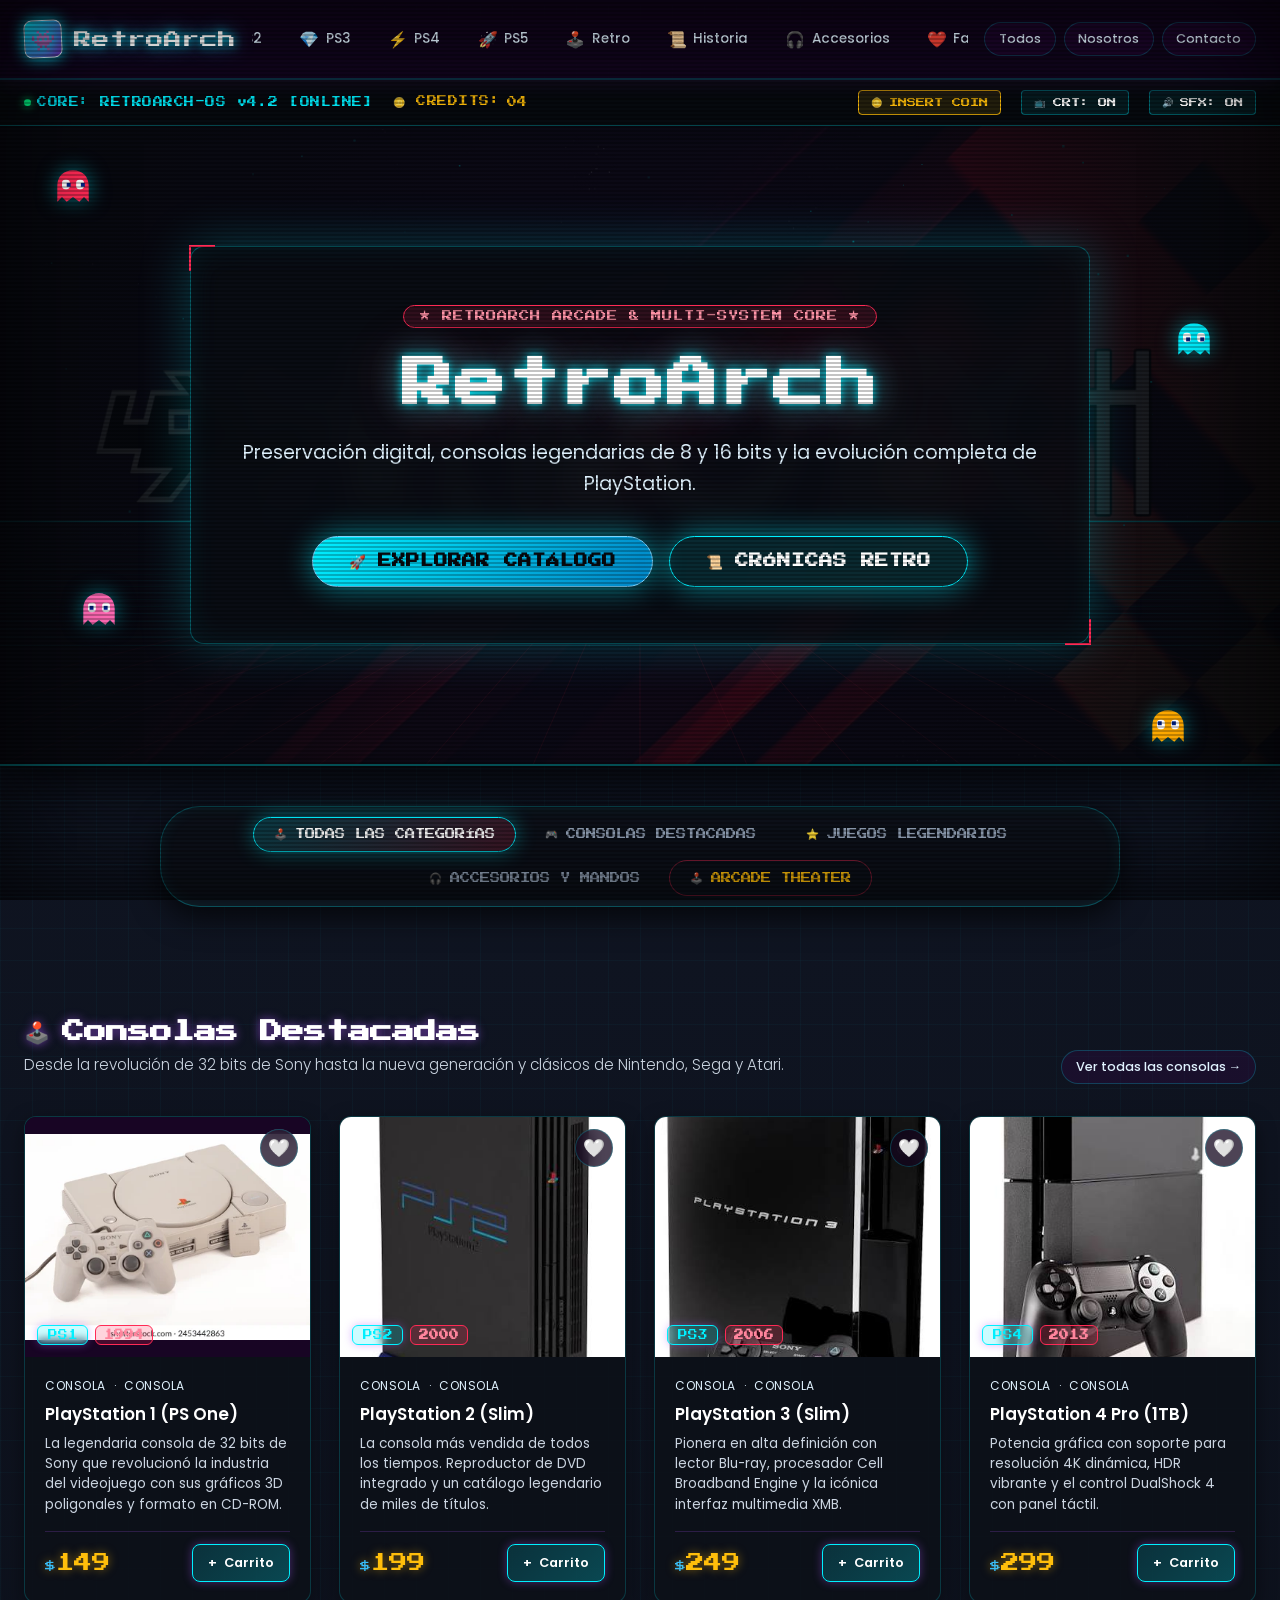
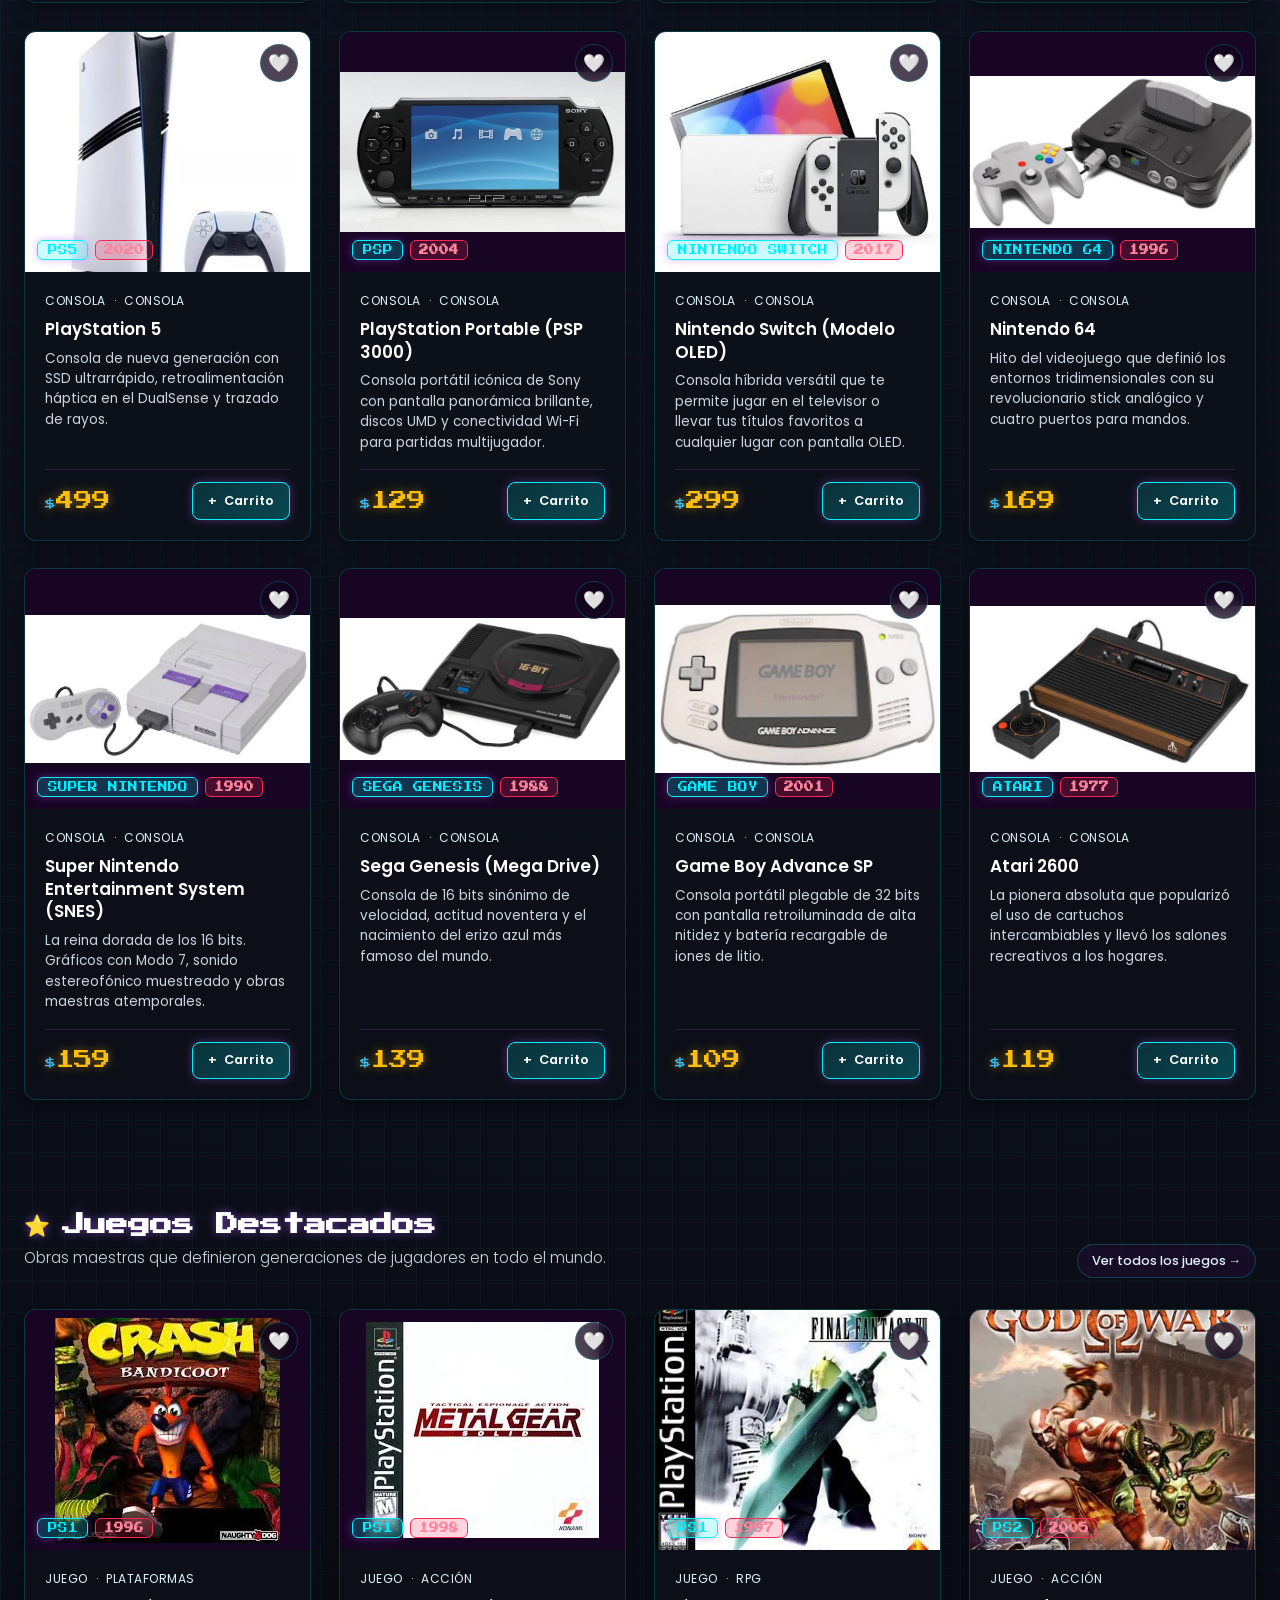
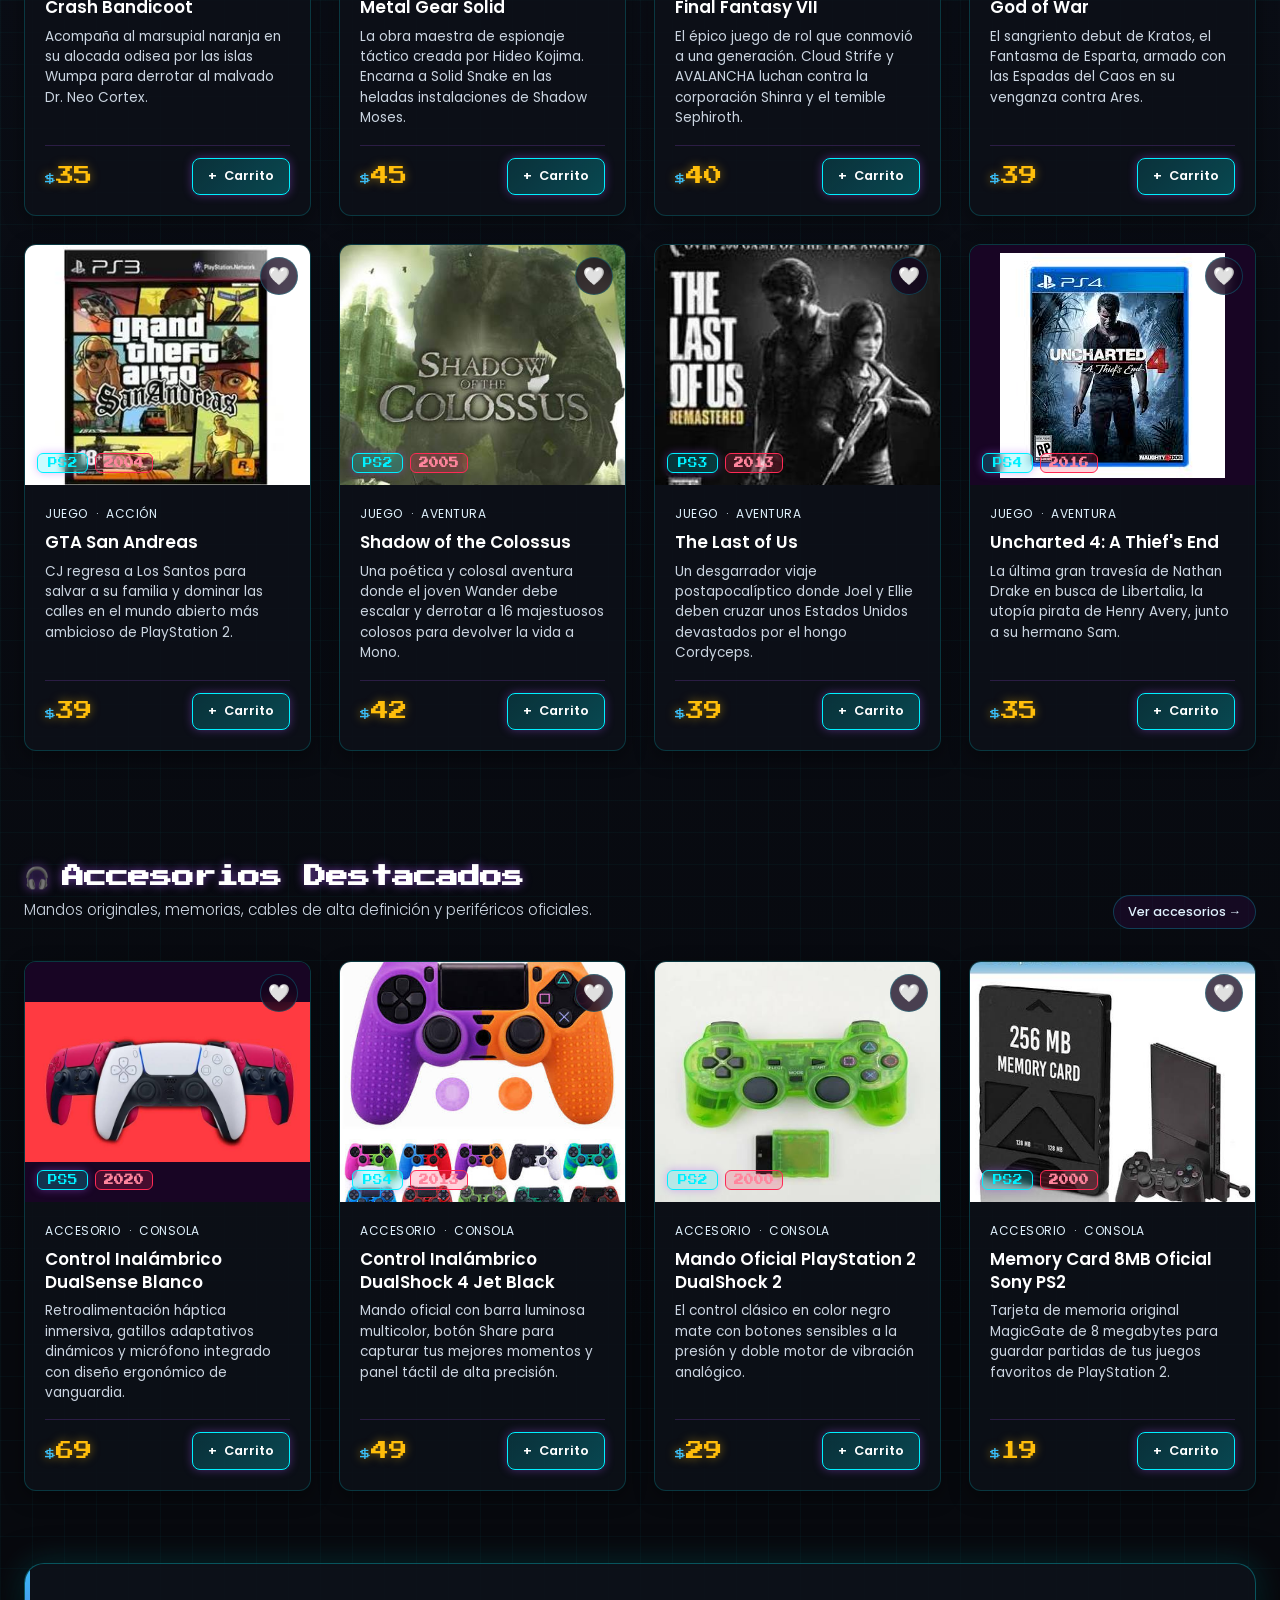
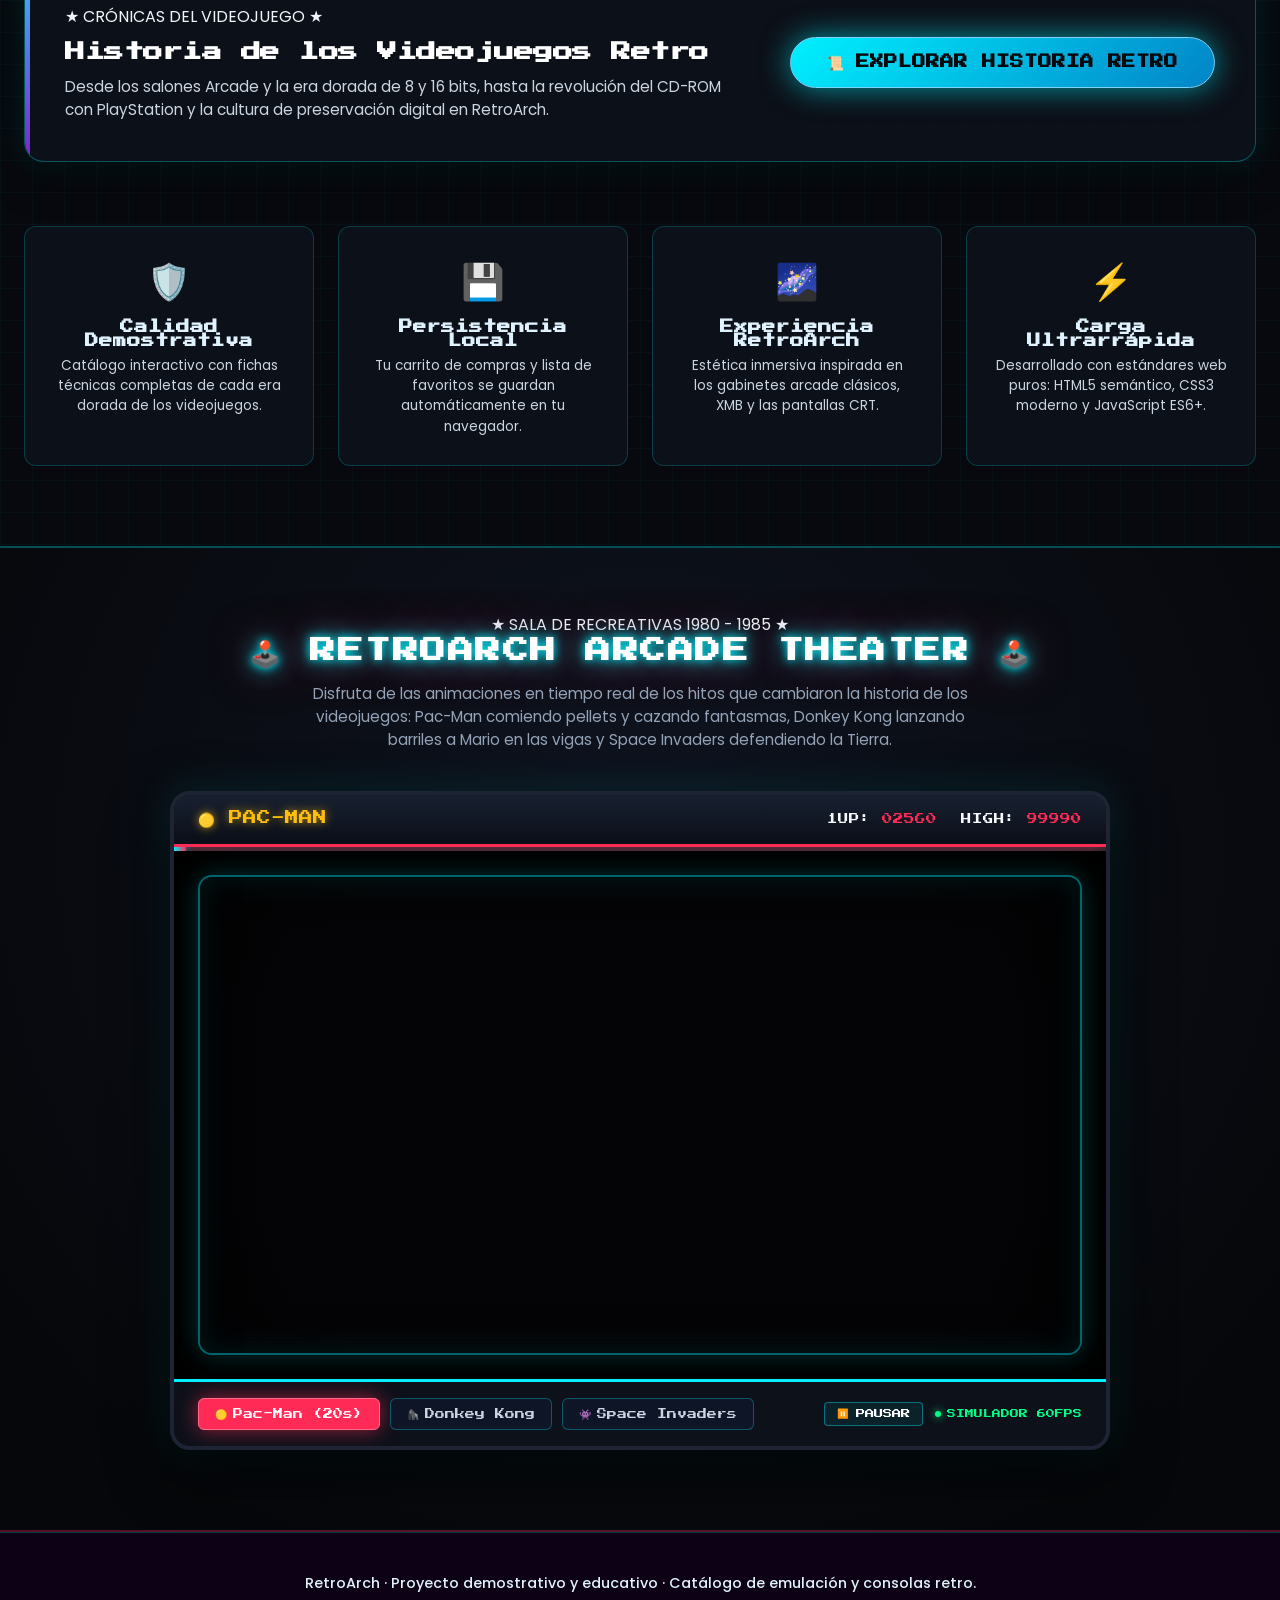
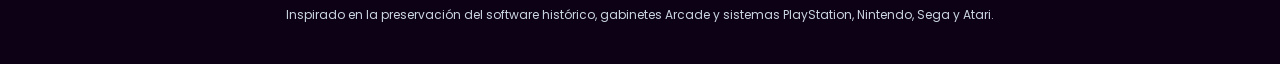
<file: index.html>
<!DOCTYPE html>
<html lang="es">
<head>
  <meta charset="UTF-8">
  <meta name="viewport" content="width=device-width, initial-scale=1.0">
  <title>RetroArch · Tienda Retro y Emulación</title>
  <link rel="stylesheet" href="css/estilos.css">
  <link rel="stylesheet" href="css/retro-cyber.css">
  <link rel="stylesheet" href="css/arcade-theater.css">
</head>
<body>

  <!-- Filtro CRT Scanlines y Viñeteado de TV clásica (Toggleable) -->
  <div class="crt-overlay" id="crt-overlay"></div>
  <div class="crt-vignette"></div>

  <!-- ==========================================
       BARRA DE NAVEGACIÓN SUPERIOR FIJA (XMB PS3)
       ========================================== -->
  <header class="xmb-navbar">
    <div class="nav-inner">
      <!-- Logo RetroArch -->
      <a href="index.html" class="brand-logo">
        <div class="brand-icon">👾</div>
        <span>RetroArch</span>
      </a>

      <!-- Botón Móvil -->
      <button class="mobile-toggle" id="mobile-toggle" aria-label="Abrir Menú">☰</button>

      <!-- Menú Horizontal XMB -->
      <nav class="xmb-menu-wrapper" id="xmb-menu-wrapper">
        <ul class="xmb-nav-list">
          <li><a href="index.html" class="xmb-link active"><span class="link-icon">🏠</span> Inicio</a></li>
          <li><a href="catalogo.html?plataforma=PS1" class="xmb-link"><span class="link-icon">💿</span> PS1</a></li>
          <li><a href="catalogo.html?plataforma=PS2" class="xmb-link"><span class="link-icon">📀</span> PS2</a></li>
          <li><a href="catalogo.html?plataforma=PS3" class="xmb-link"><span class="link-icon">💎</span> PS3</a></li>
          <li><a href="catalogo.html?plataforma=PS4" class="xmb-link"><span class="link-icon">⚡</span> PS4</a></li>
          <li><a href="catalogo.html?plataforma=PS5" class="xmb-link"><span class="link-icon">🚀</span> PS5</a></li>
          <li><a href="catalogo.html?plataforma=Retro" class="xmb-link"><span class="link-icon">🕹️</span> Retro</a></li>
          <li><a href="historia.html" class="xmb-link"><span class="link-icon">📜</span> Historia</a></li>
          <li><a href="catalogo.html?categoria=Accesorio" class="xmb-link"><span class="link-icon">🎧</span> Accesorios</a></li>
          <li>
            <a href="favoritos.html" class="xmb-link">
              <span class="link-icon">❤️</span> Favoritos
              <span id="fav-count" class="badge-count">0</span>
            </a>
          </li>
          <li>
            <a href="carrito.html" class="xmb-link">
              <span class="link-icon">🛒</span> Carrito
              <span id="cart-count" class="badge-count">0</span>
            </a>
          </li>
        </ul>
      </nav>

      <!-- Enlaces Auxiliares a la Derecha -->
      <div class="nav-actions">
        <a href="catalogo.html" class="btn-nav-outline">Todos</a>
        <a href="nosotros.html" class="btn-nav-outline">Nosotros</a>
        <a href="contacto.html" class="btn-nav-outline">Contacto</a>
      </div>
    </div>
  </header>

  <!-- ==========================================
       BARRA HUD RETRO ESTILO REDMAGIC (STATUS, MONEDAS & CRT)
       ========================================== -->
  <div class="retro-hud-bar">
    <div class="hud-group">
      <div class="hud-item">
        <span class="hud-dot"></span>
        <span>CORE: RETROARCH-OS v4.2 [ONLINE]</span>
      </div>
      <div class="hud-item" style="color: var(--arcade-gold);">
        <span>🪙 CREDITS:</span>
        <span id="hud-credits-count">04</span>
      </div>
    </div>
    <div class="hud-group">
      <button class="hud-btn hud-coin-btn" id="hud-btn-coin" title="Insertar Moneda Arcade">
        <span>🪙</span> INSERT COIN
      </button>
      <button class="hud-btn" id="hud-btn-crt" title="Alternar filtro CRT">
        <span>📺</span> CRT: ON
      </button>
      <button class="hud-btn" id="hud-btn-sfx" title="Alternar sonido retro">
        <span>🔊</span> SFX: ON
      </button>
    </div>
  </div>

  <!-- ==========================================
       BANNER PRINCIPAL CINEMÁTICO: VIDEO DE FONDO + CANVAS 3D
       ========================================== -->
  <section class="hero-banner">
    <!-- Video de fondo + Canvas Horizon 3D -->
    <div class="hero-video-container">
      <video class="hero-video-bg" autoplay muted loop playsinline poster="img/banner.jpg">
        <source src="https://assets.mixkit.co/videos/preview/mixkit-retro-video-game-screens-41484-large.mp4" type="video/mp4">
      </video>
      <canvas id="retro-horizon-canvas"></canvas>
      <div class="hero-video-overlay"></div>
    </div>

    <!-- Caja central RedMagic / RetroArch -->
    <div class="hero-banner-card">
      <span class="badge-retro">★ RETROARCH ARCADE & MULTI-SYSTEM CORE ★</span>
      <h1 class="pixel-font">RetroArch</h1>
      <p>Preservación digital, consolas legendarias de 8 y 16 bits y la evolución completa de PlayStation.</p>
      <div style="display: flex; gap: 1rem; justify-content: center; flex-wrap: wrap;">
        <a href="catalogo.html" class="btn-neon">
          <span>🚀</span> Explorar catálogo
        </a>
        <a href="historia.html" class="btn-neon" style="background: rgba(0, 240, 255, 0.12) !important; border: 1px solid var(--arcade-cyan) !important; color: #ffffff !important;">
          <span>📜</span> Crónicas Retro
        </a>
      </div>
    </div>
  </section>

  <!-- ==========================================
       NAVEGADOR DE CATEGORÍAS FLUIDO ESTILO REDMAGIC
       ========================================== -->
  <div class="redmagic-category-nav">
    <button class="category-tab-btn active" data-filter="all">
      <span>🕹️</span> TODAS LAS CATEGORÍAS
    </button>
    <button class="category-tab-btn" data-filter="consolas">
      <span>🎮</span> CONSOLAS DESTACADAS
    </button>
    <button class="category-tab-btn" data-filter="juegos">
      <span>⭐</span> JUEGOS LEGENDARIOS
    </button>
    <button class="category-tab-btn" data-filter="accesorios">
      <span>🎧</span> ACCESORIOS Y MANDOS
    </button>
    <a href="#arcade-theater" class="category-tab-btn" style="border-color: rgba(255, 42, 85, 0.45); color: #ffbe0b;">
      <span>🕹️</span> ARCADE THEATER
    </a>
  </div>

  <!-- ==========================================
       SECCIÓN: CONSOLAS DESTACADAS (12 Consolas)
       ========================================== -->
  <main class="container">
    <section class="section" id="consolas-section">
      <div class="section-header-row">
        <div class="section-header">
          <h2 class="section-title">
            <span class="section-title-icon">🕹️</span> Consolas Destacadas
          </h2>
          <p class="section-subtitle">
            Desde la revolución de 32 bits de Sony hasta la nueva generación y clásicos de Nintendo, Sega y Atari.
          </p>
        </div>
        <a href="catalogo.html?categoria=Consola" class="btn-nav-outline">Ver todas las consolas →</a>
      </div>

      <!-- Tarjetas de PS1, PS2, PS3, PS4, PS5, PSP, Switch, N64, SNES, Genesis, Game Boy y Atari -->
      <div class="product-grid" id="consolas-grid">
        <!-- Renderizado dinámicamente con js/app.js -->
      </div>
    </section>

    <!-- ==========================================
         SECCIÓN: JUEGOS DESTACADOS (8 Títulos)
         ========================================== -->
    <section class="section" id="juegos-section">
      <div class="section-header-row">
        <div class="section-header">
          <h2 class="section-title">
            <span class="section-title-icon">⭐</span> Juegos Destacados
          </h2>
          <p class="section-subtitle">
            Obras maestras que definieron generaciones de jugadores en todo el mundo.
          </p>
        </div>
        <a href="catalogo.html?categoria=Juego" class="btn-nav-outline">Ver todos los juegos →</a>
      </div>

      <div class="product-grid" id="juegos-destacados-grid">
        <!-- Renderizado dinámicamente con js/app.js -->
      </div>
    </section>

    <!-- ==========================================
         SECCIÓN: ACCESORIOS DESTACADOS (4 Productos)
         ========================================== -->
    <section class="section" id="accesorios-section">
      <div class="section-header-row">
        <div class="section-header">
          <h2 class="section-title">
            <span class="section-title-icon">🎧</span> Accesorios Destacados
          </h2>
          <p class="section-subtitle">
            Mandos originales, memorias, cables de alta definición y periféricos oficiales.
          </p>
        </div>
        <a href="catalogo.html?categoria=Accesorio" class="btn-nav-outline">Ver accesorios →</a>
      </div>

      <div class="product-grid" id="accesorios-destacados-grid">
        <!-- Renderizado dinámicamente con js/app.js -->
      </div>
    </section>

    <!-- ==========================================
         SECCIÓN DESTACADA: HISTORIA RETRO
         ========================================== -->
    <section class="section" style="padding-top: 1rem; padding-bottom: 1rem;">
      <div class="history-intro-card" style="margin-bottom: 0;">
        <div style="display: flex; align-items: center; justify-content: space-between; flex-wrap: wrap; gap: 1.5rem;">
          <div>
            <span class="badge-retro">★ CRÓNICAS DEL VIDEOJUEGO ★</span>
            <h2 class="pixel-font" style="font-size: 1.25rem; color: #fff; margin: 0.5rem 0;">
              Historia de los Videojuegos Retro
            </h2>
            <p style="color: var(--text-muted); font-size: 0.95rem; max-width: 680px;">
              Desde los salones Arcade y la era dorada de 8 y 16 bits, hasta la revolución del CD-ROM con PlayStation y la cultura de preservación digital en RetroArch.
            </p>
          </div>
          <a href="historia.html" class="btn-neon">
            <span>📜</span> Explorar Historia Retro
          </a>
        </div>
      </div>
    </section>

    <!-- ==========================================
         SECCIÓN DE VALORES Y CARACTERÍSTICAS
         ========================================== -->
    <section class="section" style="padding-top: 1rem; padding-bottom: 5rem;">
      <div class="features-grid">
        <div class="feature-box">
          <div class="feature-icon">🛡️</div>
          <h3>Calidad Demostrativa</h3>
          <p>Catálogo interactivo con fichas técnicas completas de cada era dorada de los videojuegos.</p>
        </div>
        <div class="feature-box">
          <div class="feature-icon">💾</div>
          <h3>Persistencia Local</h3>
          <p>Tu carrito de compras y lista de favoritos se guardan automáticamente en tu navegador.</p>
        </div>
        <div class="feature-box">
          <div class="feature-icon">🌌</div>
          <h3>Experiencia RetroArch</h3>
          <p>Estética inmersiva inspirada en los gabinetes arcade clásicos, XMB y las pantallas CRT.</p>
        </div>
        <div class="feature-box">
          <div class="feature-icon">⚡</div>
          <h3>Carga Ultrarrápida</h3>
          <p>Desarrollado con estándares web puros: HTML5 semántico, CSS3 moderno y JavaScript ES6+.</p>
        </div>
      </div>
    </section>
  </main>

  <!-- ==========================================
       ZONA ARCADE THEATER: SIMULADOR DE CLÁSICOS EN VIVO
       ========================================== -->
  <section class="arcade-theater-section" id="arcade-theater">
    <div class="container">
      <div class="arcade-marquee-header">
        <span class="badge-retro">★ SALA DE RECREATIVAS 1980 - 1985 ★</span>
        <h2 class="arcade-marquee-title">🕹️ RETROARCH ARCADE THEATER 🕹️</h2>
        <p class="arcade-marquee-sub">
          Disfruta de las animaciones en tiempo real de los hitos que cambiaron la historia de los videojuegos: Pac-Man comiendo pellets y cazando fantasmas, Donkey Kong lanzando barriles a Mario en las vigas y Space Invaders defendiendo la Tierra.
        </p>
      </div>

      <!-- Gabinete Arcade Realista -->
      <div class="arcade-cabinet-wrapper">
        <!-- Marquesina Superior con Marcador -->
        <div class="cabinet-marquee">
          <div class="cabinet-brand" id="cabinet-active-game">
            🟡 PAC-MAN
          </div>
          <div class="cabinet-score-hud">
            <div class="score-hud-item">1UP: <span id="cabinet-1up-score">02540</span></div>
            <div class="score-hud-item">HIGH: <span>99990</span></div>
          </div>
        </div>

        <!-- Barra de Progreso del Ciclo de 20s -->
        <div class="cycle-progress-bar">
          <div class="cycle-progress-fill" id="cycle-progress-fill"></div>
        </div>

        <!-- Pantalla CRT con Scanlines y Cristal Curvado -->
        <div class="cabinet-screen-bezel">
          <div class="arcade-screen-container">
            <canvas id="arcade-theater-canvas"></canvas>
            <div class="arcade-screen-scanlines"></div>
            <div class="arcade-screen-glass"></div>
          </div>
        </div>

        <!-- Panel de Control y Selector de Juegos -->
        <div class="cabinet-control-panel">
          <div class="game-switcher-tabs">
            <button class="game-tab-btn active" data-game-index="0">
              <span>🟡</span> Pac-Man (20s)
            </button>
            <button class="game-tab-btn" data-game-index="1">
              <span>🦍</span> Donkey Kong
            </button>
            <button class="game-tab-btn" data-game-index="2">
              <span>👾</span> Space Invaders
            </button>
          </div>

          <div class="cabinet-meta-controls">
            <button class="hud-btn" id="btn-arcade-pause">
              <span>⏸️</span> PAUSAR
            </button>
            <div class="arcade-status-pill">
              <span class="arcade-status-dot"></span>
              <span>SIMULADOR 60FPS</span>
            </div>
          </div>
        </div>
      </div>
    </div>
  </section>

  <!-- ==========================================
       PIE DE PÁGINA (FOOTER)
       ========================================== -->
  <footer class="site-footer">
    <div class="container">
      <p class="footer-disclaimer">
        RetroArch · Proyecto demostrativo y educativo · Catálogo de emulación y consolas retro.
      </p>
      <p class="footer-sub">
        Inspirado en la preservación del software histórico, gabinetes Arcade y sistemas PlayStation, Nintendo, Sega y Atari.
      </p>
    </div>
  </footer>

  <!-- Contenedor para notificaciones Toast -->
  <div class="toast-container"></div>

  <!-- Scripts -->
  <script src="js/productos.js"></script>
  <script src="js/app.js"></script>
  <script src="js/retro-engine.js"></script>
  <script src="js/arcade-theater.js"></script>
</body>
</html>
</file>
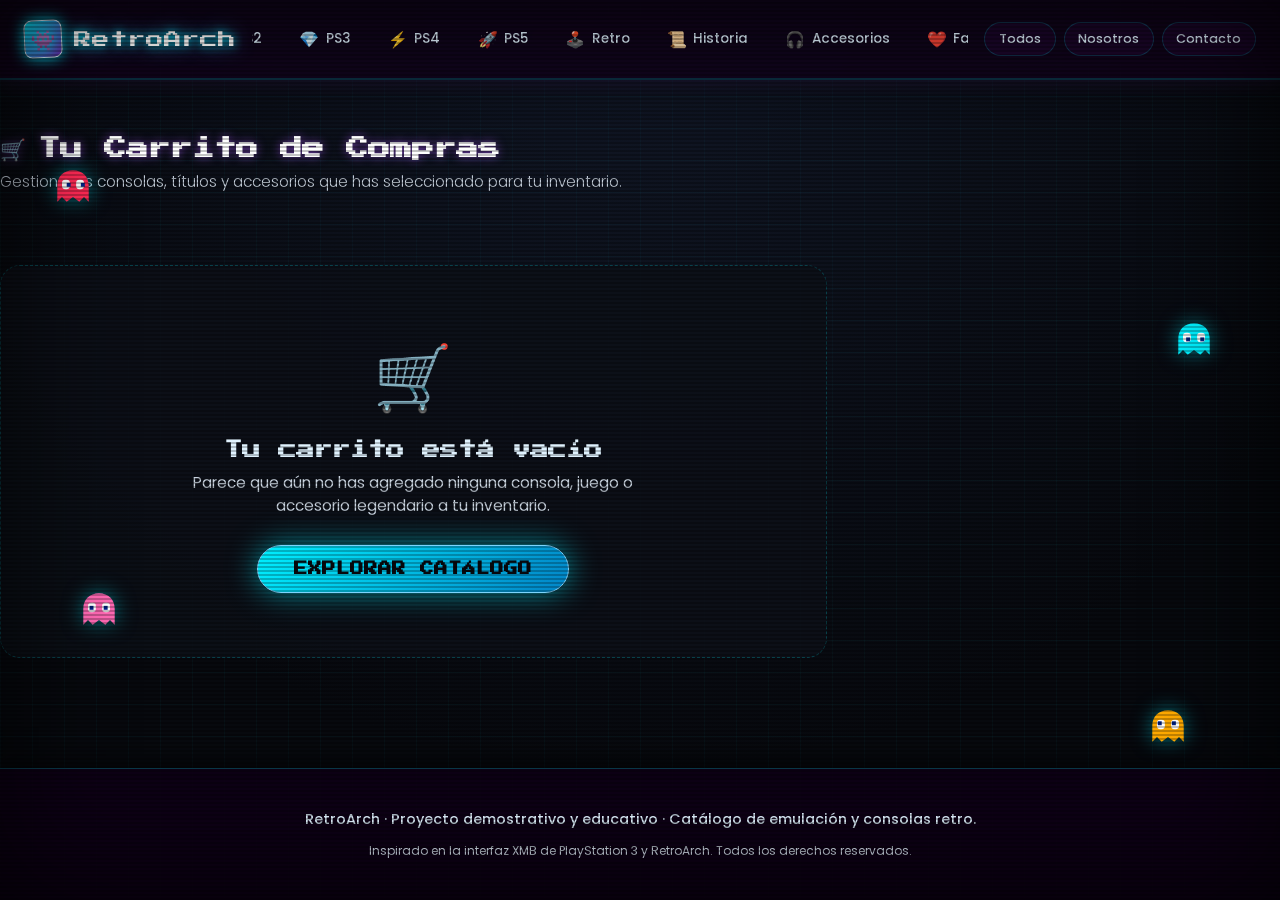
<file: carrito.html>
<!DOCTYPE html>
<html lang="es">
<head>
  <meta charset="UTF-8">
  <meta name="viewport" content="width=device-width, initial-scale=1.0">
  <title>Carrito de Compras · RetroArch</title>
  <link rel="stylesheet" href="css/estilos.css">
  <link rel="stylesheet" href="css/retro-cyber.css">
</head>
<body>

  <!-- Filtro CRT Scanlines y Viñeteado -->
  <div class="crt-overlay" id="crt-overlay"></div>
  <div class="crt-vignette"></div>

  <!-- ==========================================
       BARRA DE NAVEGACIÓN SUPERIOR FIJA (XMB PS3)
       ========================================== -->
  <header class="xmb-navbar">
    <div class="nav-inner">
      <a href="index.html" class="brand-logo">
        <div class="brand-icon">👾</div>
        <span>RetroArch</span>
      </a>

      <button class="mobile-toggle" id="mobile-toggle" aria-label="Abrir Menú">☰</button>

      <nav class="xmb-menu-wrapper" id="xmb-menu-wrapper">
        <ul class="xmb-nav-list">
          <li><a href="index.html" class="xmb-link"><span class="link-icon">🏠</span> Inicio</a></li>
          <li><a href="catalogo.html?plataforma=PS1" class="xmb-link"><span class="link-icon">💿</span> PS1</a></li>
          <li><a href="catalogo.html?plataforma=PS2" class="xmb-link"><span class="link-icon">📀</span> PS2</a></li>
          <li><a href="catalogo.html?plataforma=PS3" class="xmb-link"><span class="link-icon">💎</span> PS3</a></li>
          <li><a href="catalogo.html?plataforma=PS4" class="xmb-link"><span class="link-icon">⚡</span> PS4</a></li>
          <li><a href="catalogo.html?plataforma=PS5" class="xmb-link"><span class="link-icon">🚀</span> PS5</a></li>
          <li><a href="catalogo.html?plataforma=Retro" class="xmb-link"><span class="link-icon">🕹️</span> Retro</a></li>
          <li><a href="historia.html" class="xmb-link"><span class="link-icon">📜</span> Historia</a></li>
          <li><a href="catalogo.html?categoria=Accesorio" class="xmb-link"><span class="link-icon">🎧</span> Accesorios</a></li>
          <li>
            <a href="favoritos.html" class="xmb-link">
              <span class="link-icon">❤️</span> Favoritos
              <span id="fav-count" class="badge-count">0</span>
            </a>
          </li>
          <li>
            <a href="carrito.html" class="xmb-link active">
              <span class="link-icon">🛒</span> Carrito
              <span id="cart-count" class="badge-count">0</span>
            </a>
          </li>
        </ul>
      </nav>

      <div class="nav-actions">
        <a href="catalogo.html" class="btn-nav-outline">Todos</a>
        <a href="nosotros.html" class="btn-nav-outline">Nosotros</a>
        <a href="contacto.html" class="btn-nav-outline">Contacto</a>
      </div>
    </div>
  </header>

  <!-- ==========================================
       VISTA DEL CARRITO DE COMPRAS
       ========================================== -->
  <main class="container section">
    <div class="section-header">
      <h1 class="section-title">
        <span class="section-title-icon">🛒</span> Tu Carrito de Compras
      </h1>
      <p class="section-subtitle">
        Gestiona las consolas, títulos y accesorios que has seleccionado para tu inventario.
      </p>
    </div>

    <div class="cart-layout">
      <!-- Lista de Ítems del Carrito -->
      <div id="cart-items-container" class="cart-items-container">
        <!-- Renderizado dinámicamente por js/carrito.js -->
      </div>

      <!-- Resumen del Pedido -->
      <aside id="cart-summary-box" class="cart-summary-card">
        <h2 class="summary-title">Resumen de la Orden</h2>

        <div class="summary-row">
          <span>Subtotal estimado:</span>
          <strong id="summary-subtotal">$0 USD</strong>
        </div>

        <div class="summary-row">
          <span>Envío demostrativo:</span>
          <strong id="summary-shipping" style="color: #86efac;">GRATIS</strong>
        </div>

        <div class="summary-row">
          <span>Impuestos incluidos:</span>
          <span>$0.00</span>
        </div>

        <div class="summary-row total-row">
          <span>Total:</span>
          <span id="summary-total" class="total-amount">$0 USD</span>
        </div>

        <div class="cart-actions">
          <button id="btn-checkout" class="btn-neon" type="button" style="width: 100%;">
            💳 Finalizar Pedido
          </button>
          <button id="btn-empty-cart" class="btn-neon-secondary btn-reset-filters" type="button" style="width: 100%; margin-top: 0;">
            🗑️ Vaciar Carrito
          </button>
          <a href="catalogo.html" class="btn-nav-outline" style="text-align: center; display: block; margin-top: 0.5rem;">
            ← Seguir Comprando
          </a>
        </div>
      </aside>
    </div>
  </main>

  <!-- ==========================================
       MODAL DE CONFIRMACIÓN DE COMPRA SIMULADA
       ========================================== -->
  <div class="modal-overlay" id="checkout-modal">
    <div class="modal-card">
      <div class="modal-icon">🎉</div>
      <h2 class="modal-title">¡PEDIDO SIMULADO CON ÉXITO!</h2>
      <p class="modal-desc">
        Has completado la compra ficticia de <strong id="checkout-modal-items-count">0</strong> artículos por un monto de <strong id="checkout-modal-total">$0 USD</strong>.
        <br><br>
        <em>Esta es una tienda web demostrativa para un proyecto estudiantil. No se ha realizado ningún cobro real ni envío físico.</em>
      </p>
      <button class="btn-neon" id="btn-close-modal" type="button">
        Entendido / Volver al Inicio
      </button>
    </div>
  </div>

  <!-- ==========================================
       PIE DE PÁGINA (FOOTER)
       ========================================== -->
  <footer class="site-footer">
    <div class="container">
      <p class="footer-disclaimer">
        RetroArch · Proyecto demostrativo y educativo · Catálogo de emulación y consolas retro.
      </p>
      <p class="footer-sub">
        Inspirado en la interfaz XMB de PlayStation 3 y RetroArch. Todos los derechos reservados.
      </p>
    </div>
  </footer>

  <div class="toast-container"></div>

  <!-- Scripts -->
  <script src="js/productos.js"></script>
  <script src="js/app.js"></script>
  <script src="js/carrito.js"></script>
  <script src="js/retro-engine.js"></script>
</body>
</html>
</file>
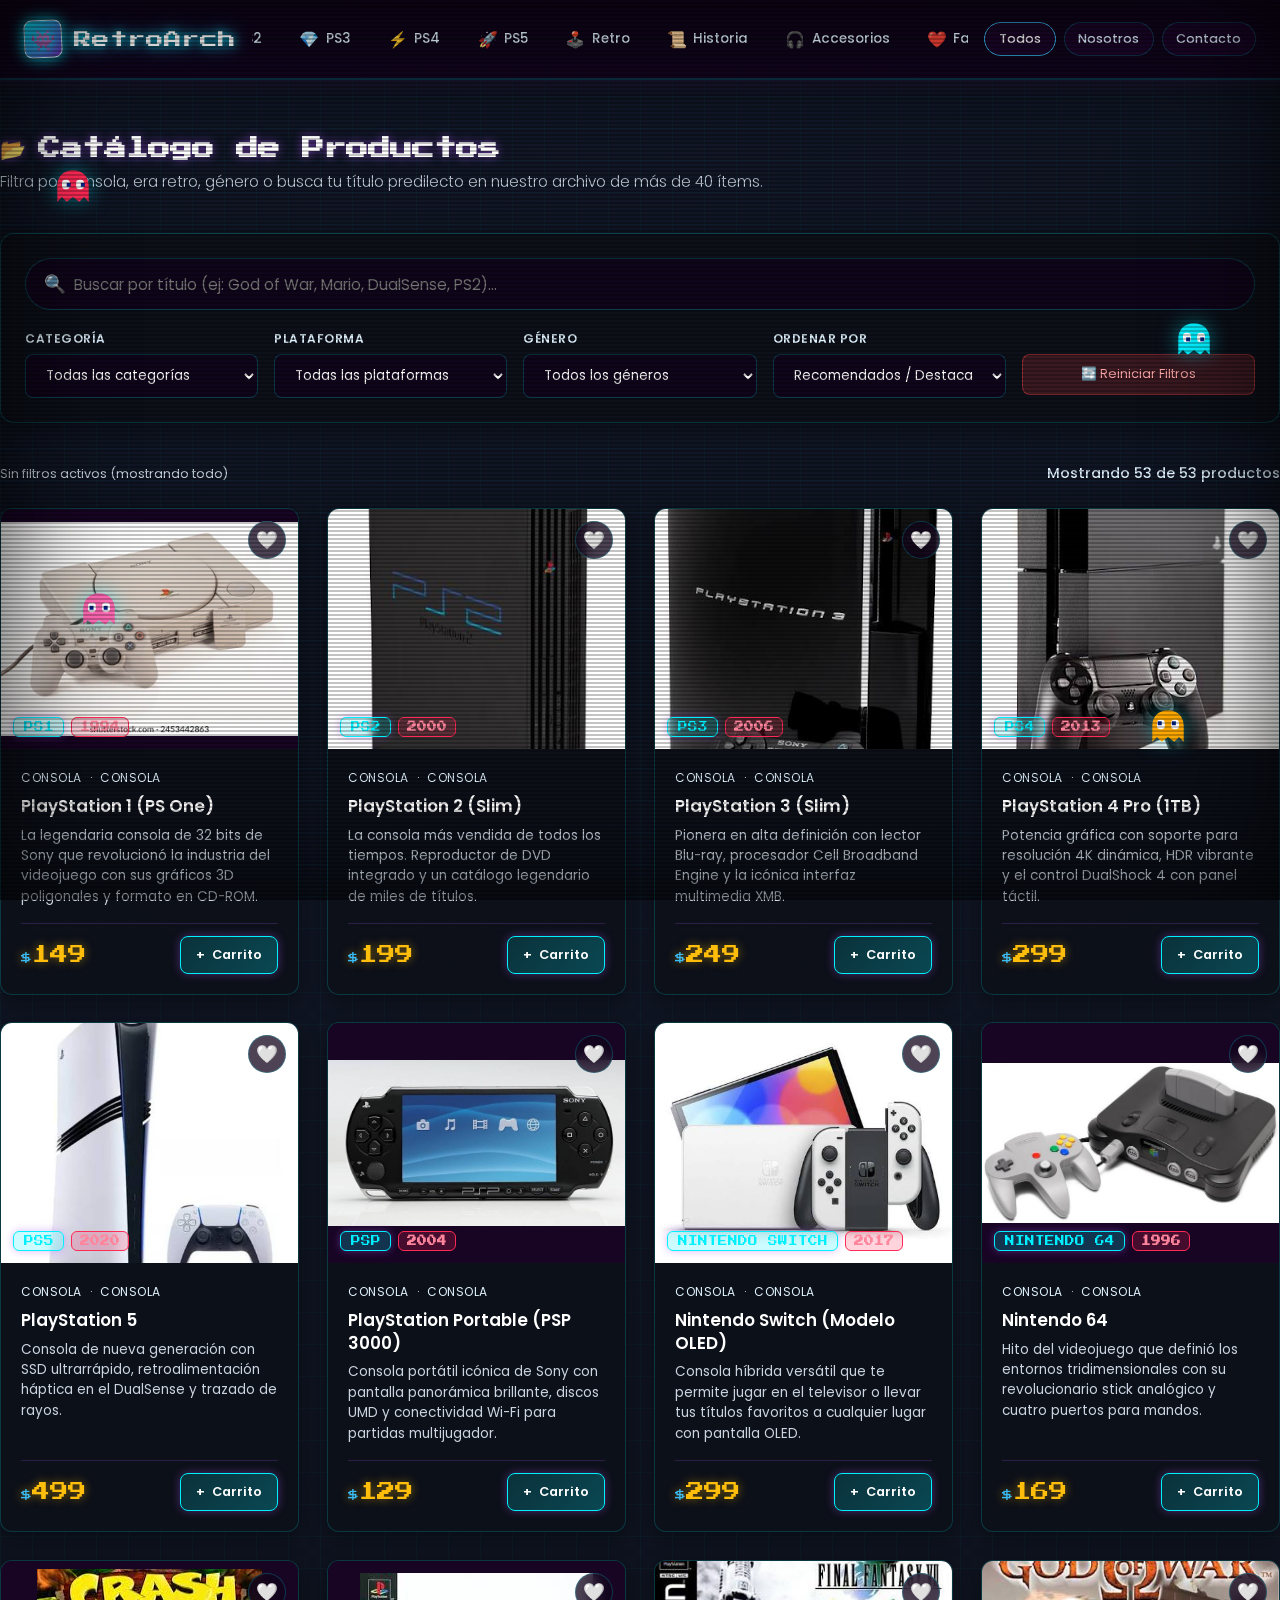
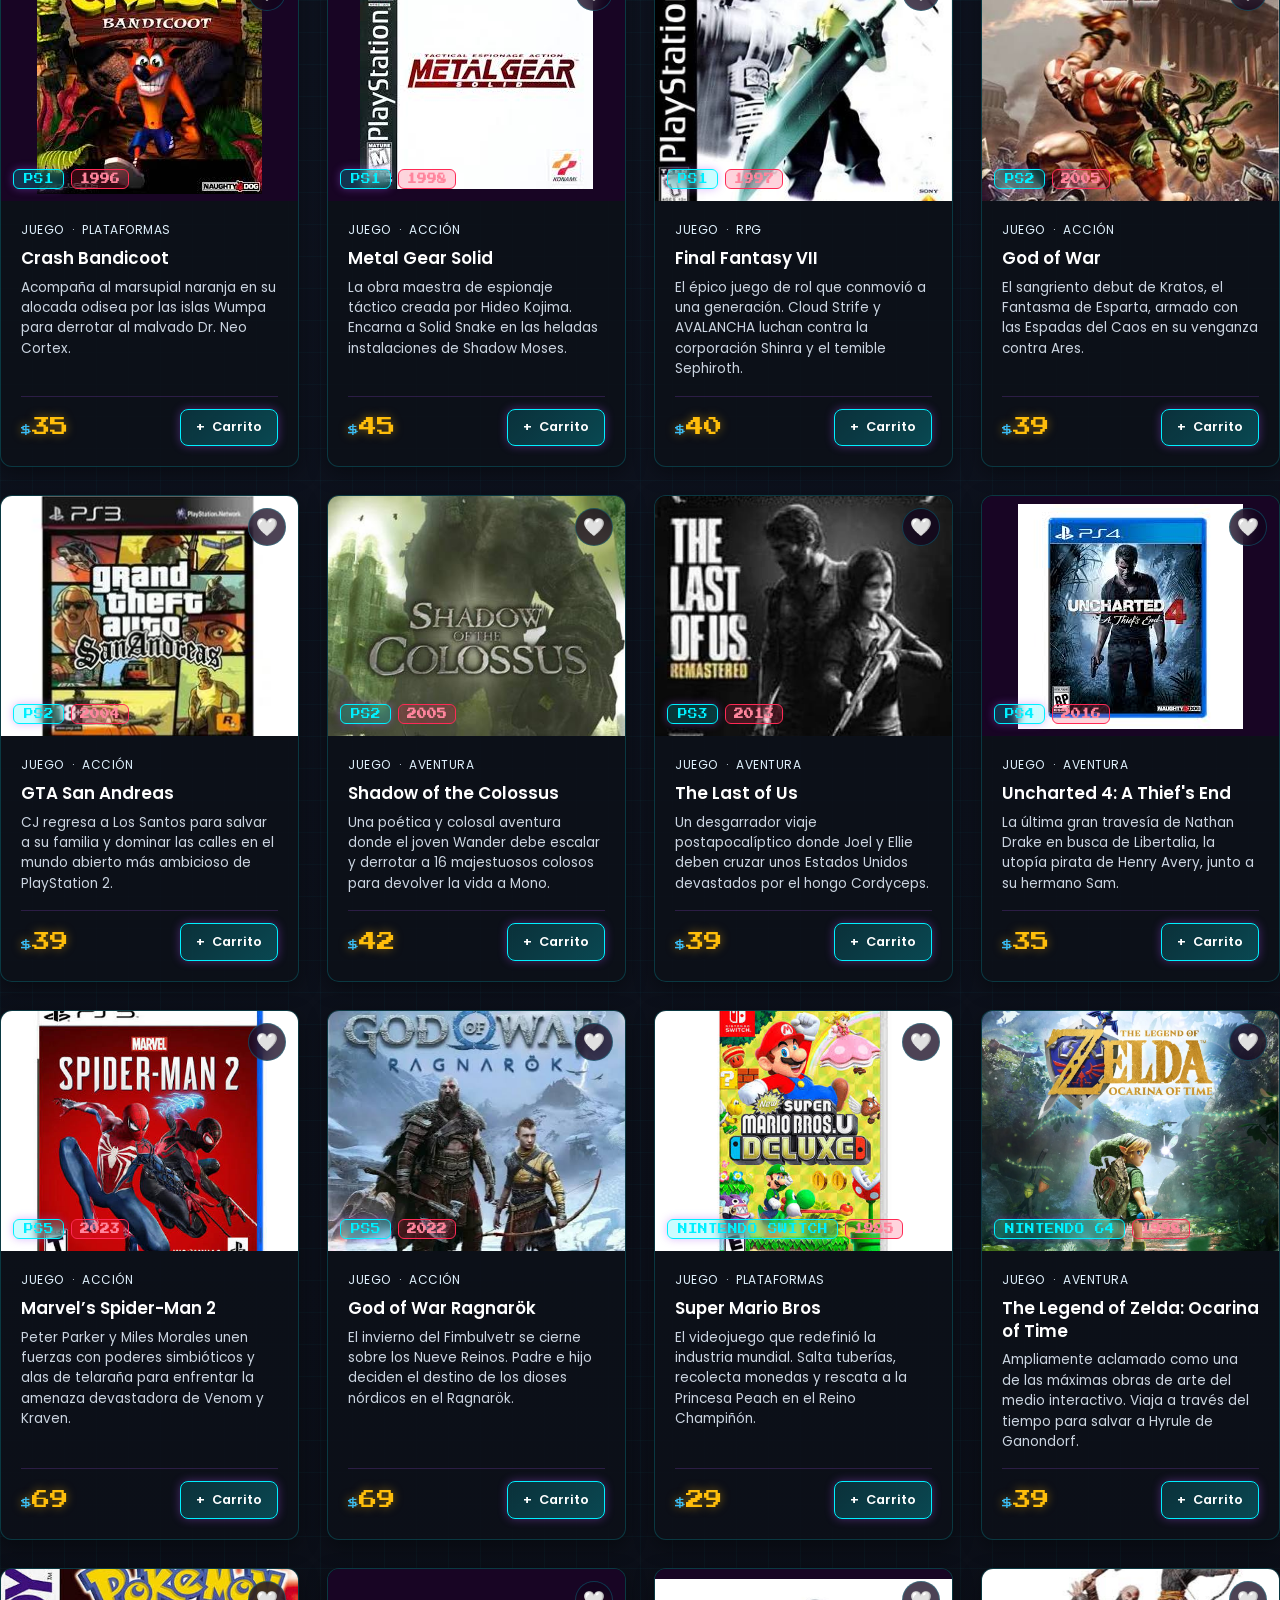
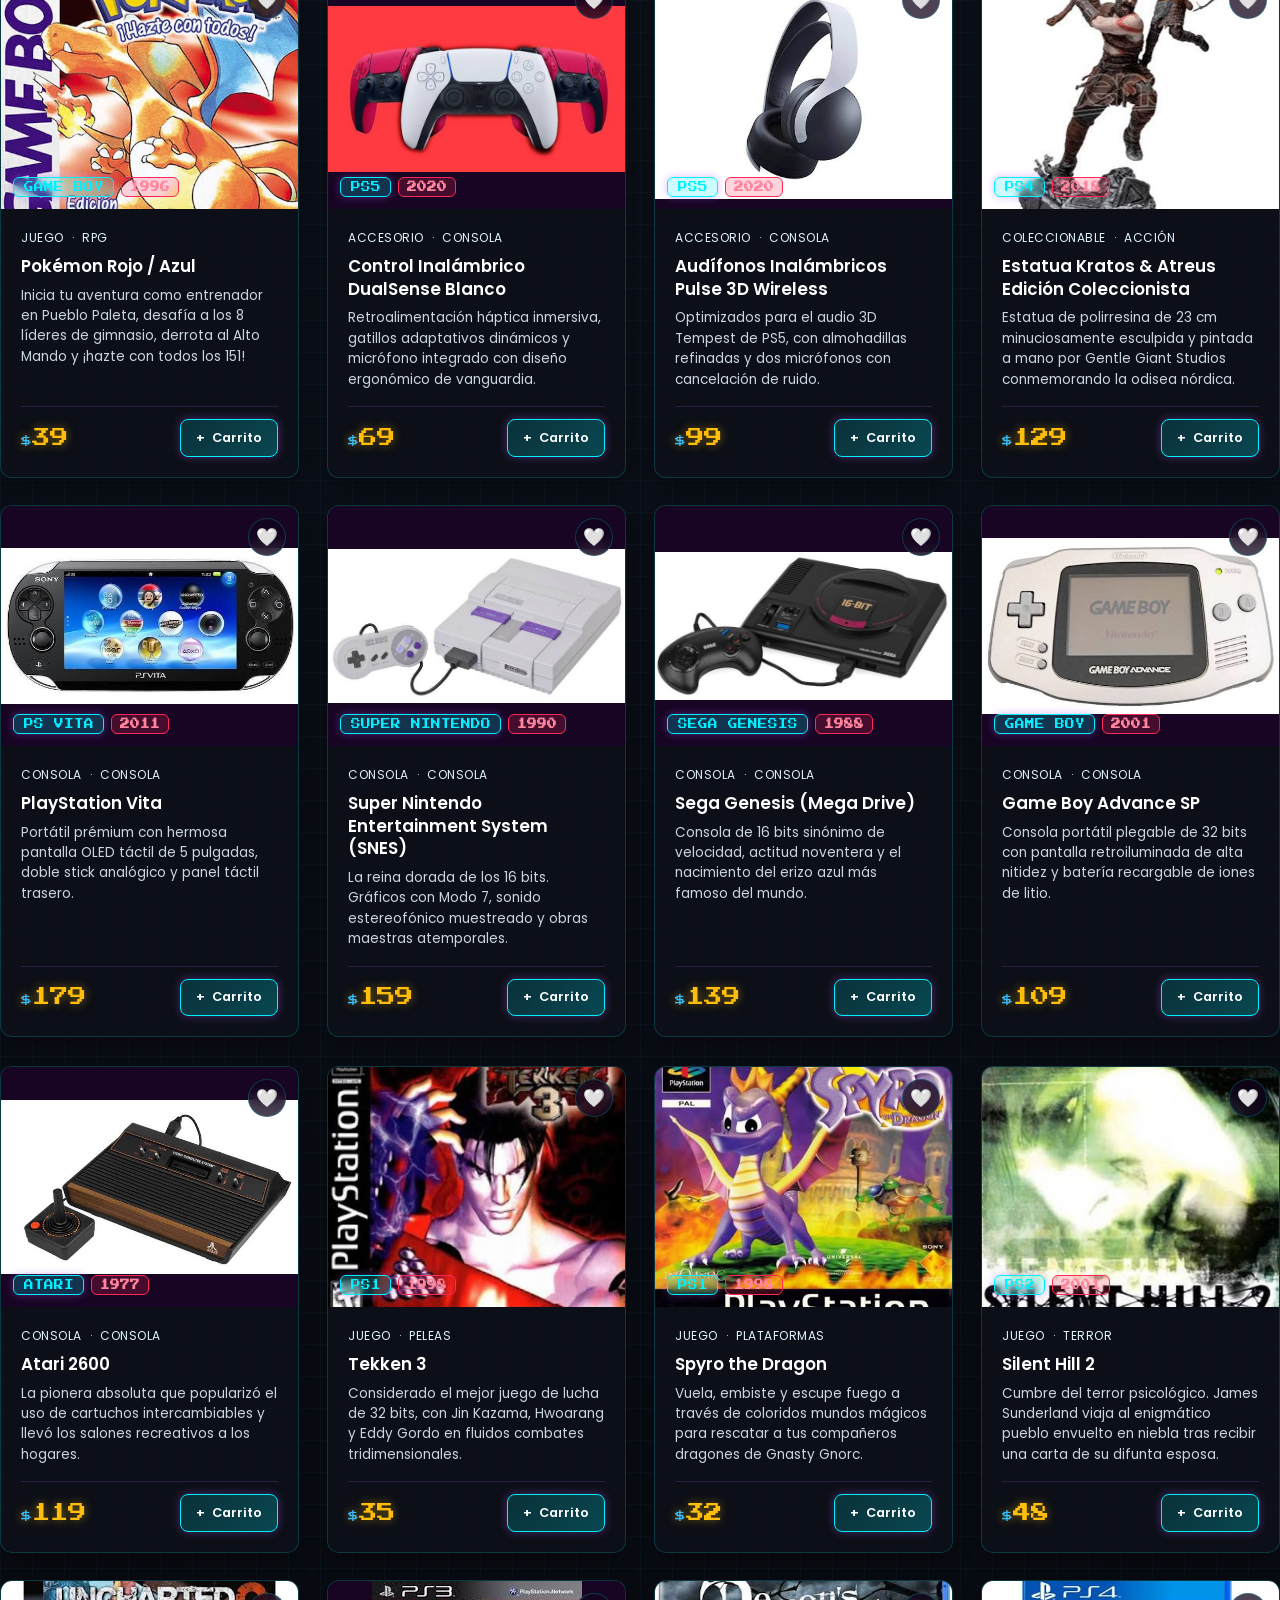
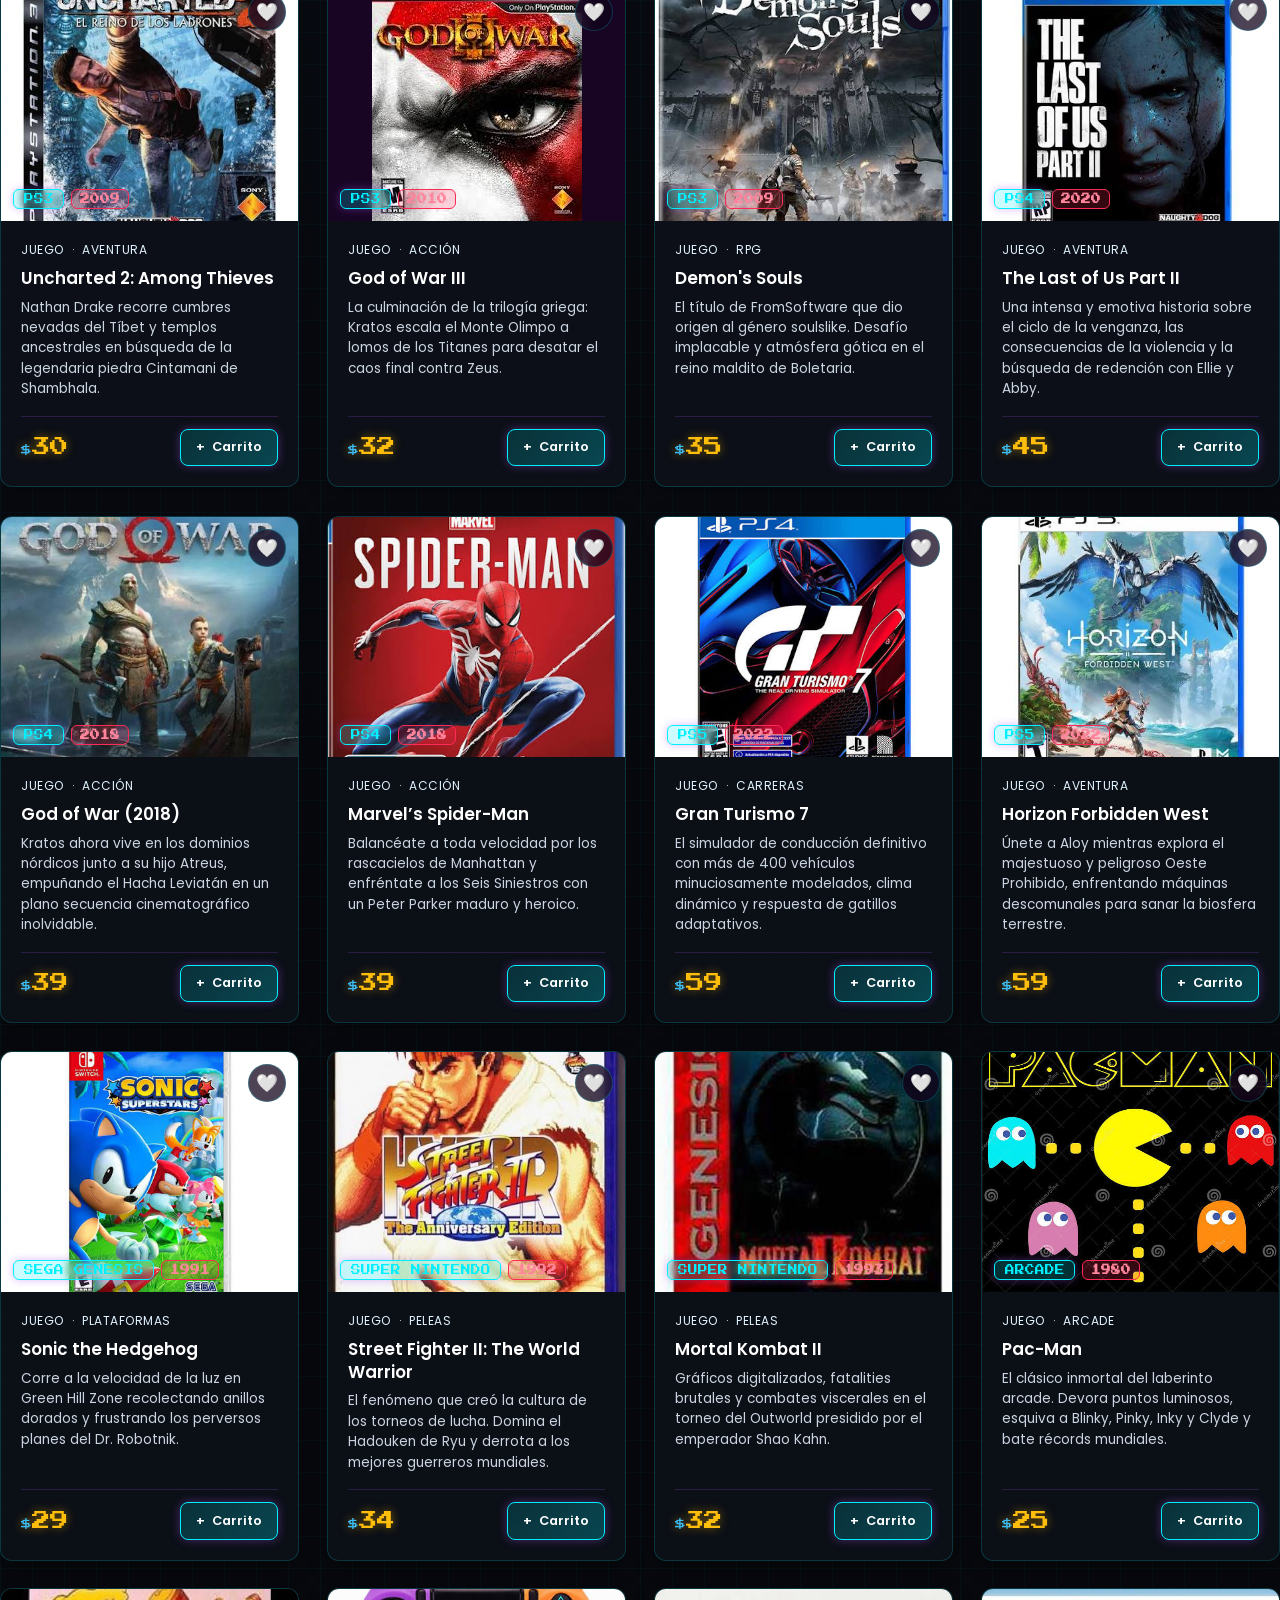
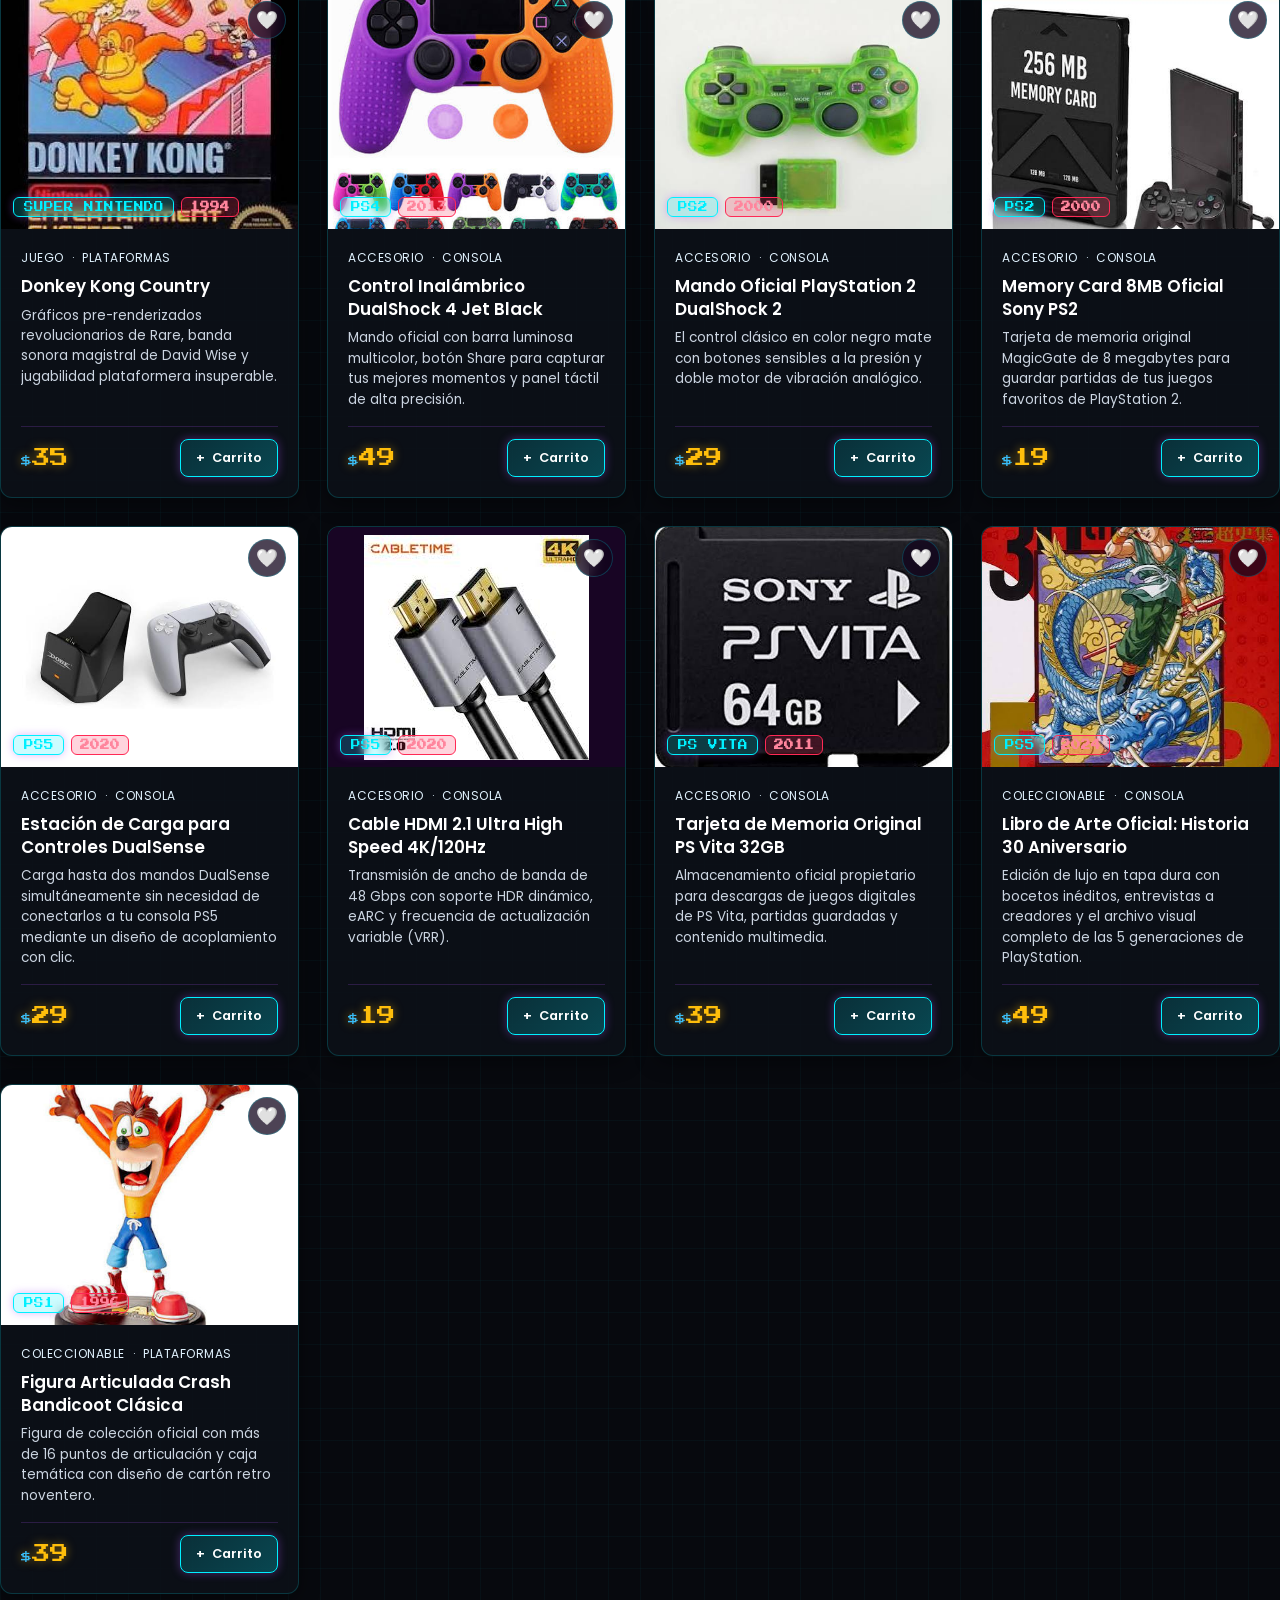
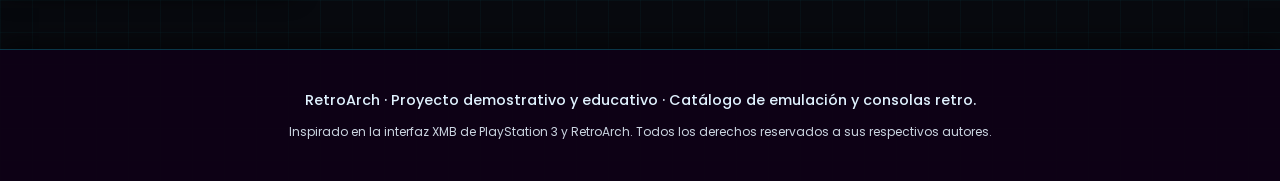
<file: catalogo.html>
<!DOCTYPE html>
<html lang="es">
<head>
  <meta charset="UTF-8">
  <meta name="viewport" content="width=device-width, initial-scale=1.0">
  <title>Catálogo Completo · RetroArch</title>
  <link rel="stylesheet" href="css/estilos.css">
  <link rel="stylesheet" href="css/retro-cyber.css">
</head>
<body>

  <!-- Filtro CRT Scanlines y Viñeteado -->
  <div class="crt-overlay" id="crt-overlay"></div>
  <div class="crt-vignette"></div>

  <!-- ==========================================
       BARRA DE NAVEGACIÓN SUPERIOR FIJA (XMB PS3)
       ========================================== -->
  <header class="xmb-navbar">
    <div class="nav-inner">
      <a href="index.html" class="brand-logo">
        <div class="brand-icon">👾</div>
        <span>RetroArch</span>
      </a>

      <button class="mobile-toggle" id="mobile-toggle" aria-label="Abrir Menú">☰</button>

      <nav class="xmb-menu-wrapper" id="xmb-menu-wrapper">
        <ul class="xmb-nav-list">
          <li><a href="index.html" class="xmb-link"><span class="link-icon">🏠</span> Inicio</a></li>
          <li><a href="catalogo.html?plataforma=PS1" class="xmb-link"><span class="link-icon">💿</span> PS1</a></li>
          <li><a href="catalogo.html?plataforma=PS2" class="xmb-link"><span class="link-icon">📀</span> PS2</a></li>
          <li><a href="catalogo.html?plataforma=PS3" class="xmb-link"><span class="link-icon">💎</span> PS3</a></li>
          <li><a href="catalogo.html?plataforma=PS4" class="xmb-link"><span class="link-icon">⚡</span> PS4</a></li>
          <li><a href="catalogo.html?plataforma=PS5" class="xmb-link"><span class="link-icon">🚀</span> PS5</a></li>
          <li><a href="catalogo.html?plataforma=Retro" class="xmb-link"><span class="link-icon">🕹️</span> Retro</a></li>
          <li><a href="historia.html" class="xmb-link"><span class="link-icon">📜</span> Historia</a></li>
          <li><a href="catalogo.html?categoria=Accesorio" class="xmb-link"><span class="link-icon">🎧</span> Accesorios</a></li>
          <li>
            <a href="favoritos.html" class="xmb-link">
              <span class="link-icon">❤️</span> Favoritos
              <span id="fav-count" class="badge-count">0</span>
            </a>
          </li>
          <li>
            <a href="carrito.html" class="xmb-link">
              <span class="link-icon">🛒</span> Carrito
              <span id="cart-count" class="badge-count">0</span>
            </a>
          </li>
        </ul>
      </nav>

      <div class="nav-actions">
        <a href="catalogo.html" class="btn-nav-outline" style="border-color: var(--neon-glow); color: #fff;">Todos</a>
        <a href="nosotros.html" class="btn-nav-outline">Nosotros</a>
        <a href="contacto.html" class="btn-nav-outline">Contacto</a>
      </div>
    </div>
  </header>

  <!-- ==========================================
       CONTENIDO PRINCIPAL DEL CATÁLOGO
       ========================================== -->
  <main class="container section">
    <div class="section-header">
      <h1 class="section-title">
        <span class="section-title-icon">📂</span> Catálogo de Productos
      </h1>
      <p class="section-subtitle">
        Filtra por consola, era retro, género o busca tu título predilecto en nuestro archivo de más de 40 ítems.
      </p>
    </div>

    <!-- Barra de Herramientas y Filtros -->
    <div class="catalog-toolbar">
      <!-- Buscador en Tiempo Real -->
      <div class="search-box-wrapper">
        <span class="search-icon">🔍</span>
        <input 
          type="text" 
          id="search-input" 
          class="search-input" 
          placeholder="Buscar por título (ej: God of War, Mario, DualSense, PS2)..."
          autocomplete="off"
        >
      </div>

      <!-- Filtros desplegables -->
      <div class="filters-grid">
        <!-- Filtro Categoría -->
        <div class="filter-group">
          <label class="filter-label" for="filter-category">Categoría</label>
          <select id="filter-category" class="filter-select">
            <option value="Todas">Todas las categorías</option>
            <option value="Consola">Consolas</option>
            <option value="Juego">Juegos</option>
            <option value="Accesorio">Accesorios</option>
            <option value="Coleccionable">Coleccionables</option>
          </select>
        </div>

        <!-- Filtro Plataforma -->
        <div class="filter-group">
          <label class="filter-label" for="filter-platform">Plataforma</label>
          <select id="filter-platform" class="filter-select">
            <option value="Todas">Todas las plataformas</option>
            <option value="PS1">PlayStation 1 (PS1)</option>
            <option value="PS2">PlayStation 2 (PS2)</option>
            <option value="PS3">PlayStation 3 (PS3)</option>
            <option value="PS4">PlayStation 4 (PS4)</option>
            <option value="PS5">PlayStation 5 (PS5)</option>
            <option value="PSP">PlayStation Portable (PSP)</option>
            <option value="PS Vita">PlayStation Vita</option>
            <option value="Nintendo Switch">Nintendo Switch</option>
            <option value="Nintendo 64">Nintendo 64</option>
            <option value="Super Nintendo">Super Nintendo (SNES)</option>
            <option value="Sega Genesis">Sega Genesis</option>
            <option value="Game Boy">Game Boy</option>
            <option value="Atari">Atari</option>
            <option value="Arcade">Arcade</option>
          </select>
        </div>

        <!-- Filtro Género -->
        <div class="filter-group">
          <label class="filter-label" for="filter-genre">Género</label>
          <select id="filter-genre" class="filter-select">
            <option value="Todos">Todos los géneros</option>
            <option value="Acción">Acción</option>
            <option value="Aventura">Aventura</option>
            <option value="RPG">RPG</option>
            <option value="Peleas">Peleas</option>
            <option value="Plataformas">Plataformas</option>
            <option value="Carreras">Carreras</option>
            <option value="Terror">Terror</option>
            <option value="Arcade">Arcade</option>
            <option value="Consola">Hardware / Consola</option>
          </select>
        </div>

        <!-- Ordenación -->
        <div class="filter-group">
          <label class="filter-label" for="filter-sort">Ordenar por</label>
          <select id="filter-sort" class="filter-select">
            <option value="defecto">Recomendados / Destacados</option>
            <option value="precio-menor">Precio: Menor a Mayor</option>
            <option value="precio-mayor">Precio: Mayor a Menor</option>
            <option value="nombre-az">Nombre: A - Z</option>
            <option value="anio-desc">Año: Más recientes primero</option>
          </select>
        </div>

        <!-- Botón Reiniciar Filtros -->
        <button id="btn-reset-filters" class="btn-reset-filters" type="button">
          🔄 Reiniciar Filtros
        </button>
      </div>
    </div>

    <!-- Barra de Estado de Filtros -->
    <div class="catalog-status-bar">
      <div id="active-filters-tags"></div>
      <div id="catalog-count" style="font-weight: 500;">Cargando catálogo...</div>
    </div>

    <!-- Rejilla Dinámica de Productos -->
    <div class="product-grid" id="catalog-products-grid">
      <!-- Renderizado por js/catalogo.js -->
    </div>
  </main>

  <!-- ==========================================
       PIE DE PÁGINA (FOOTER)
       ========================================== -->
  <footer class="site-footer">
    <div class="container">
      <p class="footer-disclaimer">
        RetroArch · Proyecto demostrativo y educativo · Catálogo de emulación y consolas retro.
      </p>
      <p class="footer-sub">
        Inspirado en la interfaz XMB de PlayStation 3 y RetroArch. Todos los derechos reservados a sus respectivos autores.
      </p>
    </div>
  </footer>

  <div class="toast-container"></div>

  <!-- Scripts -->
  <script src="js/productos.js"></script>
  <script src="js/app.js"></script>
  <script src="js/catalogo.js"></script>
  <script src="js/retro-engine.js"></script>
</body>
</html>
</file>
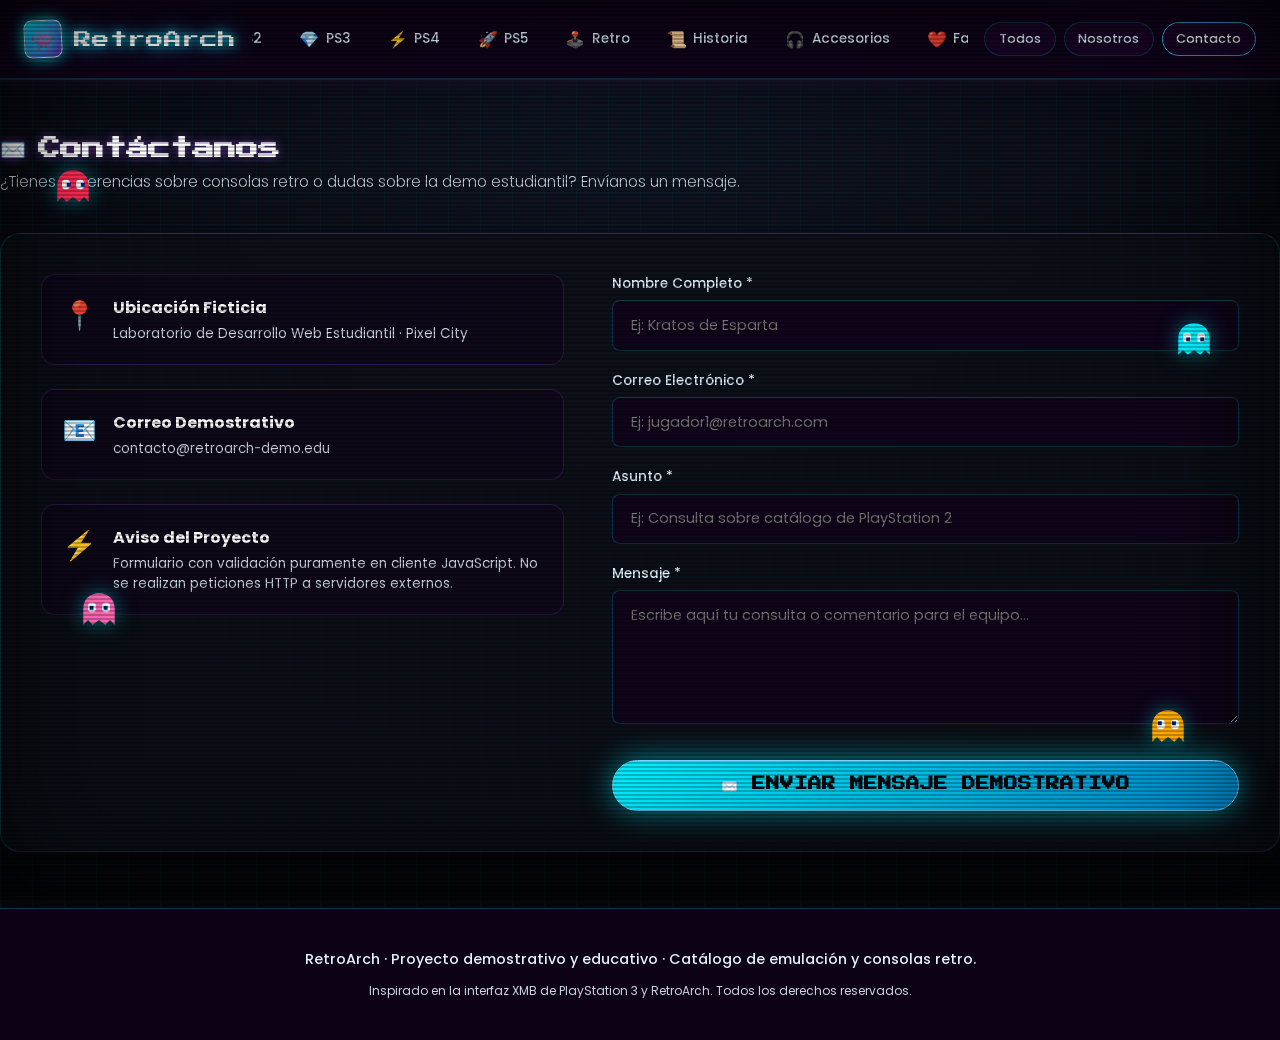
<file: contacto.html>
<!DOCTYPE html>
<html lang="es">
<head>
  <meta charset="UTF-8">
  <meta name="viewport" content="width=device-width, initial-scale=1.0">
  <title>Contacto · RetroArch</title>
  <link rel="stylesheet" href="css/estilos.css">
  <link rel="stylesheet" href="css/retro-cyber.css">
</head>
<body>

  <!-- Filtro CRT Scanlines y Viñeteado -->
  <div class="crt-overlay" id="crt-overlay"></div>
  <div class="crt-vignette"></div>

  <!-- ==========================================
       BARRA DE NAVEGACIÓN SUPERIOR FIJA (XMB PS3)
       ========================================== -->
  <header class="xmb-navbar">
    <div class="nav-inner">
      <a href="index.html" class="brand-logo">
        <div class="brand-icon">👾</div>
        <span>RetroArch</span>
      </a>

      <button class="mobile-toggle" id="mobile-toggle" aria-label="Abrir Menú">☰</button>

      <nav class="xmb-menu-wrapper" id="xmb-menu-wrapper">
        <ul class="xmb-nav-list">
          <li><a href="index.html" class="xmb-link"><span class="link-icon">🏠</span> Inicio</a></li>
          <li><a href="catalogo.html?plataforma=PS1" class="xmb-link"><span class="link-icon">💿</span> PS1</a></li>
          <li><a href="catalogo.html?plataforma=PS2" class="xmb-link"><span class="link-icon">📀</span> PS2</a></li>
          <li><a href="catalogo.html?plataforma=PS3" class="xmb-link"><span class="link-icon">💎</span> PS3</a></li>
          <li><a href="catalogo.html?plataforma=PS4" class="xmb-link"><span class="link-icon">⚡</span> PS4</a></li>
          <li><a href="catalogo.html?plataforma=PS5" class="xmb-link"><span class="link-icon">🚀</span> PS5</a></li>
          <li><a href="catalogo.html?plataforma=Retro" class="xmb-link"><span class="link-icon">🕹️</span> Retro</a></li>
          <li><a href="historia.html" class="xmb-link"><span class="link-icon">📜</span> Historia</a></li>
          <li><a href="catalogo.html?categoria=Accesorio" class="xmb-link"><span class="link-icon">🎧</span> Accesorios</a></li>
          <li>
            <a href="favoritos.html" class="xmb-link">
              <span class="link-icon">❤️</span> Favoritos
              <span id="fav-count" class="badge-count">0</span>
            </a>
          </li>
          <li>
            <a href="carrito.html" class="xmb-link">
              <span class="link-icon">🛒</span> Carrito
              <span id="cart-count" class="badge-count">0</span>
            </a>
          </li>
        </ul>
      </nav>

      <div class="nav-actions">
        <a href="catalogo.html" class="btn-nav-outline">Todos</a>
        <a href="nosotros.html" class="btn-nav-outline">Nosotros</a>
        <a href="contacto.html" class="btn-nav-outline" style="border-color: var(--neon-glow); color: #fff;">Contacto</a>
      </div>
    </div>
  </header>

  <!-- ==========================================
       VISTA DE CONTACTO
       ========================================== -->
  <main class="container section">
    <div class="section-header">
      <h1 class="section-title">
        <span class="section-title-icon">✉️</span> Contáctanos
      </h1>
      <p class="section-subtitle">
        ¿Tienes sugerencias sobre consolas retro o dudas sobre la demo estudiantil? Envíanos un mensaje.
      </p>
    </div>

    <div class="contact-layout">
      <!-- Panel de Información Lateral -->
      <div class="contact-info-panel">
        <div class="contact-card-item">
          <div class="contact-icon">📍</div>
          <div>
            <h3 style="color: #fff; font-size: 1rem; margin-bottom: 0.25rem;">Ubicación Ficticia</h3>
            <p style="color: var(--text-muted); font-size: 0.85rem;">Laboratorio de Desarrollo Web Estudiantil · Pixel City</p>
          </div>
        </div>

        <div class="contact-card-item">
          <div class="contact-icon">📧</div>
          <div>
            <h3 style="color: #fff; font-size: 1rem; margin-bottom: 0.25rem;">Correo Demostrativo</h3>
            <p style="color: var(--text-muted); font-size: 0.85rem;">contacto@retroarch-demo.edu</p>
          </div>
        </div>

        <div class="contact-card-item">
          <div class="contact-icon">⚡</div>
          <div>
            <h3 style="color: #fff; font-size: 1rem; margin-bottom: 0.25rem;">Aviso del Proyecto</h3>
            <p style="color: var(--text-muted); font-size: 0.85rem;">Formulario con validación puramente en cliente JavaScript. No se realizan peticiones HTTP a servidores externos.</p>
          </div>
        </div>
      </div>

      <!-- Formulario de Contacto -->
      <form id="contact-form" novalidate>
        <!-- Nombre -->
        <div class="form-group">
          <label class="form-label" for="nombre">Nombre Completo *</label>
          <input 
            type="text" 
            id="nombre" 
            class="form-control" 
            placeholder="Ej: Kratos de Esparta"
            required
          >
          <span class="error-message" id="error-nombre"></span>
        </div>

        <!-- Correo Electrónico -->
        <div class="form-group">
          <label class="form-label" for="email">Correo Electrónico *</label>
          <input 
            type="email" 
            id="email" 
            class="form-control" 
            placeholder="Ej: jugador1@retroarch.com"
            required
          >
          <span class="error-message" id="error-email"></span>
        </div>

        <!-- Asunto -->
        <div class="form-group">
          <label class="form-label" for="asunto">Asunto *</label>
          <input 
            type="text" 
            id="asunto" 
            class="form-control" 
            placeholder="Ej: Consulta sobre catálogo de PlayStation 2"
            required
          >
          <span class="error-message" id="error-asunto"></span>
        </div>

        <!-- Mensaje -->
        <div class="form-group">
          <label class="form-label" for="mensaje">Mensaje *</label>
          <textarea 
            id="mensaje" 
            rows="5" 
            class="form-control" 
            placeholder="Escribe aquí tu consulta o comentario para el equipo..."
            required
          ></textarea>
          <span class="error-message" id="error-mensaje"></span>
        </div>

        <button type="submit" class="btn-neon" style="width: 100%; margin-top: 1rem;">
          ✉️ Enviar Mensaje Demostrativo
        </button>
      </form>
    </div>
  </main>

  <!-- ==========================================
       MODAL DE CONFIRMACIÓN DE ENVÍO
       ========================================== -->
  <div class="modal-overlay" id="contact-success-modal">
    <div class="modal-card">
      <div class="modal-icon">📬</div>
      <h2 class="modal-title">¡MENSAJE ENVIADO!</h2>
      <p class="modal-desc">
        Gracias, <strong id="contact-modal-sender">Jugador</strong>. Hemos recibido tu mensaje en la simulación de contacto.
        <br><br>
        <em>(Nota académica: Esta es una demostración en frontend puro; ningún dato personal ha sido transmitido por internet).</em>
      </p>
      <button class="btn-neon" id="btn-close-contact-modal" type="button">
        Aceptar
      </button>
    </div>
  </div>

  <!-- ==========================================
       PIE DE PÁGINA (FOOTER)
       ========================================== -->
  <footer class="site-footer">
    <div class="container">
      <p class="footer-disclaimer">
        RetroArch · Proyecto demostrativo y educativo · Catálogo de emulación y consolas retro.
      </p>
      <p class="footer-sub">
        Inspirado en la interfaz XMB de PlayStation 3 y RetroArch. Todos los derechos reservados.
      </p>
    </div>
  </footer>

  <div class="toast-container"></div>

  <!-- Scripts -->
  <script src="js/productos.js"></script>
  <script src="js/app.js"></script>
  <script src="js/contacto.js"></script>
  <script src="js/retro-engine.js"></script>
</body>
</html>
</file>
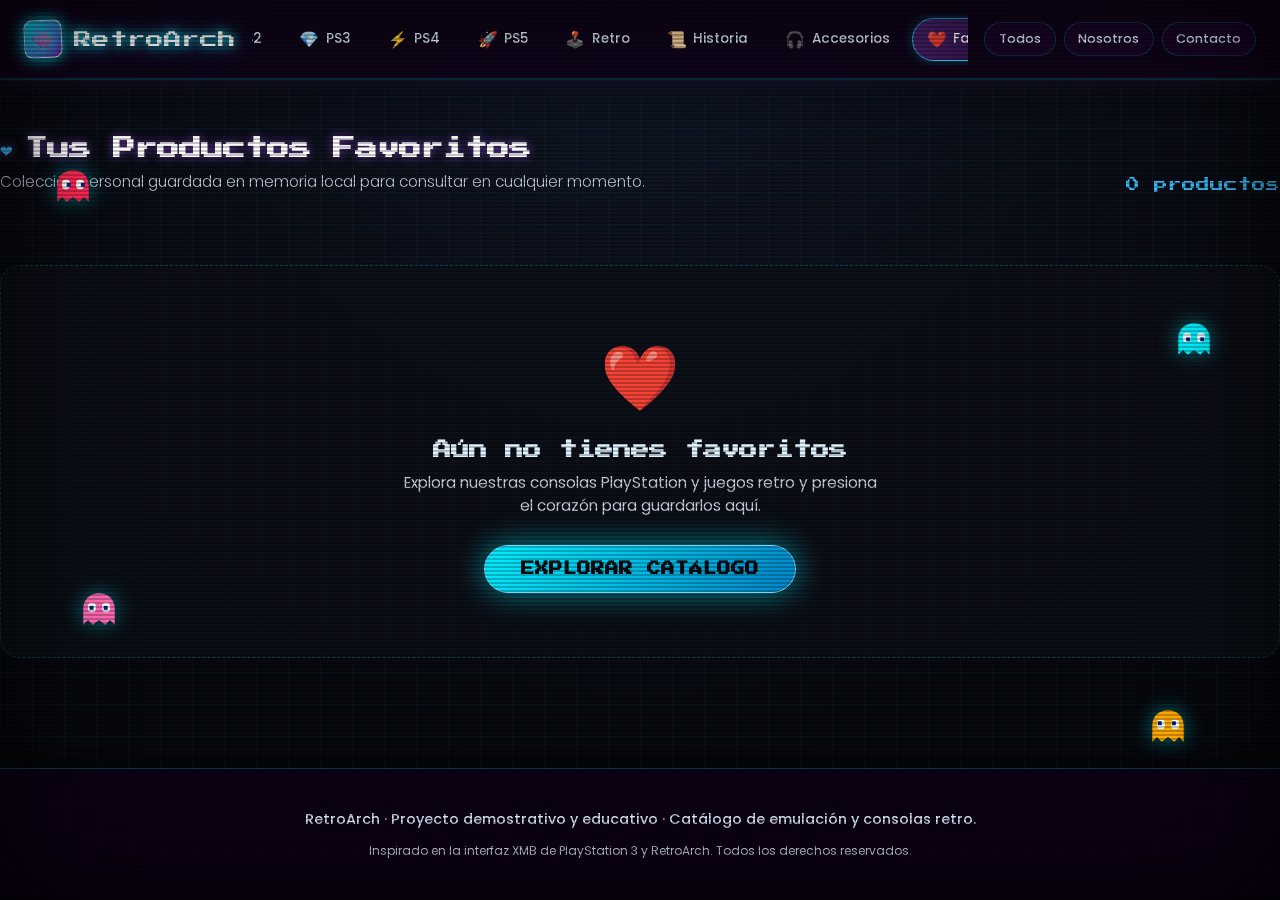
<file: favoritos.html>
<!DOCTYPE html>
<html lang="es">
<head>
  <meta charset="UTF-8">
  <meta name="viewport" content="width=device-width, initial-scale=1.0">
  <title>Mis Favoritos · RetroArch</title>
  <link rel="stylesheet" href="css/estilos.css">
  <link rel="stylesheet" href="css/retro-cyber.css">
</head>
<body>

  <!-- Filtro CRT Scanlines y Viñeteado -->
  <div class="crt-overlay" id="crt-overlay"></div>
  <div class="crt-vignette"></div>

  <!-- ==========================================
       BARRA DE NAVEGACIÓN SUPERIOR FIJA (XMB PS3)
       ========================================== -->
  <header class="xmb-navbar">
    <div class="nav-inner">
      <a href="index.html" class="brand-logo">
        <div class="brand-icon">👾</div>
        <span>RetroArch</span>
      </a>

      <button class="mobile-toggle" id="mobile-toggle" aria-label="Abrir Menú">☰</button>

      <nav class="xmb-menu-wrapper" id="xmb-menu-wrapper">
        <ul class="xmb-nav-list">
          <li><a href="index.html" class="xmb-link"><span class="link-icon">🏠</span> Inicio</a></li>
          <li><a href="catalogo.html?plataforma=PS1" class="xmb-link"><span class="link-icon">💿</span> PS1</a></li>
          <li><a href="catalogo.html?plataforma=PS2" class="xmb-link"><span class="link-icon">📀</span> PS2</a></li>
          <li><a href="catalogo.html?plataforma=PS3" class="xmb-link"><span class="link-icon">💎</span> PS3</a></li>
          <li><a href="catalogo.html?plataforma=PS4" class="xmb-link"><span class="link-icon">⚡</span> PS4</a></li>
          <li><a href="catalogo.html?plataforma=PS5" class="xmb-link"><span class="link-icon">🚀</span> PS5</a></li>
          <li><a href="catalogo.html?plataforma=Retro" class="xmb-link"><span class="link-icon">🕹️</span> Retro</a></li>
          <li><a href="historia.html" class="xmb-link"><span class="link-icon">📜</span> Historia</a></li>
          <li><a href="catalogo.html?categoria=Accesorio" class="xmb-link"><span class="link-icon">🎧</span> Accesorios</a></li>
          <li>
            <a href="favoritos.html" class="xmb-link active">
              <span class="link-icon">❤️</span> Favoritos
              <span id="fav-count" class="badge-count">0</span>
            </a>
          </li>
          <li>
            <a href="carrito.html" class="xmb-link">
              <span class="link-icon">🛒</span> Carrito
              <span id="cart-count" class="badge-count">0</span>
            </a>
          </li>
        </ul>
      </nav>

      <div class="nav-actions">
        <a href="catalogo.html" class="btn-nav-outline">Todos</a>
        <a href="nosotros.html" class="btn-nav-outline">Nosotros</a>
        <a href="contacto.html" class="btn-nav-outline">Contacto</a>
      </div>
    </div>
  </header>

  <!-- ==========================================
       VISTA DE FAVORITOS
       ========================================== -->
  <main class="container section">
    <div class="section-header-row">
      <div class="section-header">
        <h1 class="section-title">
          <span class="section-title-icon">❤️</span> Tus Productos Favoritos
        </h1>
        <p class="section-subtitle">
          Colección personal guardada en memoria local para consultar en cualquier momento.
        </p>
      </div>
      <div id="favoritos-count" style="font-family: var(--font-retro); font-size: 0.85rem; color: var(--neon-glow);">
        0 productos
      </div>
    </div>

    <!-- Rejilla de Favoritos renderizada por js/favoritos.js -->
    <div class="product-grid" id="favoritos-grid">
      <!-- Renderizado dinámicamente -->
    </div>
  </main>

  <!-- ==========================================
       PIE DE PÁGINA (FOOTER)
       ========================================== -->
  <footer class="site-footer">
    <div class="container">
      <p class="footer-disclaimer">
        RetroArch · Proyecto demostrativo y educativo · Catálogo de emulación y consolas retro.
      </p>
      <p class="footer-sub">
        Inspirado en la interfaz XMB de PlayStation 3 y RetroArch. Todos los derechos reservados.
      </p>
    </div>
  </footer>

  <div class="toast-container"></div>

  <!-- Scripts -->
  <script src="js/productos.js"></script>
  <script src="js/app.js"></script>
  <script src="js/favoritos.js"></script>
  <script src="js/retro-engine.js"></script>
</body>
</html>
</file>
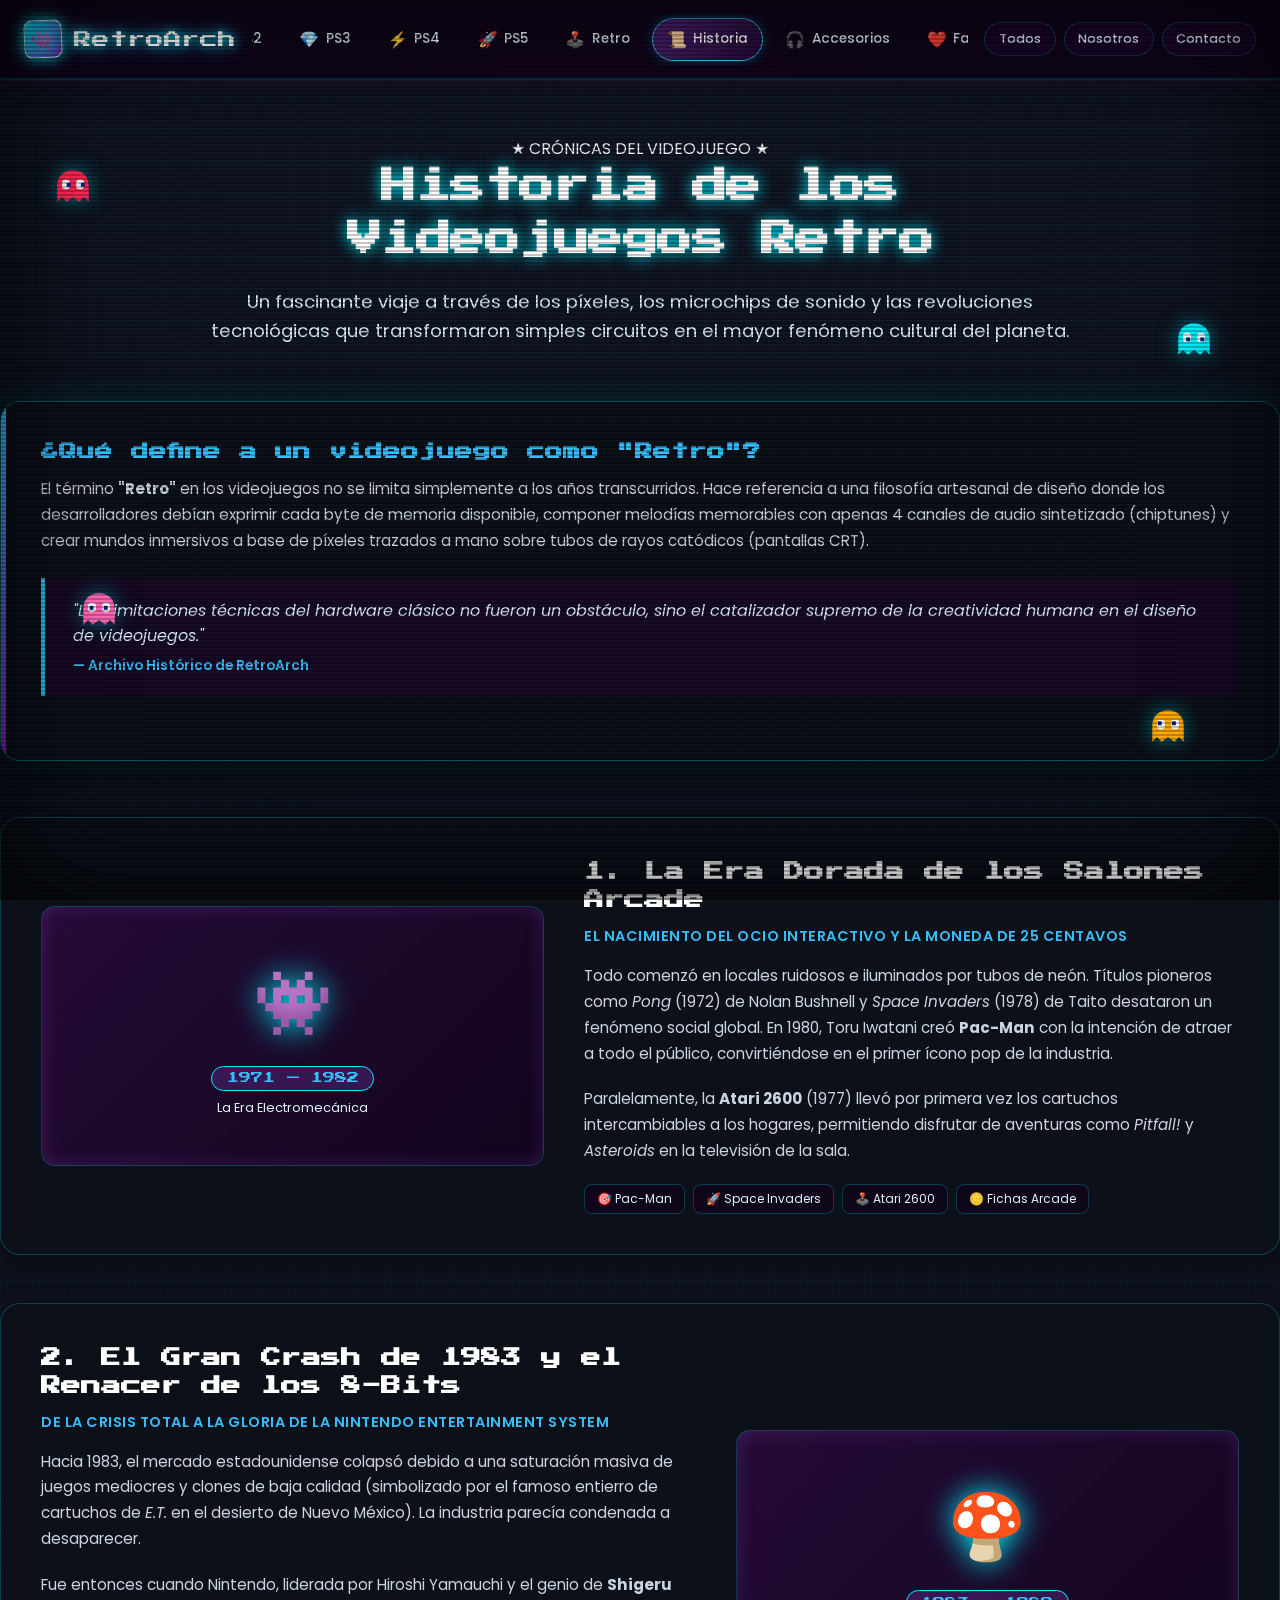
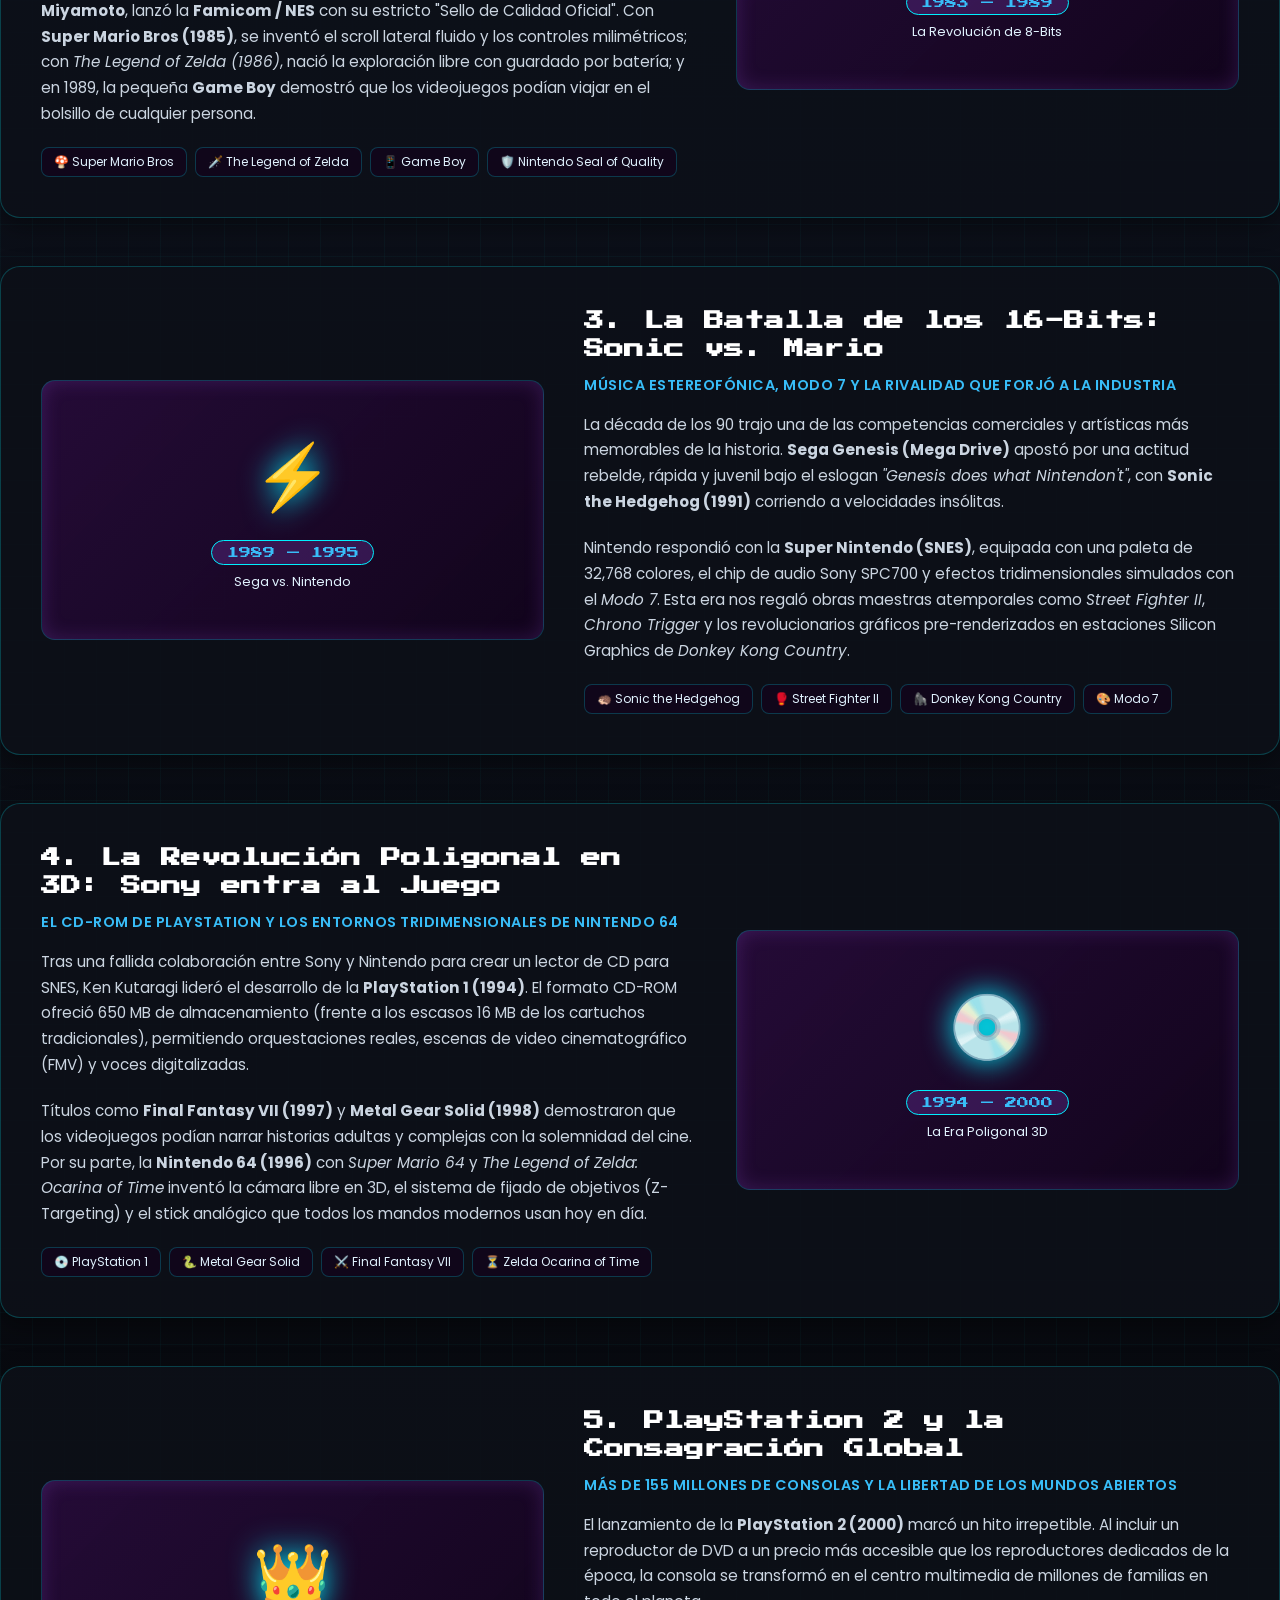
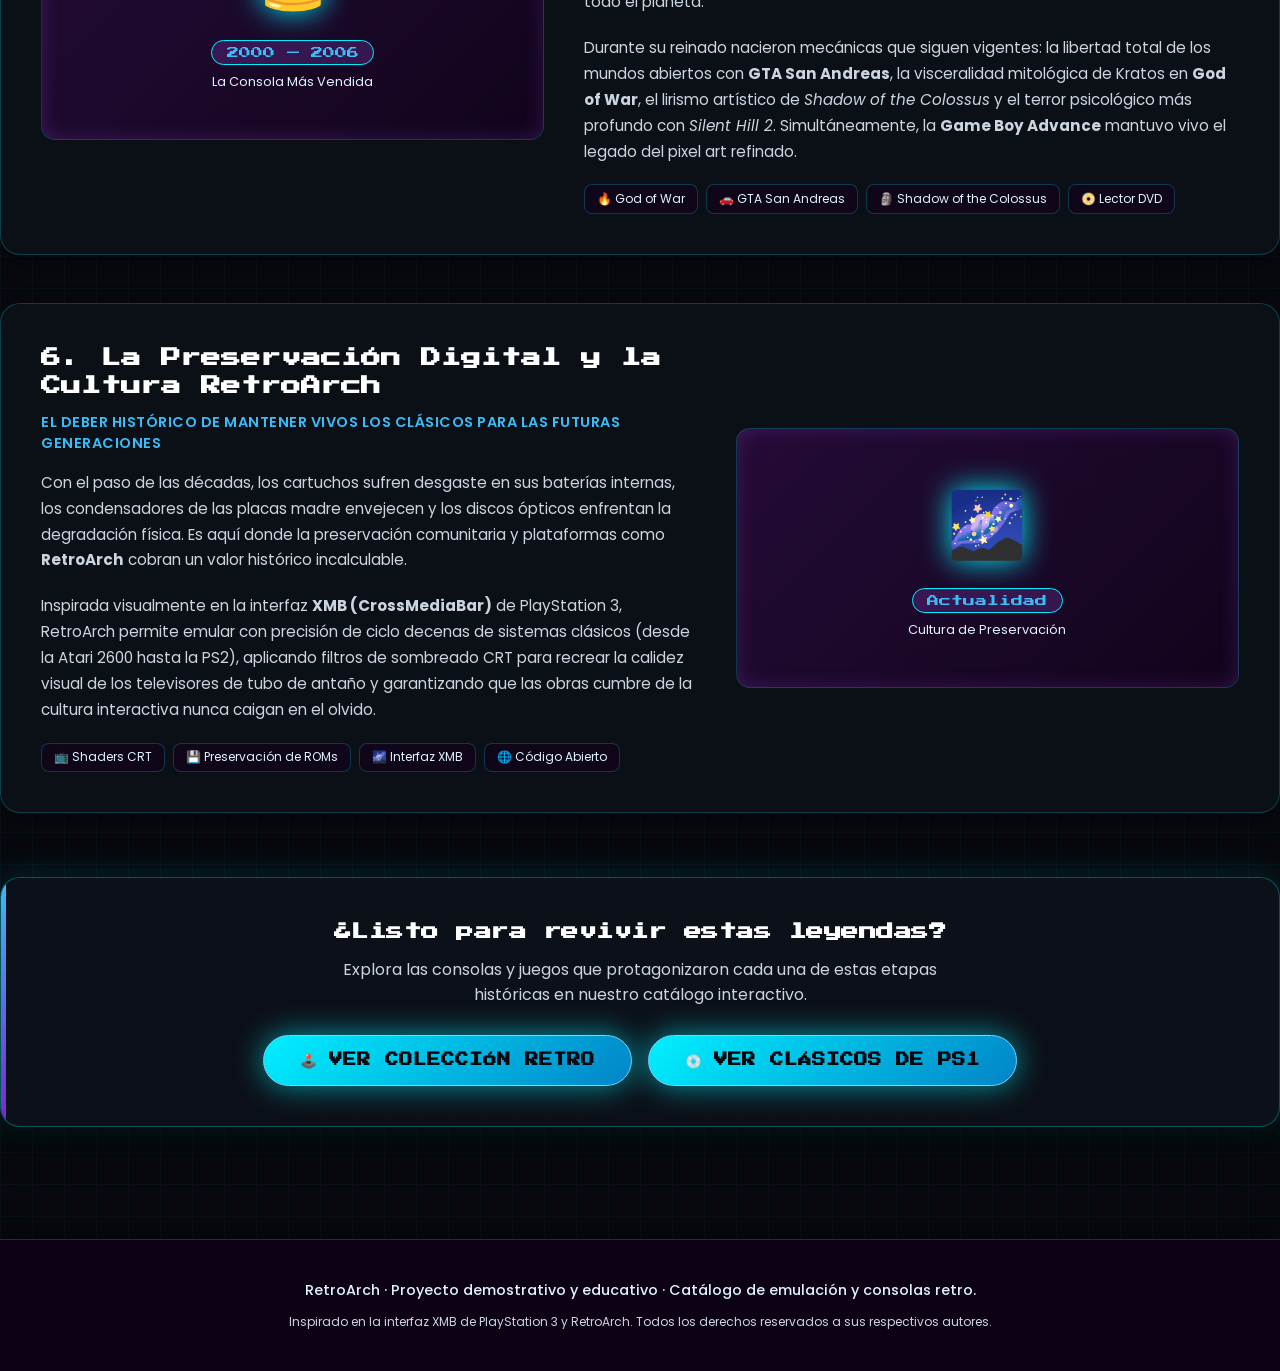
<file: historia.html>
<!DOCTYPE html>
<html lang="es">
<head>
  <meta charset="UTF-8">
  <meta name="viewport" content="width=device-width, initial-scale=1.0">
  <title>Historia de los Videojuegos Retro · RetroArch</title>
  <link rel="stylesheet" href="css/estilos.css">
  <link rel="stylesheet" href="css/retro-cyber.css">
</head>
<body>

  <!-- Filtro CRT Scanlines y Viñeteado -->
  <div class="crt-overlay" id="crt-overlay"></div>
  <div class="crt-vignette"></div>

  <!-- ==========================================
       BARRA DE NAVEGACIÓN SUPERIOR FIJA (XMB PS3)
       ========================================== -->
  <header class="xmb-navbar">
    <div class="nav-inner">
      <a href="index.html" class="brand-logo">
        <div class="brand-icon">👾</div>
        <span>RetroArch</span>
      </a>

      <button class="mobile-toggle" id="mobile-toggle" aria-label="Abrir Menú">☰</button>

      <nav class="xmb-menu-wrapper" id="xmb-menu-wrapper">
        <ul class="xmb-nav-list">
          <li><a href="index.html" class="xmb-link"><span class="link-icon">🏠</span> Inicio</a></li>
          <li><a href="catalogo.html?plataforma=PS1" class="xmb-link"><span class="link-icon">💿</span> PS1</a></li>
          <li><a href="catalogo.html?plataforma=PS2" class="xmb-link"><span class="link-icon">📀</span> PS2</a></li>
          <li><a href="catalogo.html?plataforma=PS3" class="xmb-link"><span class="link-icon">💎</span> PS3</a></li>
          <li><a href="catalogo.html?plataforma=PS4" class="xmb-link"><span class="link-icon">⚡</span> PS4</a></li>
          <li><a href="catalogo.html?plataforma=PS5" class="xmb-link"><span class="link-icon">🚀</span> PS5</a></li>
          <li><a href="catalogo.html?plataforma=Retro" class="xmb-link"><span class="link-icon">🕹️</span> Retro</a></li>
          <li><a href="historia.html" class="xmb-link active"><span class="link-icon">📜</span> Historia</a></li>
          <li><a href="catalogo.html?categoria=Accesorio" class="xmb-link"><span class="link-icon">🎧</span> Accesorios</a></li>
          <li>
            <a href="favoritos.html" class="xmb-link">
              <span class="link-icon">❤️</span> Favoritos
              <span id="fav-count" class="badge-count">0</span>
            </a>
          </li>
          <li>
            <a href="carrito.html" class="xmb-link">
              <span class="link-icon">🛒</span> Carrito
              <span id="cart-count" class="badge-count">0</span>
            </a>
          </li>
        </ul>
      </nav>

      <div class="nav-actions">
        <a href="catalogo.html" class="btn-nav-outline">Todos</a>
        <a href="nosotros.html" class="btn-nav-outline">Nosotros</a>
        <a href="contacto.html" class="btn-nav-outline">Contacto</a>
      </div>
    </div>
  </header>

  <!-- ==========================================
       CABECERA HERO DE HISTORIA RETRO
       ========================================== -->
  <main class="container section">
    <div class="history-hero">
      <span class="badge-retro">★ CRÓNICAS DEL VIDEOJUEGO ★</span>
      <h1 class="pixel-font" style="font-size: 2.2rem; color: #fff; margin-bottom: 1.25rem; text-shadow: 0 0 15px var(--neon-violet);">
        Historia de los Videojuegos Retro
      </h1>
      <p style="color: var(--lilac-light); font-size: 1.15rem; line-height: 1.6;">
        Un fascinante viaje a través de los píxeles, los microchips de sonido y las revoluciones tecnológicas que transformaron simples circuitos en el mayor fenómeno cultural del planeta.
      </p>
    </div>

    <!-- Tarjeta Introductoria -->
    <div class="history-intro-card">
      <h2 style="font-family: var(--font-retro); font-size: 1.1rem; color: var(--neon-glow); margin-bottom: 1rem;">
        ¿Qué define a un videojuego como "Retro"?
      </h2>
      <p style="color: var(--text-muted); font-size: 0.95rem; line-height: 1.7; margin-bottom: 1rem;">
        El término <strong>"Retro"</strong> en los videojuegos no se limita simplemente a los años transcurridos. Hace referencia a una filosofía artesanal de diseño donde los desarrolladores debían exprimir cada byte de memoria disponible, componer melodías memorables con apenas 4 canales de audio sintetizado (chiptunes) y crear mundos inmersivos a base de píxeles trazados a mano sobre tubos de rayos catódicos (pantallas CRT).
      </p>
      <div class="quote-box">
        "Las limitaciones técnicas del hardware clásico no fueron un obstáculo, sino el catalizador supremo de la creatividad humana en el diseño de videojuegos."
        <span class="quote-author">— Archivo Histórico de RetroArch</span>
      </div>
    </div>

    <!-- ==========================================
         CRONOLOGÍA DE LAS GRANDES ERAS RETRO
         ========================================== -->
    <div class="eras-container">

      <!-- ERA 1: ARCADE Y NACIMIENTO -->
      <article class="era-card">
        <div class="era-visual">
          <div class="era-icon-huge">👾</div>
          <span class="era-years-pill">1971 — 1982</span>
          <span style="font-size: 0.8rem; color: var(--lilac-light);">La Era Electromecánica</span>
        </div>
        <div class="era-content">
          <h2>1. La Era Dorada de los Salones Arcade</h2>
          <div class="era-subtitle">El nacimiento del ocio interactivo y la moneda de 25 centavos</div>
          <p>
            Todo comenzó en locales ruidosos e iluminados por tubos de neón. Títulos pioneros como <em>Pong</em> (1972) de Nolan Bushnell y <em>Space Invaders</em> (1978) de Taito desataron un fenómeno social global. En 1980, Toru Iwatani creó <strong>Pac-Man</strong> con la intención de atraer a todo el público, convirtiéndose en el primer ícono pop de la industria.
          </p>
          <p>
            Paralelamente, la <strong>Atari 2600</strong> (1977) llevó por primera vez los cartuchos intercambiables a los hogares, permitiendo disfrutar de aventuras como <em>Pitfall!</em> y <em>Asteroids</em> en la televisión de la sala.
          </p>
          <div class="era-highlights">
            <span class="era-tag">🎯 Pac-Man</span>
            <span class="era-tag">🚀 Space Invaders</span>
            <span class="era-tag">🕹️ Atari 2600</span>
            <span class="era-tag">🪙 Fichas Arcade</span>
          </div>
        </div>
      </article>

      <!-- ERA 2: EL GRAN CRASH Y LOS 8-BITS -->
      <article class="era-card reverse">
        <div class="era-content">
          <h2>2. El Gran Crash de 1983 y el Renacer de los 8-Bits</h2>
          <div class="era-subtitle">De la crisis total a la gloria de la Nintendo Entertainment System</div>
          <p>
            Hacia 1983, el mercado estadounidense colapsó debido a una saturación masiva de juegos mediocres y clones de baja calidad (simbolizado por el famoso entierro de cartuchos de <em>E.T.</em> en el desierto de Nuevo México). La industria parecía condenada a desaparecer.
          </p>
          <p>
            Fue entonces cuando Nintendo, liderada por Hiroshi Yamauchi y el genio de <strong>Shigeru Miyamoto</strong>, lanzó la <strong>Famicom / NES</strong> con su estricto "Sello de Calidad Oficial". Con <strong>Super Mario Bros (1985)</strong>, se inventó el scroll lateral fluido y los controles milimétricos; con <em>The Legend of Zelda (1986)</em>, nació la exploración libre con guardado por batería; y en 1989, la pequeña <strong>Game Boy</strong> demostró que los videojuegos podían viajar en el bolsillo de cualquier persona.
          </p>
          <div class="era-highlights">
            <span class="era-tag">🍄 Super Mario Bros</span>
            <span class="era-tag">🗡️ The Legend of Zelda</span>
            <span class="era-tag">📱 Game Boy</span>
            <span class="era-tag">🛡️ Nintendo Seal of Quality</span>
          </div>
        </div>
        <div class="era-visual">
          <div class="era-icon-huge">🍄</div>
          <span class="era-years-pill">1983 — 1989</span>
          <span style="font-size: 0.8rem; color: var(--lilac-light);">La Revolución de 8-Bits</span>
        </div>
      </article>

      <!-- ERA 3: LA GUERRA DE LOS 16-BITS -->
      <article class="era-card">
        <div class="era-visual">
          <div class="era-icon-huge">⚡</div>
          <span class="era-years-pill">1989 — 1995</span>
          <span style="font-size: 0.8rem; color: var(--lilac-light);">Sega vs. Nintendo</span>
        </div>
        <div class="era-content">
          <h2>3. La Batalla de los 16-Bits: Sonic vs. Mario</h2>
          <div class="era-subtitle">Música estereofónica, Modo 7 y la rivalidad que forjó a la industria</div>
          <p>
            La década de los 90 trajo una de las competencias comerciales y artísticas más memorables de la historia. <strong>Sega Genesis (Mega Drive)</strong> apostó por una actitud rebelde, rápida y juvenil bajo el eslogan <em>"Genesis does what Nintendon't"</em>, con <strong>Sonic the Hedgehog (1991)</strong> corriendo a velocidades insólitas.
          </p>
          <p>
            Nintendo respondió con la <strong>Super Nintendo (SNES)</strong>, equipada con una paleta de 32,768 colores, el chip de audio Sony SPC700 y efectos tridimensionales simulados con el <em>Modo 7</em>. Esta era nos regaló obras maestras atemporales como <em>Street Fighter II</em>, <em>Chrono Trigger</em> y los revolucionarios gráficos pre-renderizados en estaciones Silicon Graphics de <em>Donkey Kong Country</em>.
          </p>
          <div class="era-highlights">
            <span class="era-tag">🦔 Sonic the Hedgehog</span>
            <span class="era-tag">🥊 Street Fighter II</span>
            <span class="era-tag">🦍 Donkey Kong Country</span>
            <span class="era-tag">🎨 Modo 7</span>
          </div>
        </div>
      </article>

      <!-- ERA 4: EL SALTO A LAS 3D (32 Y 64-BITS) -->
      <article class="era-card reverse">
        <div class="era-content">
          <h2>4. La Revolución Poligonal en 3D: Sony entra al Juego</h2>
          <div class="era-subtitle">El CD-ROM de PlayStation y los entornos tridimensionales de Nintendo 64</div>
          <p>
            Tras una fallida colaboración entre Sony y Nintendo para crear un lector de CD para SNES, Ken Kutaragi lideró el desarrollo de la <strong>PlayStation 1 (1994)</strong>. El formato CD-ROM ofreció 650 MB de almacenamiento (frente a los escasos 16 MB de los cartuchos tradicionales), permitiendo orquestaciones reales, escenas de video cinematográfico (FMV) y voces digitalizadas.
          </p>
          <p>
            Títulos como <strong>Final Fantasy VII (1997)</strong> y <strong>Metal Gear Solid (1998)</strong> demostraron que los videojuegos podían narrar historias adultas y complejas con la solemnidad del cine. Por su parte, la <strong>Nintendo 64 (1996)</strong> con <em>Super Mario 64</em> y <em>The Legend of Zelda: Ocarina of Time</em> inventó la cámara libre en 3D, el sistema de fijado de objetivos (Z-Targeting) y el stick analógico que todos los mandos modernos usan hoy en día.
          </p>
          <div class="era-highlights">
            <span class="era-tag">💿 PlayStation 1</span>
            <span class="era-tag">🐍 Metal Gear Solid</span>
            <span class="era-tag">⚔️ Final Fantasy VII</span>
            <span class="era-tag">⏳ Zelda Ocarina of Time</span>
          </div>
        </div>
        <div class="era-visual">
          <div class="era-icon-huge">💿</div>
          <span class="era-years-pill">1994 — 2000</span>
          <span style="font-size: 0.8rem; color: var(--lilac-light);">La Era Poligonal 3D</span>
        </div>
      </article>

      <!-- ERA 5: PLAYSTATION 2 Y LA CUMBRE DEL DVD -->
      <article class="era-card">
        <div class="era-visual">
          <div class="era-icon-huge">👑</div>
          <span class="era-years-pill">2000 — 2006</span>
          <span style="font-size: 0.8rem; color: var(--lilac-light);">La Consola Más Vendida</span>
        </div>
        <div class="era-content">
          <h2>5. PlayStation 2 y la Consagración Global</h2>
          <div class="era-subtitle">Más de 155 millones de consolas y la libertad de los mundos abiertos</div>
          <p>
            El lanzamiento de la <strong>PlayStation 2 (2000)</strong> marcó un hito irrepetible. Al incluir un reproductor de DVD a un precio más accesible que los reproductores dedicados de la época, la consola se transformó en el centro multimedia de millones de familias en todo el planeta.
          </p>
          <p>
            Durante su reinado nacieron mecánicas que siguen vigentes: la libertad total de los mundos abiertos con <strong>GTA San Andreas</strong>, la visceralidad mitológica de Kratos en <strong>God of War</strong>, el lirismo artístico de <em>Shadow of the Colossus</em> y el terror psicológico más profundo con <em>Silent Hill 2</em>. Simultáneamente, la <strong>Game Boy Advance</strong> mantuvo vivo el legado del pixel art refinado.
          </p>
          <div class="era-highlights">
            <span class="era-tag">🔥 God of War</span>
            <span class="era-tag">🚗 GTA San Andreas</span>
            <span class="era-tag">🗿 Shadow of the Colossus</span>
            <span class="era-tag">📀 Lector DVD</span>
          </div>
        </div>
      </article>

      <!-- ERA 6: PRESERVACIÓN Y RETROARCH -->
      <article class="era-card reverse">
        <div class="era-content">
          <h2>6. La Preservación Digital y la Cultura RetroArch</h2>
          <div class="era-subtitle">El deber histórico de mantener vivos los clásicos para las futuras generaciones</div>
          <p>
            Con el paso de las décadas, los cartuchos sufren desgaste en sus baterías internas, los condensadores de las placas madre envejecen y los discos ópticos enfrentan la degradación física. Es aquí donde la preservación comunitaria y plataformas como <strong>RetroArch</strong> cobran un valor histórico incalculable.
          </p>
          <p>
            Inspirada visualmente en la interfaz <strong>XMB (CrossMediaBar)</strong> de PlayStation 3, RetroArch permite emular con precisión de ciclo decenas de sistemas clásicos (desde la Atari 2600 hasta la PS2), aplicando filtros de sombreado CRT para recrear la calidez visual de los televisores de tubo de antaño y garantizando que las obras cumbre de la cultura interactiva nunca caigan en el olvido.
          </p>
          <div class="era-highlights">
            <span class="era-tag">📺 Shaders CRT</span>
            <span class="era-tag">💾 Preservación de ROMs</span>
            <span class="era-tag">🌌 Interfaz XMB</span>
            <span class="era-tag">🌐 Código Abierto</span>
          </div>
        </div>
        <div class="era-visual">
          <div class="era-icon-huge">🌌</div>
          <span class="era-years-pill">Actualidad</span>
          <span style="font-size: 0.8rem; color: var(--lilac-light);">Cultura de Preservación</span>
        </div>
      </article>

    </div>

    <!-- Banner Final de Acción -->
    <div class="history-intro-card" style="text-align: center; border-left: none; border-top: 4px solid var(--neon-glow);">
      <h3 class="pixel-font" style="font-size: 1.1rem; color: #fff; margin-bottom: 0.75rem;">
        ¿Listo para revivir estas leyendas?
      </h3>
      <p style="color: var(--text-muted); max-width: 600px; margin: 0 auto 1.75rem auto;">
        Explora las consolas y juegos que protagonizaron cada una de estas etapas históricas en nuestro catálogo interactivo.
      </p>
      <div style="display: flex; gap: 1rem; justify-content: center; flex-wrap: wrap;">
        <a href="catalogo.html?plataforma=Retro" class="btn-neon">
          <span>🕹️</span> Ver Colección Retro
        </a>
        <a href="catalogo.html?plataforma=PS1" class="btn-neon btn-neon-secondary">
          <span>💿</span> Ver Clásicos de PS1
        </a>
      </div>
    </div>
  </main>

  <!-- ==========================================
       PIE DE PÁGINA (FOOTER)
       ========================================== -->
  <footer class="site-footer">
    <div class="container">
      <p class="footer-disclaimer">
        RetroArch · Proyecto demostrativo y educativo · Catálogo de emulación y consolas retro.
      </p>
      <p class="footer-sub">
        Inspirado en la interfaz XMB de PlayStation 3 y RetroArch. Todos los derechos reservados a sus respectivos autores.
      </p>
    </div>
  </footer>

  <div class="toast-container"></div>

  <!-- Scripts -->
  <script src="js/productos.js"></script>
  <script src="js/app.js"></script>
  <script src="js/retro-engine.js"></script>
</body>
</html>
</file>
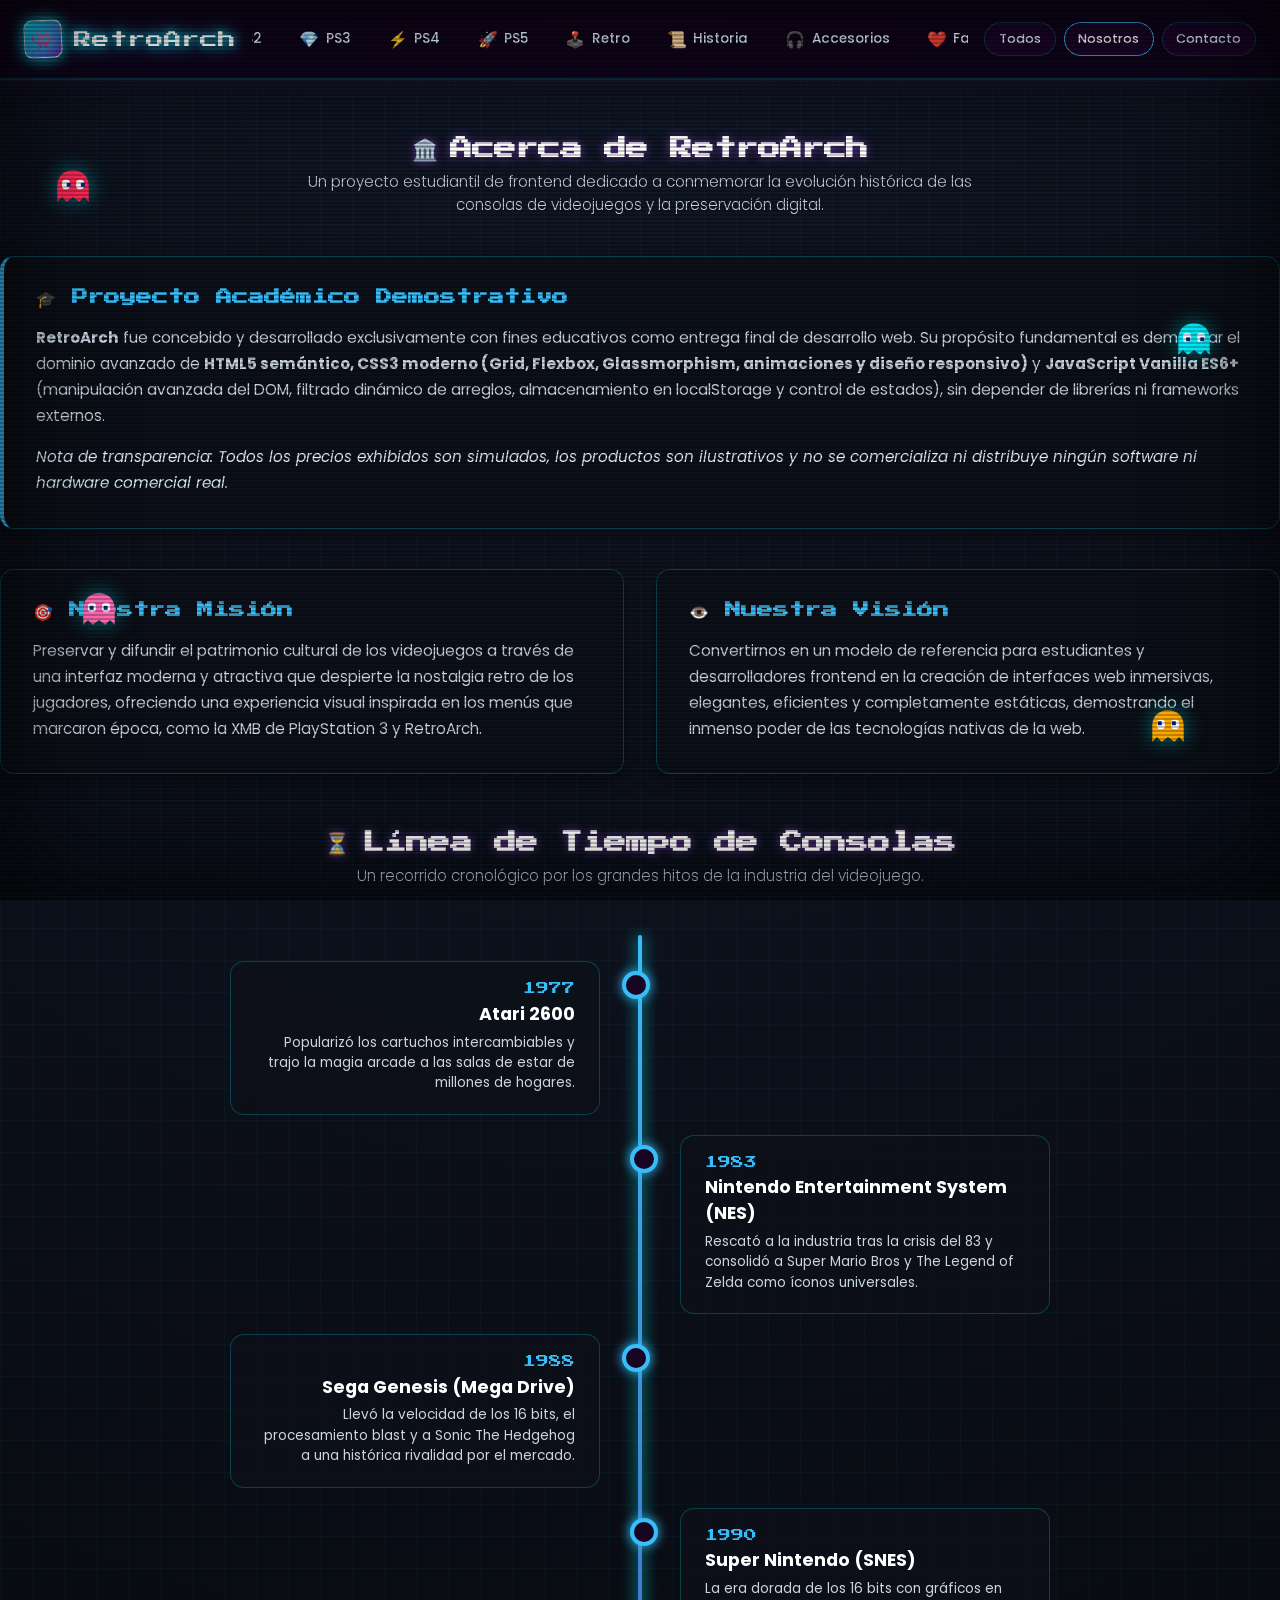
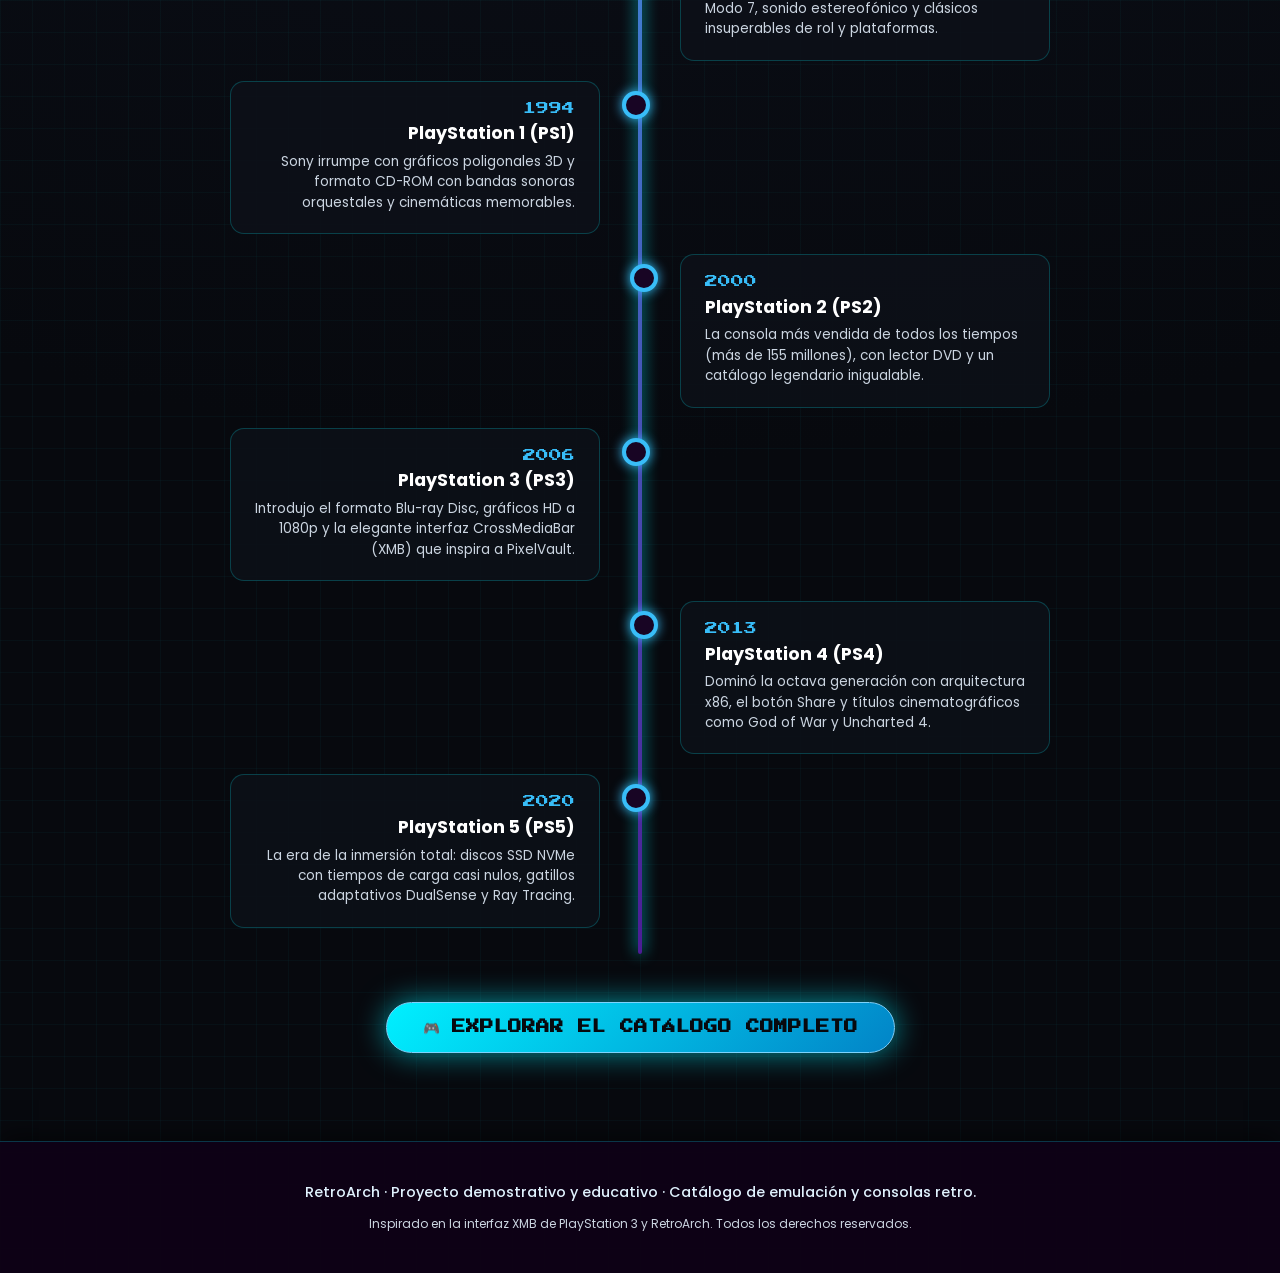
<file: nosotros.html>
<!DOCTYPE html>
<html lang="es">
<head>
  <meta charset="UTF-8">
  <meta name="viewport" content="width=device-width, initial-scale=1.0">
  <title>Sobre Nosotros · RetroArch</title>
  <link rel="stylesheet" href="css/estilos.css">
  <link rel="stylesheet" href="css/retro-cyber.css">
</head>
<body>

  <!-- Filtro CRT Scanlines y Viñeteado -->
  <div class="crt-overlay" id="crt-overlay"></div>
  <div class="crt-vignette"></div>

  <!-- ==========================================
       BARRA DE NAVEGACIÓN SUPERIOR FIJA (XMB PS3)
       ========================================== -->
  <header class="xmb-navbar">
    <div class="nav-inner">
      <a href="index.html" class="brand-logo">
        <div class="brand-icon">👾</div>
        <span>RetroArch</span>
      </a>

      <button class="mobile-toggle" id="mobile-toggle" aria-label="Abrir Menú">☰</button>

      <nav class="xmb-menu-wrapper" id="xmb-menu-wrapper">
        <ul class="xmb-nav-list">
          <li><a href="index.html" class="xmb-link"><span class="link-icon">🏠</span> Inicio</a></li>
          <li><a href="catalogo.html?plataforma=PS1" class="xmb-link"><span class="link-icon">💿</span> PS1</a></li>
          <li><a href="catalogo.html?plataforma=PS2" class="xmb-link"><span class="link-icon">📀</span> PS2</a></li>
          <li><a href="catalogo.html?plataforma=PS3" class="xmb-link"><span class="link-icon">💎</span> PS3</a></li>
          <li><a href="catalogo.html?plataforma=PS4" class="xmb-link"><span class="link-icon">⚡</span> PS4</a></li>
          <li><a href="catalogo.html?plataforma=PS5" class="xmb-link"><span class="link-icon">🚀</span> PS5</a></li>
          <li><a href="catalogo.html?plataforma=Retro" class="xmb-link"><span class="link-icon">🕹️</span> Retro</a></li>
          <li><a href="historia.html" class="xmb-link"><span class="link-icon">📜</span> Historia</a></li>
          <li><a href="catalogo.html?categoria=Accesorio" class="xmb-link"><span class="link-icon">🎧</span> Accesorios</a></li>
          <li>
            <a href="favoritos.html" class="xmb-link">
              <span class="link-icon">❤️</span> Favoritos
              <span id="fav-count" class="badge-count">0</span>
            </a>
          </li>
          <li>
            <a href="carrito.html" class="xmb-link">
              <span class="link-icon">🛒</span> Carrito
              <span id="cart-count" class="badge-count">0</span>
            </a>
          </li>
        </ul>
      </nav>

      <div class="nav-actions">
        <a href="catalogo.html" class="btn-nav-outline">Todos</a>
        <a href="nosotros.html" class="btn-nav-outline" style="border-color: var(--neon-glow); color: #fff;">Nosotros</a>
        <a href="contacto.html" class="btn-nav-outline">Contacto</a>
      </div>
    </div>
  </header>

  <!-- ==========================================
       VISTA SOBRE NOSOTROS
       ========================================== -->
  <main class="container section">
    <div class="section-header" style="text-align: center; align-items: center;">
      <h1 class="section-title">
        <span class="section-title-icon">🏛️</span> Acerca de RetroArch
      </h1>
      <p class="section-subtitle" style="max-width: 720px; margin: 0 auto;">
        Un proyecto estudiantil de frontend dedicado a conmemorar la evolución histórica de las consolas de videojuegos y la preservación digital.
      </p>
    </div>

    <!-- Bloque Explicativo del Proyecto Estudiantil -->
    <div class="about-card" style="margin-bottom: 2.5rem; border-left: 4px solid var(--neon-glow);">
      <h3>🎓 Proyecto Académico Demostrativo</h3>
      <p>
        <strong>RetroArch</strong> fue concebido y desarrollado exclusivamente con fines educativos como entrega final de desarrollo web. Su propósito fundamental es demostrar el dominio avanzado de <strong>HTML5 semántico, CSS3 moderno (Grid, Flexbox, Glassmorphism, animaciones y diseño responsivo)</strong> y <strong>JavaScript Vanilla ES6+</strong> (manipulación avanzada del DOM, filtrado dinámico de arreglos, almacenamiento en localStorage y control de estados), sin depender de librerías ni frameworks externos.
      </p>
      <p style="margin-top: 1rem; color: var(--lilac-light);">
        <em>Nota de transparencia: Todos los precios exhibidos son simulados, los productos son ilustrativos y no se comercializa ni distribuye ningún software ni hardware comercial real.</em>
      </p>
    </div>

    <!-- Misión y Visión -->
    <div class="about-grid">
      <div class="about-card">
        <h3>🎯 Nuestra Misión</h3>
        <p>
          Preservar y difundir el patrimonio cultural de los videojuegos a través de una interfaz moderna y atractiva que despierte la nostalgia retro de los jugadores, ofreciendo una experiencia visual inspirada en los menús que marcaron época, como la XMB de PlayStation 3 y RetroArch.
        </p>
      </div>

      <div class="about-card">
        <h3>👁️ Nuestra Visión</h3>
        <p>
          Convertirnos en un modelo de referencia para estudiantes y desarrolladores frontend en la creación de interfaces web inmersivas, elegantes, eficientes y completamente estáticas, demostrando el inmenso poder de las tecnologías nativas de la web.
        </p>
      </div>
    </div>

    <!-- Línea de Tiempo de Consolas -->
    <div class="section-header" style="text-align: center; align-items: center; margin-top: 3rem;">
      <h2 class="section-title">
        <span class="section-title-icon">⏳</span> Línea de Tiempo de Consolas
      </h2>
      <p class="section-subtitle">
        Un recorrido cronológico por los grandes hitos de la industria del videojuego.
      </p>
    </div>

    <!-- Timeline: Atari 2600, NES, SNES, Sega Genesis, PS1, PS2, PS3, PS4 y PS5 -->
    <div class="timeline">
      <!-- 1. Atari 2600 (1977) -->
      <div class="timeline-item left">
        <div class="timeline-content">
          <div class="timeline-year">1977</div>
          <h3 class="timeline-title">Atari 2600</h3>
          <p class="timeline-desc">Popularizó los cartuchos intercambiables y trajo la magia arcade a las salas de estar de millones de hogares.</p>
        </div>
      </div>

      <!-- 2. NES (1983) -->
      <div class="timeline-item right">
        <div class="timeline-content">
          <div class="timeline-year">1983</div>
          <h3 class="timeline-title">Nintendo Entertainment System (NES)</h3>
          <p class="timeline-desc">Rescató a la industria tras la crisis del 83 y consolidó a Super Mario Bros y The Legend of Zelda como íconos universales.</p>
        </div>
      </div>

      <!-- 3. Sega Genesis (1988) -->
      <div class="timeline-item left">
        <div class="timeline-content">
          <div class="timeline-year">1988</div>
          <h3 class="timeline-title">Sega Genesis (Mega Drive)</h3>
          <p class="timeline-desc">Llevó la velocidad de los 16 bits, el procesamiento blast y a Sonic The Hedgehog a una histórica rivalidad por el mercado.</p>
        </div>
      </div>

      <!-- 4. SNES (1990) -->
      <div class="timeline-item right">
        <div class="timeline-content">
          <div class="timeline-year">1990</div>
          <h3 class="timeline-title">Super Nintendo (SNES)</h3>
          <p class="timeline-desc">La era dorada de los 16 bits con gráficos en Modo 7, sonido estereofónico y clásicos insuperables de rol y plataformas.</p>
        </div>
      </div>

      <!-- 5. PlayStation 1 (1994) -->
      <div class="timeline-item left">
        <div class="timeline-content">
          <div class="timeline-year">1994</div>
          <h3 class="timeline-title">PlayStation 1 (PS1)</h3>
          <p class="timeline-desc">Sony irrumpe con gráficos poligonales 3D y formato CD-ROM con bandas sonoras orquestales y cinemáticas memorables.</p>
        </div>
      </div>

      <!-- 6. PlayStation 2 (2000) -->
      <div class="timeline-item right">
        <div class="timeline-content">
          <div class="timeline-year">2000</div>
          <h3 class="timeline-title">PlayStation 2 (PS2)</h3>
          <p class="timeline-desc">La consola más vendida de todos los tiempos (más de 155 millones), con lector DVD y un catálogo legendario inigualable.</p>
        </div>
      </div>

      <!-- 7. PlayStation 3 (2006) -->
      <div class="timeline-item left">
        <div class="timeline-content">
          <div class="timeline-year">2006</div>
          <h3 class="timeline-title">PlayStation 3 (PS3)</h3>
          <p class="timeline-desc">Introdujo el formato Blu-ray Disc, gráficos HD a 1080p y la elegante interfaz CrossMediaBar (XMB) que inspira a PixelVault.</p>
        </div>
      </div>

      <!-- 8. PlayStation 4 (2013) -->
      <div class="timeline-item right">
        <div class="timeline-content">
          <div class="timeline-year">2013</div>
          <h3 class="timeline-title">PlayStation 4 (PS4)</h3>
          <p class="timeline-desc">Dominó la octava generación con arquitectura x86, el botón Share y títulos cinematográficos como God of War y Uncharted 4.</p>
        </div>
      </div>

      <!-- 9. PlayStation 5 (2020) -->
      <div class="timeline-item left">
        <div class="timeline-content">
          <div class="timeline-year">2020</div>
          <h3 class="timeline-title">PlayStation 5 (PS5)</h3>
          <p class="timeline-desc">La era de la inmersión total: discos SSD NVMe con tiempos de carga casi nulos, gatillos adaptativos DualSense y Ray Tracing.</p>
        </div>
      </div>
    </div>

    <!-- Botón CTA final -->
    <div style="text-align: center; margin-top: 3rem; margin-bottom: 2rem;">
      <a href="catalogo.html" class="btn-neon">
        <span>🎮</span> Explorar el Catálogo Completo
      </a>
    </div>
  </main>

  <!-- ==========================================
       PIE DE PÁGINA (FOOTER)
       ========================================== -->
  <footer class="site-footer">
    <div class="container">
      <p class="footer-disclaimer">
        RetroArch · Proyecto demostrativo y educativo · Catálogo de emulación y consolas retro.
      </p>
      <p class="footer-sub">
        Inspirado en la interfaz XMB de PlayStation 3 y RetroArch. Todos los derechos reservados.
      </p>
    </div>
  </footer>

  <div class="toast-container"></div>

  <!-- Scripts -->
  <script src="js/productos.js"></script>
  <script src="js/app.js"></script>
  <script src="js/retro-engine.js"></script>
</body>
</html>
</file>
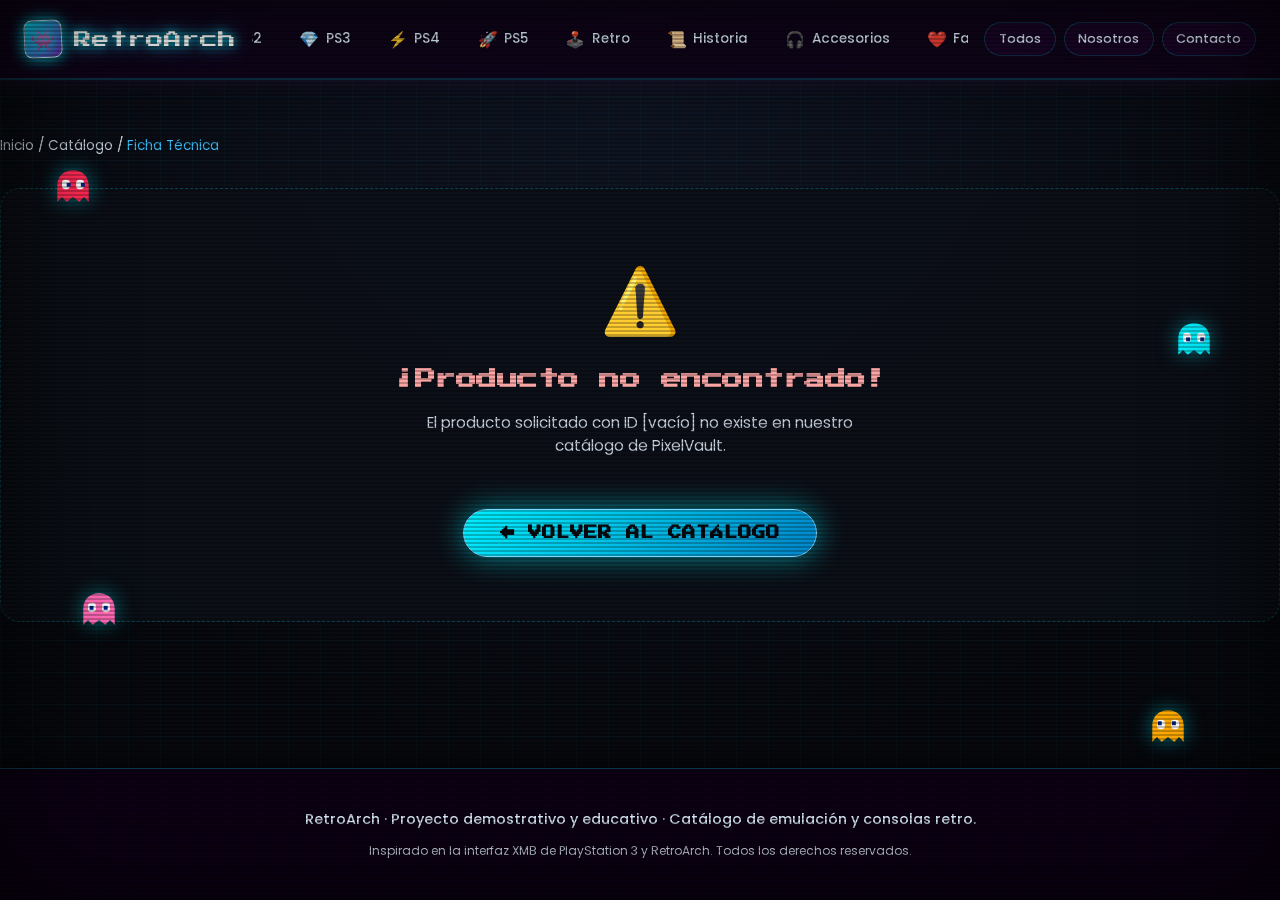
<file: producto.html>
<!DOCTYPE html>
<html lang="es">
<head>
  <meta charset="UTF-8">
  <meta name="viewport" content="width=device-width, initial-scale=1.0">
  <title>Detalle del Producto · RetroArch</title>
  <link rel="stylesheet" href="css/estilos.css">
  <link rel="stylesheet" href="css/retro-cyber.css">
</head>
<body>

  <!-- Filtro CRT Scanlines y Viñeteado -->
  <div class="crt-overlay" id="crt-overlay"></div>
  <div class="crt-vignette"></div>

  <!-- ==========================================
       BARRA DE NAVEGACIÓN SUPERIOR FIJA (XMB PS3)
       ========================================== -->
  <header class="xmb-navbar">
    <div class="nav-inner">
      <a href="index.html" class="brand-logo">
        <div class="brand-icon">👾</div>
        <span>RetroArch</span>
      </a>

      <button class="mobile-toggle" id="mobile-toggle" aria-label="Abrir Menú">☰</button>

      <nav class="xmb-menu-wrapper" id="xmb-menu-wrapper">
        <ul class="xmb-nav-list">
          <li><a href="index.html" class="xmb-link"><span class="link-icon">🏠</span> Inicio</a></li>
          <li><a href="catalogo.html?plataforma=PS1" class="xmb-link"><span class="link-icon">💿</span> PS1</a></li>
          <li><a href="catalogo.html?plataforma=PS2" class="xmb-link"><span class="link-icon">📀</span> PS2</a></li>
          <li><a href="catalogo.html?plataforma=PS3" class="xmb-link"><span class="link-icon">💎</span> PS3</a></li>
          <li><a href="catalogo.html?plataforma=PS4" class="xmb-link"><span class="link-icon">⚡</span> PS4</a></li>
          <li><a href="catalogo.html?plataforma=PS5" class="xmb-link"><span class="link-icon">🚀</span> PS5</a></li>
          <li><a href="catalogo.html?plataforma=Retro" class="xmb-link"><span class="link-icon">🕹️</span> Retro</a></li>
          <li><a href="historia.html" class="xmb-link"><span class="link-icon">📜</span> Historia</a></li>
          <li><a href="catalogo.html?categoria=Accesorio" class="xmb-link"><span class="link-icon">🎧</span> Accesorios</a></li>
          <li>
            <a href="favoritos.html" class="xmb-link">
              <span class="link-icon">❤️</span> Favoritos
              <span id="fav-count" class="badge-count">0</span>
            </a>
          </li>
          <li>
            <a href="carrito.html" class="xmb-link">
              <span class="link-icon">🛒</span> Carrito
              <span id="cart-count" class="badge-count">0</span>
            </a>
          </li>
        </ul>
      </nav>

      <div class="nav-actions">
        <a href="catalogo.html" class="btn-nav-outline">Todos</a>
        <a href="nosotros.html" class="btn-nav-outline">Nosotros</a>
        <a href="contacto.html" class="btn-nav-outline">Contacto</a>
      </div>
    </div>
  </header>

  <!-- ==========================================
       CONTENEDOR DEL DETALLE DEL PRODUCTO
       ========================================== -->
  <main class="container section">
    <!-- Migas de pan de navegación -->
    <div style="margin-bottom: 1.5rem; font-size: 0.85rem; color: var(--lilac-light);">
      <a href="index.html" style="color: var(--text-muted);">Inicio</a> / 
      <a href="catalogo.html" style="color: var(--text-muted);">Catálogo</a> / 
      <span style="color: var(--neon-glow);">Ficha Técnica</span>
    </div>

    <!-- Contenedor Principal renderizado por js/producto.js -->
    <div id="producto-detalle-container">
      <div style="text-align: center; padding: 3rem; color: var(--lilac-light);">
        <p>Cargando información del producto...</p>
      </div>
    </div>

    <!-- Sección de Productos Relacionados -->
    <section class="section" id="seccion-relacionados" style="padding-top: 2rem;">
      <div class="section-header">
        <h2 class="section-title">
          <span class="section-title-icon">✨</span> Productos Relacionados
        </h2>
        <p class="section-subtitle">
          Títulos y productos similares que también podrían interesarte para tu colección.
        </p>
      </div>

      <div class="product-grid" id="productos-relacionados-grid">
        <!-- Renderizado por js/producto.js -->
      </div>
    </section>
  </main>

  <!-- ==========================================
       PIE DE PÁGINA (FOOTER)
       ========================================== -->
  <footer class="site-footer">
    <div class="container">
      <p class="footer-disclaimer">
        RetroArch · Proyecto demostrativo y educativo · Catálogo de emulación y consolas retro.
      </p>
      <p class="footer-sub">
        Inspirado en la interfaz XMB de PlayStation 3 y RetroArch. Todos los derechos reservados.
      </p>
    </div>
  </footer>

  <div class="toast-container"></div>

  <!-- Scripts -->
  <script src="js/productos.js"></script>
  <script src="js/app.js"></script>
  <script src="js/producto.js"></script>
  <script src="js/retro-engine.js"></script>
</body>
</html>
</file>
<file: css/estilos.css>
@import url('https://fonts.googleapis.com/css2?family=Poppins:wght@300;400;500;600;700&family=Press+Start+2P&display=swap');

/* Variables CSS */
:root {
  --bg-dark: #120320;
  --bg-deep-purple: #2b0b3f;
  --bg-card: rgba(28, 9, 42, 0.82);
  --bg-card-hover: rgba(43, 14, 63, 0.95);
  --neon-violet: #a855f7;
  --neon-glow: #c084fc;
  --lilac-light: #e9d5ff;
  --text-white: #ffffff;
  --text-muted: #cbd5e1;
  --border-violet: rgba(168, 85, 247, 0.35);
  --border-glow: rgba(192, 132, 252, 0.8);
  --shadow-neon: 0 0 20px rgba(168, 85, 247, 0.5), 0 0 40px rgba(168, 85, 247, 0.2);
  --shadow-neon-sm: 0 0 12px rgba(168, 85, 247, 0.4);
  --font-retro: 'Press Start 2P', monospace, cursive;
  --font-body: 'Poppins', sans-serif;
  --radius-sm: 8px;
  --radius-md: 14px;
  --radius-lg: 20px;
  --nav-height: 80px;
  --transition: all 0.3s cubic-bezier(0.25, 0.8, 0.25, 1);
}

/* Reset y Base */
* {
  margin: 0;
  padding: 0;
  box-sizing: border-box;
}

html {
  scroll-behavior: smooth;
}

body {
  font-family: var(--font-body);
  background-color: var(--bg-dark);
  background: radial-gradient(circle at 50% 10%, #3e125c 0%, #200730 45%, #10021c 100%);
  color: var(--text-white);
  min-height: 100vh;
  display: flex;
  flex-direction: column;
  overflow-x: hidden;
  padding-top: var(--nav-height);
  position: relative;
}

/* Efecto de fondo sutil XMB Waves de PS3 */
body::before {
  content: '';
  position: fixed;
  top: 0;
  left: 0;
  width: 100vw;
  height: 100vh;
  background: 
    radial-gradient(circle at 80% 20%, rgba(168, 85, 247, 0.12) 0%, transparent 40%),
    radial-gradient(circle at 10% 80%, rgba(147, 51, 234, 0.1) 0%, transparent 40%);
  pointer-events: none;
  z-index: -1;
}

a {
  text-decoration: none;
  color: inherit;
  transition: var(--transition);
}

ul {
  list-style: none;
}

img {
  max-width: 100%;
  height: auto;
  display: block;
}

button, input, select, textarea {
  font-family: inherit;
  font-size: 1rem;
}

.pixel-font {
  font-family: var(--font-retro);
  line-height: 1.5;
  letter-spacing: -0.5px;
}

.container {
  width: 100%;
  max-width: 1280px;
  margin: 0 auto;
  padding: 0 1.5rem;
}

/* ==========================================================================
   NAVEGACIÓN SUPERIOR (XMB PlayStation 3 Style)
   ========================================================================== */
.xmb-navbar {
  position: fixed;
  top: 0;
  left: 0;
  width: 100%;
  height: var(--nav-height);
  background: rgba(18, 4, 28, 0.88);
  backdrop-filter: blur(16px);
  -webkit-backdrop-filter: blur(16px);
  border-bottom: 2px solid var(--border-violet);
  box-shadow: 0 4px 30px rgba(0, 0, 0, 0.5), 0 0 20px rgba(168, 85, 247, 0.2);
  z-index: 1000;
  display: flex;
  align-items: center;
}

.nav-inner {
  display: flex;
  align-items: center;
  justify-content: space-between;
  width: 100%;
  max-width: 1440px;
  margin: 0 auto;
  padding: 0 1.5rem;
  gap: 1rem;
}

/* Logo Retro */
.brand-logo {
  display: flex;
  align-items: center;
  gap: 0.75rem;
  font-family: var(--font-retro);
  font-size: 1.1rem;
  color: #ffffff;
  text-shadow: 0 0 10px var(--neon-violet), 0 0 20px var(--neon-glow);
  white-space: nowrap;
}

.brand-icon {
  width: 38px;
  height: 38px;
  background: linear-gradient(135deg, var(--neon-violet), #6b21a8);
  border-radius: var(--radius-sm);
  display: flex;
  align-items: center;
  justify-content: center;
  font-size: 1.25rem;
  box-shadow: 0 0 15px var(--neon-violet);
  border: 1px solid var(--lilac-light);
  transform: rotate(-3deg);
  transition: var(--transition);
}

.brand-logo:hover .brand-icon {
  transform: rotate(6deg) scale(1.1);
  box-shadow: 0 0 25px var(--neon-glow);
}

/* Menú Horizontal XMB */
.xmb-menu-wrapper {
  flex: 1;
  overflow-x: auto;
  scrollbar-width: none;
  -ms-overflow-style: none;
  display: flex;
  justify-content: center;
}

.xmb-menu-wrapper::-webkit-scrollbar {
  display: none;
}

.xmb-nav-list {
  display: flex;
  align-items: center;
  gap: 0.5rem;
  white-space: nowrap;
  padding: 0.25rem 0.5rem;
}

.xmb-link {
  display: flex;
  align-items: center;
  gap: 0.4rem;
  padding: 0.5rem 0.85rem;
  border-radius: 30px;
  font-size: 0.85rem;
  font-weight: 500;
  color: var(--lilac-light);
  border: 1px solid transparent;
  transition: var(--transition);
  position: relative;
}

.xmb-link:hover {
  color: #ffffff;
  background: rgba(168, 85, 247, 0.2);
  border-color: var(--border-violet);
  box-shadow: var(--shadow-neon-sm);
  transform: translateY(-2px);
}

.xmb-link.active {
  color: #ffffff;
  background: linear-gradient(135deg, rgba(168, 85, 247, 0.4), rgba(43, 11, 63, 0.8));
  border-color: var(--neon-glow);
  box-shadow: var(--shadow-neon-sm);
}

.xmb-link .link-icon {
  font-size: 1rem;
}

/* Badges de Favoritos y Carrito */
.badge-count {
  display: inline-flex;
  align-items: center;
  justify-content: center;
  background: var(--neon-violet);
  color: #ffffff;
  font-size: 0.7rem;
  font-weight: 700;
  min-width: 20px;
  height: 20px;
  border-radius: 10px;
  padding: 0 5px;
  margin-left: 0.25rem;
  box-shadow: 0 0 10px var(--neon-violet);
  transition: var(--transition);
}

/* Enlaces Extra a la derecha */
.nav-actions {
  display: flex;
  align-items: center;
  gap: 0.5rem;
  white-space: nowrap;
}

.btn-nav-outline {
  padding: 0.45rem 0.85rem;
  border-radius: 20px;
  font-size: 0.8rem;
  font-weight: 500;
  color: var(--lilac-light);
  border: 1px solid var(--border-violet);
  background: rgba(43, 11, 63, 0.4);
  transition: var(--transition);
}

.btn-nav-outline:hover {
  color: #ffffff;
  border-color: var(--neon-glow);
  background: rgba(168, 85, 247, 0.3);
  box-shadow: var(--shadow-neon-sm);
}

/* Toggle Hamburguesa para Móvil */
.mobile-toggle {
  display: none;
  background: transparent;
  border: 1px solid var(--border-violet);
  color: var(--lilac-light);
  font-size: 1.5rem;
  padding: 0.4rem 0.6rem;
  border-radius: var(--radius-sm);
  cursor: pointer;
  transition: var(--transition);
}

.mobile-toggle:hover {
  background: rgba(168, 85, 247, 0.25);
  box-shadow: var(--shadow-neon-sm);
}

/* ==========================================================================
   BANNER PRINCIPAL DIFUMINADO (index.html)
   ========================================================================== */
.hero-banner {
  position: relative;
  width: 100%;
  min-height: 580px;
  display: flex;
  align-items: center;
  justify-content: center;
  overflow: hidden;
  padding: 4rem 1.5rem;
  margin-bottom: 4rem;
  border-bottom: 2px solid var(--border-violet);
  box-shadow: 0 10px 40px rgba(0, 0, 0, 0.6);
}

/* Imagen de fondo difuminada con filter: blur(8px) y brightness(0.4) */
.hero-banner-bg {
  position: absolute;
  top: -20px;
  left: -20px;
  width: calc(100% + 40px);
  height: calc(100% + 40px);
  object-fit: cover;
  filter: blur(8px) brightness(0.4);
  transform: scale(1.05);
  z-index: 1;
}

/* Fallback visual cuando la imagen aún no se descarga */
.hero-banner-fallback {
  position: absolute;
  top: 0;
  left: 0;
  width: 100%;
  height: 100%;
  background: linear-gradient(135deg, #180326 0%, #340c4e 45%, #180326 100%);
  z-index: 0;
}

/* Degradado morado semitransparente encima de la imagen */
.hero-banner-overlay {
  position: absolute;
  top: 0;
  left: 0;
  width: 100%;
  height: 100%;
  background: linear-gradient(
    180deg, 
    rgba(43, 11, 63, 0.7) 0%, 
    rgba(19, 4, 30, 0.85) 60%, 
    var(--bg-dark) 100%
  );
  z-index: 2;
}

/* Caja central con backdrop-filter: blur(12px) */
.hero-banner-card {
  position: relative;
  z-index: 3;
  max-width: 820px;
  width: 100%;
  text-align: center;
  padding: 3rem 2.5rem;
  background: rgba(30, 9, 46, 0.72);
  backdrop-filter: blur(12px);
  -webkit-backdrop-filter: blur(12px);
  border: 1px solid rgba(192, 132, 252, 0.4);
  border-radius: var(--radius-lg);
  box-shadow: 0 0 50px rgba(168, 85, 247, 0.35), inset 0 0 25px rgba(168, 85, 247, 0.15);
  animation: pulseGlow 4s infinite alternate;
}

@keyframes pulseGlow {
  0% { box-shadow: 0 0 30px rgba(168, 85, 247, 0.3); }
  100% { box-shadow: 0 0 55px rgba(192, 132, 252, 0.55); }
}

.hero-banner-card .badge-retro {
  display: inline-block;
  padding: 0.35rem 1rem;
  background: rgba(168, 85, 247, 0.25);
  border: 1px solid var(--neon-glow);
  color: var(--lilac-light);
  font-family: var(--font-retro);
  font-size: 0.65rem;
  border-radius: 20px;
  margin-bottom: 1.5rem;
  letter-spacing: 1px;
}

.hero-banner-card h1 {
  font-family: var(--font-retro);
  font-size: 2.6rem;
  color: #ffffff;
  margin-bottom: 1.25rem;
  text-shadow: 0 0 15px var(--neon-violet), 0 0 30px var(--neon-glow);
  line-height: 1.3;
}

.hero-banner-card p {
  font-size: 1.2rem;
  color: var(--lilac-light);
  margin-bottom: 2.25rem;
  font-weight: 400;
  line-height: 1.6;
}

/* Botón Neón */
.btn-neon {
  display: inline-flex;
  align-items: center;
  justify-content: center;
  gap: 0.75rem;
  padding: 1rem 2.25rem;
  font-family: var(--font-retro);
  font-size: 0.85rem;
  color: #ffffff;
  background: linear-gradient(135deg, #a855f7 0%, #7e22ce 100%);
  border: 1px solid var(--lilac-light);
  border-radius: 35px;
  cursor: pointer;
  box-shadow: 0 0 25px rgba(168, 85, 247, 0.7);
  transition: var(--transition);
  text-transform: uppercase;
}

.btn-neon:hover {
  transform: translateY(-4px) scale(1.03);
  box-shadow: 0 0 40px rgba(192, 132, 252, 0.9), 0 0 60px rgba(168, 85, 247, 0.5);
  background: linear-gradient(135deg, #c084fc 0%, #9333ea 100%);
}

.btn-neon-secondary {
  background: rgba(43, 11, 63, 0.6);
  border: 1px solid var(--neon-violet);
  box-shadow: var(--shadow-neon-sm);
}

.btn-neon-secondary:hover {
  background: rgba(168, 85, 247, 0.3);
  border-color: var(--neon-glow);
  box-shadow: var(--shadow-neon);
}

/* ==========================================================================
   SECCIONES Y ENCABEZADOS
   ========================================================================== */
.section {
  padding: 3.5rem 0;
}

.section-header {
  margin-bottom: 2.5rem;
  display: flex;
  flex-direction: column;
  gap: 0.5rem;
}

.section-header-row {
  display: flex;
  align-items: center;
  justify-content: space-between;
  flex-wrap: wrap;
  gap: 1rem;
}

.section-title {
  font-family: var(--font-retro);
  font-size: 1.4rem;
  color: #ffffff;
  display: flex;
  align-items: center;
  gap: 0.75rem;
  text-shadow: 0 0 10px rgba(168, 85, 247, 0.6);
}

.section-title-icon {
  color: var(--neon-glow);
  font-size: 1.3rem;
}

.section-subtitle {
  color: var(--text-muted);
  font-size: 0.95rem;
  font-weight: 300;
}

/* ==========================================================================
   TARJETAS DE PRODUCTO (Consolas, Juegos, Accesorios)
   ========================================================================== */
.product-grid {
  display: grid;
  grid-template-columns: repeat(auto-fill, minmax(260px, 1fr));
  gap: 1.75rem;
}

.product-card {
  background: var(--bg-card);
  border: 1px solid var(--border-violet);
  border-radius: var(--radius-md);
  overflow: hidden;
  display: flex;
  flex-direction: column;
  transition: var(--transition);
  position: relative;
  box-shadow: 0 6px 20px rgba(0, 0, 0, 0.4);
}

.product-card:hover {
  transform: translateY(-8px);
  border-color: var(--border-glow);
  box-shadow: 0 12px 35px rgba(0, 0, 0, 0.6), var(--shadow-neon);
  background: var(--bg-card-hover);
}

/* Contenedor de Imagen */
.card-media-wrapper {
  position: relative;
  width: 100%;
  height: 240px;
  background: #180524;
  overflow: hidden;
  display: flex;
  align-items: center;
  justify-content: center;
}

.card-img {
  width: 100%;
  height: 100%;
  object-fit: cover;
  transition: transform 0.5s ease;
}

.product-card:hover .card-img {
  transform: scale(1.08);
}

/* Botón Favorito Flotante */
.btn-fav-float {
  position: absolute;
  top: 12px;
  right: 12px;
  width: 38px;
  height: 38px;
  border-radius: 50%;
  background: rgba(18, 4, 28, 0.75);
  backdrop-filter: blur(8px);
  border: 1px solid var(--border-violet);
  color: var(--lilac-light);
  display: flex;
  align-items: center;
  justify-content: center;
  font-size: 1.1rem;
  cursor: pointer;
  transition: var(--transition);
  z-index: 5;
}

.btn-fav-float:hover {
  background: var(--neon-violet);
  color: #ffffff;
  border-color: #ffffff;
  box-shadow: 0 0 15px var(--neon-glow);
  transform: scale(1.15);
}

.btn-fav-float.is-fav {
  background: #ef4444;
  color: #ffffff;
  border-color: #fca5a5;
  box-shadow: 0 0 15px #ef4444;
}

/* Badges sobre la imagen */
.card-badges {
  position: absolute;
  bottom: 12px;
  left: 12px;
  display: flex;
  gap: 0.4rem;
  flex-wrap: wrap;
  z-index: 4;
}

.tag-platform {
  padding: 0.25rem 0.6rem;
  font-family: var(--font-retro);
  font-size: 0.55rem;
  background: rgba(19, 4, 30, 0.85);
  backdrop-filter: blur(4px);
  color: var(--neon-glow);
  border: 1px solid var(--neon-violet);
  border-radius: 6px;
  text-transform: uppercase;
  box-shadow: 0 0 8px rgba(168, 85, 247, 0.4);
}

.tag-year {
  padding: 0.25rem 0.5rem;
  font-size: 0.65rem;
  font-weight: 600;
  background: rgba(0, 0, 0, 0.75);
  color: #ffffff;
  border-radius: 6px;
}

/* Cuerpo de la Tarjeta */
.card-content {
  padding: 1.25rem;
  display: flex;
  flex-direction: column;
  flex: 1;
}

.card-category-genre {
  display: flex;
  align-items: center;
  gap: 0.5rem;
  font-size: 0.75rem;
  color: var(--lilac-light);
  margin-bottom: 0.5rem;
  text-transform: uppercase;
  letter-spacing: 0.5px;
}

.card-title {
  font-size: 1.05rem;
  font-weight: 600;
  color: #ffffff;
  line-height: 1.35;
  margin-bottom: 0.5rem;
  transition: var(--transition);
}

.card-title:hover {
  color: var(--neon-glow);
  text-shadow: 0 0 8px var(--neon-violet);
}

.card-desc {
  font-size: 0.85rem;
  color: var(--text-muted);
  line-height: 1.5;
  margin-bottom: 1rem;
  display: -webkit-box;
  -webkit-line-clam: 2;
  -webkit-box-orient: vertical;
  overflow: hidden;
  flex: 1;
}

/* Pie de Tarjeta */
.card-footer {
  margin-top: auto;
  padding-top: 0.75rem;
  border-top: 1px solid rgba(168, 85, 247, 0.2);
  display: flex;
  align-items: center;
  justify-content: space-between;
  gap: 0.75rem;
}

.card-price {
  font-family: var(--font-retro);
  font-size: 1.15rem;
  color: var(--lilac-light);
  text-shadow: 0 0 10px var(--neon-violet);
}

.card-price small {
  font-size: 0.7rem;
  color: var(--neon-glow);
}

.btn-add-cart {
  display: inline-flex;
  align-items: center;
  gap: 0.4rem;
  padding: 0.55rem 0.95rem;
  font-size: 0.8rem;
  font-weight: 600;
  border-radius: var(--radius-sm);
  background: linear-gradient(135deg, var(--neon-violet), #7e22ce);
  border: 1px solid rgba(255, 255, 255, 0.3);
  color: #ffffff;
  cursor: pointer;
  transition: var(--transition);
  box-shadow: 0 0 10px rgba(168, 85, 247, 0.4);
}

.btn-add-cart:hover {
  background: linear-gradient(135deg, var(--neon-glow), #9333ea);
  box-shadow: var(--shadow-neon-sm);
  transform: translateY(-2px);
}

/* ==========================================================================
   SECCIÓN DE CARACTERÍSTICAS / HIGHLIGHTS (index.html)
   ========================================================================== */
.features-grid {
  display: grid;
  grid-template-columns: repeat(auto-fit, minmax(240px, 1fr));
  gap: 1.5rem;
  margin-top: 2rem;
}

.feature-box {
  background: rgba(28, 9, 42, 0.65);
  border: 1px solid var(--border-violet);
  border-radius: var(--radius-md);
  padding: 1.75rem;
  text-align: center;
  transition: var(--transition);
}

.feature-box:hover {
  transform: translateY(-4px);
  border-color: var(--neon-glow);
  box-shadow: var(--shadow-neon-sm);
}

.feature-icon {
  font-size: 2.2rem;
  margin-bottom: 0.75rem;
  display: inline-block;
  color: var(--neon-glow);
}

.feature-box h3 {
  font-family: var(--font-retro);
  font-size: 0.85rem;
  margin-bottom: 0.5rem;
  color: var(--lilac-light);
}

.feature-box p {
  font-size: 0.85rem;
  color: var(--text-muted);
  line-height: 1.5;
}

/* ==========================================================================
   PÁGINA CATÁLOGO (Filtros, Buscador, Ordenación)
   ========================================================================== */
.catalog-toolbar {
  background: var(--bg-card);
  border: 1px solid var(--border-violet);
  border-radius: var(--radius-md);
  padding: 1.5rem;
  margin-bottom: 2.5rem;
  box-shadow: 0 4px 20px rgba(0, 0, 0, 0.4);
}

.search-box-wrapper {
  margin-bottom: 1.25rem;
  position: relative;
}

.search-input {
  width: 100%;
  padding: 0.85rem 1.25rem 0.85rem 3rem;
  background: rgba(18, 4, 28, 0.8);
  border: 1px solid var(--border-violet);
  border-radius: 30px;
  color: #ffffff;
  font-size: 0.95rem;
  outline: none;
  transition: var(--transition);
}

.search-input:focus {
  border-color: var(--neon-glow);
  box-shadow: var(--shadow-neon-sm);
  background: rgba(28, 9, 42, 0.95);
}

.search-icon {
  position: absolute;
  top: 50%;
  left: 1.2rem;
  transform: translateY(-50%);
  color: var(--neon-glow);
  font-size: 1.1rem;
  pointer-events: none;
}

.filters-grid {
  display: grid;
  grid-template-columns: repeat(auto-fit, minmax(190px, 1fr));
  gap: 1rem;
  align-items: center;
}

.filter-group {
  display: flex;
  flex-direction: column;
  gap: 0.35rem;
}

.filter-label {
  font-size: 0.75rem;
  font-weight: 600;
  color: var(--lilac-light);
  text-transform: uppercase;
  letter-spacing: 0.5px;
}

.filter-select {
  width: 100%;
  padding: 0.65rem 1rem;
  background: rgba(18, 4, 28, 0.8);
  border: 1px solid var(--border-violet);
  border-radius: var(--radius-sm);
  color: #ffffff;
  font-size: 0.85rem;
  outline: none;
  cursor: pointer;
  transition: var(--transition);
}

.filter-select:focus {
  border-color: var(--neon-glow);
  box-shadow: var(--shadow-neon-sm);
}

.filter-select option {
  background: #1c092a;
  color: #ffffff;
}

.btn-reset-filters {
  display: inline-flex;
  align-items: center;
  justify-content: center;
  gap: 0.5rem;
  padding: 0.65rem 1rem;
  font-size: 0.8rem;
  border-radius: var(--radius-sm);
  background: rgba(239, 68, 68, 0.2);
  border: 1px solid rgba(239, 68, 68, 0.5);
  color: #fca5a5;
  cursor: pointer;
  transition: var(--transition);
  margin-top: 1.3rem;
}

.btn-reset-filters:hover {
  background: rgba(239, 68, 68, 0.4);
  color: #ffffff;
  box-shadow: 0 0 10px rgba(239, 68, 68, 0.5);
}

.catalog-status-bar {
  display: flex;
  align-items: center;
  justify-content: space-between;
  margin-bottom: 1.5rem;
  font-size: 0.9rem;
  color: var(--lilac-light);
  flex-wrap: wrap;
  gap: 0.75rem;
}

.badge-active-filter {
  display: inline-flex;
  align-items: center;
  gap: 0.35rem;
  padding: 0.25rem 0.7rem;
  background: rgba(168, 85, 247, 0.25);
  border: 1px solid var(--neon-violet);
  border-radius: 20px;
  font-size: 0.75rem;
  color: #ffffff;
}

/* ==========================================================================
   PÁGINA DETALLE DEL PRODUCTO (producto.html)
   ========================================================================== */
.product-detail-layout {
  display: grid;
  grid-template-columns: 1fr 1fr;
  gap: 3.5rem;
  background: var(--bg-card);
  border: 1px solid var(--border-violet);
  border-radius: var(--radius-lg);
  padding: 2.5rem;
  box-shadow: 0 8px 30px rgba(0, 0, 0, 0.5);
  margin-bottom: 4rem;
}

.detail-gallery-box {
  position: relative;
  border-radius: var(--radius-md);
  overflow: hidden;
  border: 2px solid var(--border-violet);
  background: #180524;
  display: flex;
  align-items: center;
  justify-content: center;
  min-height: 420px;
  box-shadow: var(--shadow-neon-sm);
}

.detail-img {
  width: 100%;
  max-height: 480px;
  object-fit: contain;
  transition: transform 0.4s ease;
}

.detail-img:hover {
  transform: scale(1.05);
}

.detail-info-box {
  display: flex;
  flex-direction: column;
  justify-content: center;
}

.detail-tags {
  display: flex;
  gap: 0.5rem;
  margin-bottom: 1rem;
  flex-wrap: wrap;
}

.detail-title {
  font-size: 1.85rem;
  font-weight: 700;
  color: #ffffff;
  margin-bottom: 1rem;
  line-height: 1.3;
}

.detail-meta-list {
  display: grid;
  grid-template-columns: 1fr 1fr;
  gap: 0.75rem 1.5rem;
  margin-bottom: 1.5rem;
  padding: 1rem;
  background: rgba(18, 4, 28, 0.6);
  border-radius: var(--radius-sm);
  border: 1px solid rgba(168, 85, 247, 0.2);
}

.detail-meta-item {
  font-size: 0.85rem;
  color: var(--text-muted);
}

.detail-meta-item strong {
  color: var(--lilac-light);
  display: block;
  font-size: 0.75rem;
  text-transform: uppercase;
}

.detail-price-box {
  margin-bottom: 1.5rem;
}

.detail-price {
  font-family: var(--font-retro);
  font-size: 2rem;
  color: var(--lilac-light);
  text-shadow: 0 0 15px var(--neon-violet);
}

.detail-stock-badge {
  display: inline-block;
  margin-top: 0.35rem;
  padding: 0.2rem 0.6rem;
  background: rgba(34, 197, 94, 0.2);
  border: 1px solid #22c55e;
  color: #86efac;
  font-size: 0.75rem;
  border-radius: 4px;
}

.detail-description {
  font-size: 0.95rem;
  color: var(--text-muted);
  line-height: 1.7;
  margin-bottom: 2rem;
}

.detail-actions {
  display: flex;
  align-items: center;
  gap: 1rem;
  flex-wrap: wrap;
}

.qty-control {
  display: inline-flex;
  align-items: center;
  background: rgba(18, 4, 28, 0.9);
  border: 1px solid var(--border-violet);
  border-radius: var(--radius-sm);
  overflow: hidden;
}

.qty-btn {
  background: transparent;
  border: none;
  color: #ffffff;
  width: 38px;
  height: 42px;
  font-size: 1.1rem;
  cursor: pointer;
  transition: var(--transition);
  display: flex;
  align-items: center;
  justify-content: center;
}

.qty-btn:hover {
  background: var(--neon-violet);
}

.qty-input {
  width: 50px;
  text-align: center;
  background: transparent;
  border: none;
  color: #ffffff;
  font-weight: 600;
  outline: none;
}

.btn-detail-fav {
  display: inline-flex;
  align-items: center;
  gap: 0.5rem;
  padding: 0.85rem 1.25rem;
  border-radius: var(--radius-sm);
  background: rgba(43, 11, 63, 0.7);
  border: 1px solid var(--border-violet);
  color: var(--lilac-light);
  cursor: pointer;
  transition: var(--transition);
}

.btn-detail-fav:hover {
  border-color: #ef4444;
  color: #ef4444;
  box-shadow: 0 0 15px rgba(239, 68, 68, 0.4);
}

.btn-detail-fav.is-fav {
  background: rgba(239, 68, 68, 0.25);
  border-color: #ef4444;
  color: #ffffff;
}

/* ==========================================================================
   PÁGINA CARRITO (carrito.html)
   ========================================================================== */
.cart-layout {
  display: grid;
  grid-template-columns: 2fr 1fr;
  gap: 2.5rem;
  align-items: start;
}

.cart-items-container {
  display: flex;
  flex-direction: column;
  gap: 1rem;
}

.cart-item-card {
  display: flex;
  align-items: center;
  gap: 1.25rem;
  background: var(--bg-card);
  border: 1px solid var(--border-violet);
  border-radius: var(--radius-md);
  padding: 1.25rem;
  transition: var(--transition);
}

.cart-item-card:hover {
  border-color: var(--neon-glow);
  box-shadow: var(--shadow-neon-sm);
}

.cart-item-img {
  width: 90px;
  height: 90px;
  object-fit: cover;
  border-radius: var(--radius-sm);
  background: #180524;
  border: 1px solid var(--border-violet);
}

.cart-item-info {
  flex: 1;
}

.cart-item-title {
  font-size: 1rem;
  font-weight: 600;
  margin-bottom: 0.25rem;
}

.cart-item-meta {
  font-size: 0.8rem;
  color: var(--lilac-light);
  margin-bottom: 0.4rem;
}

.cart-item-price {
  font-family: var(--font-retro);
  font-size: 0.95rem;
  color: var(--neon-glow);
}

.cart-item-subtotal {
  font-family: var(--font-retro);
  font-size: 1.1rem;
  color: #ffffff;
  min-width: 100px;
  text-align: right;
}

.btn-remove-item {
  background: transparent;
  border: none;
  color: #f87171;
  font-size: 1.2rem;
  cursor: pointer;
  padding: 0.5rem;
  border-radius: var(--radius-sm);
  transition: var(--transition);
}

.btn-remove-item:hover {
  background: rgba(239, 68, 68, 0.2);
  transform: scale(1.1);
}

/* Tarjeta Resumen de Pedido */
.cart-summary-card {
  background: var(--bg-card);
  border: 1px solid var(--border-violet);
  border-radius: var(--radius-md);
  padding: 1.75rem;
  box-shadow: 0 4px 20px rgba(0, 0, 0, 0.5);
}

.summary-title {
  font-family: var(--font-retro);
  font-size: 1rem;
  margin-bottom: 1.5rem;
  color: var(--lilac-light);
  border-bottom: 1px solid var(--border-violet);
  padding-bottom: 0.75rem;
}

.summary-row {
  display: flex;
  justify-content: space-between;
  margin-bottom: 0.85rem;
  font-size: 0.9rem;
  color: var(--text-muted);
}

.summary-row.total-row {
  border-top: 1px solid var(--border-violet);
  padding-top: 1rem;
  margin-top: 1rem;
  font-size: 1.25rem;
  color: #ffffff;
  font-weight: 700;
}

.summary-row.total-row .total-amount {
  font-family: var(--font-retro);
  color: var(--neon-glow);
  text-shadow: 0 0 10px var(--neon-violet);
}

.cart-actions {
  display: flex;
  flex-direction: column;
  gap: 0.75rem;
  margin-top: 1.5rem;
}

/* Estado Vacío Retro */
.empty-state {
  text-align: center;
  padding: 4rem 1.5rem;
  background: var(--bg-card);
  border: 1px dashed var(--border-violet);
  border-radius: var(--radius-lg);
  margin: 2rem 0;
}

.empty-state-icon {
  font-size: 4rem;
  margin-bottom: 1rem;
  display: inline-block;
  animation: floatBounce 3s ease-in-out infinite;
}

@keyframes floatBounce {
  0%, 100% { transform: translateY(0); }
  50% { transform: translateY(-10px); }
}

.empty-state h3 {
  font-family: var(--font-retro);
  font-size: 1.15rem;
  margin-bottom: 0.75rem;
  color: var(--lilac-light);
}

.empty-state p {
  color: var(--text-muted);
  max-width: 480px;
  margin: 0 auto 1.75rem auto;
  font-size: 0.95rem;
}

/* ==========================================================================
   FORMULARIO DE CONTACTO (contacto.html)
   ========================================================================== */
.contact-layout {
  display: grid;
  grid-template-columns: 1fr 1.2fr;
  gap: 3rem;
  background: var(--bg-card);
  border: 1px solid var(--border-violet);
  border-radius: var(--radius-lg);
  padding: 2.5rem;
  box-shadow: 0 8px 30px rgba(0, 0, 0, 0.5);
}

.contact-info-panel {
  display: flex;
  flex-direction: column;
  gap: 1.5rem;
}

.contact-card-item {
  display: flex;
  align-items: flex-start;
  gap: 1rem;
  padding: 1.25rem;
  background: rgba(18, 4, 28, 0.6);
  border: 1px solid rgba(168, 85, 247, 0.2);
  border-radius: var(--radius-md);
}

.contact-icon {
  font-size: 1.75rem;
  color: var(--neon-glow);
}

.form-group {
  display: flex;
  flex-direction: column;
  gap: 0.4rem;
  margin-bottom: 1.25rem;
}

.form-label {
  font-size: 0.85rem;
  font-weight: 500;
  color: var(--lilac-light);
}

.form-control {
  width: 100%;
  padding: 0.85rem 1.15rem;
  background: rgba(18, 4, 28, 0.85);
  border: 1px solid var(--border-violet);
  border-radius: var(--radius-sm);
  color: #ffffff;
  font-size: 0.9rem;
  outline: none;
  transition: var(--transition);
}

.form-control:focus {
  border-color: var(--neon-glow);
  box-shadow: var(--shadow-neon-sm);
  background: rgba(28, 9, 42, 0.95);
}

.form-control.is-invalid {
  border-color: #ef4444;
  box-shadow: 0 0 10px rgba(239, 68, 68, 0.4);
}

.error-message {
  font-size: 0.75rem;
  color: #f87171;
  display: none;
}

.error-message.show {
  display: block;
}

/* ==========================================================================
   PÁGINA NOSOTROS & LÍNEA DE TIEMPO (nosotros.html)
   ========================================================================== */
.about-grid {
  display: grid;
  grid-template-columns: 1fr 1fr;
  gap: 2rem;
  margin-bottom: 3.5rem;
}

.about-card {
  background: var(--bg-card);
  border: 1px solid var(--border-violet);
  border-radius: var(--radius-md);
  padding: 2rem;
  box-shadow: 0 4px 20px rgba(0, 0, 0, 0.4);
}

.about-card h3 {
  font-family: var(--font-retro);
  font-size: 1rem;
  margin-bottom: 1rem;
  color: var(--neon-glow);
  display: flex;
  align-items: center;
  gap: 0.5rem;
}

.about-card p {
  color: var(--text-muted);
  line-height: 1.7;
  font-size: 0.95rem;
}

/* Línea de Tiempo de Consolas */
.timeline {
  position: relative;
  max-width: 900px;
  margin: 3rem auto;
  padding: 1rem 0;
}

.timeline::after {
  content: '';
  position: absolute;
  width: 4px;
  background: linear-gradient(180deg, var(--neon-glow), #4c1d95);
  top: 0;
  bottom: 0;
  left: 50%;
  margin-left: -2px;
  border-radius: 2px;
  box-shadow: 0 0 15px var(--neon-violet);
}

.timeline-item {
  padding: 10px 40px;
  position: relative;
  width: 50%;
  box-sizing: border-box;
}

.timeline-item.left {
  left: 0;
  text-align: right;
}

.timeline-item.right {
  left: 50%;
  text-align: left;
}

.timeline-item::after {
  content: '';
  position: absolute;
  width: 20px;
  height: 20px;
  right: -10px;
  background: #180524;
  border: 4px solid var(--neon-glow);
  top: 20px;
  border-radius: 50%;
  z-index: 1;
  box-shadow: 0 0 12px var(--neon-glow);
}

.timeline-item.right::after {
  left: -10px;
}

.timeline-content {
  padding: 1.25rem 1.5rem;
  background: var(--bg-card);
  border: 1px solid var(--border-violet);
  border-radius: var(--radius-md);
  transition: var(--transition);
}

.timeline-content:hover {
  border-color: var(--neon-glow);
  box-shadow: var(--shadow-neon-sm);
  transform: scale(1.02);
}

.timeline-year {
  font-family: var(--font-retro);
  font-size: 0.8rem;
  color: var(--neon-glow);
  margin-bottom: 0.35rem;
}

.timeline-title {
  font-size: 1.1rem;
  font-weight: 700;
  color: #ffffff;
  margin-bottom: 0.35rem;
}

.timeline-desc {
  font-size: 0.85rem;
  color: var(--text-muted);
  line-height: 1.5;
}

/* ==========================================================================
   SISTEMA DE NOTIFICACIONES TOAST
   ========================================================================== */
.toast-container {
  position: fixed;
  bottom: 24px;
  right: 24px;
  display: flex;
  flex-direction: column;
  gap: 10px;
  z-index: 9999;
  pointer-events: none;
}

.toast {
  pointer-events: auto;
  min-width: 280px;
  max-width: 380px;
  background: rgba(28, 9, 42, 0.96);
  backdrop-filter: blur(12px);
  border: 1px solid var(--neon-glow);
  border-radius: var(--radius-md);
  padding: 1rem 1.25rem;
  color: #ffffff;
  display: flex;
  align-items: center;
  gap: 0.85rem;
  box-shadow: 0 8px 25px rgba(0, 0, 0, 0.6), var(--shadow-neon-sm);
  animation: toastSlideIn 0.35s cubic-bezier(0.175, 0.885, 0.32, 1.275) forwards;
  transition: var(--transition);
}

.toast.toast-hide {
  animation: toastSlideOut 0.35s ease forwards;
}

@keyframes toastSlideIn {
  from { opacity: 0; transform: translateX(50px) scale(0.9); }
  to { opacity: 1; transform: translateX(0) scale(1); }
}

@keyframes toastSlideOut {
  from { opacity: 1; transform: translateX(0) scale(1); }
  to { opacity: 0; transform: translateX(50px) scale(0.9); }
}

.toast-icon {
  font-size: 1.4rem;
  color: var(--neon-glow);
}

.toast-content {
  flex: 1;
}

.toast-title {
  font-family: var(--font-retro);
  font-size: 0.7rem;
  margin-bottom: 0.2rem;
  color: var(--lilac-light);
}

.toast-msg {
  font-size: 0.85rem;
  color: var(--text-muted);
}

/* ==========================================================================
   MODAL DE COMPRA SIMULADA (XMB Retro Theme)
   ========================================================================== */
.modal-overlay {
  position: fixed;
  top: 0;
  left: 0;
  width: 100%;
  height: 100%;
  background: rgba(14, 2, 22, 0.85);
  backdrop-filter: blur(10px);
  display: flex;
  align-items: center;
  justify-content: center;
  z-index: 10000;
  opacity: 0;
  visibility: hidden;
  transition: var(--transition);
  padding: 1.5rem;
}

.modal-overlay.active {
  opacity: 1;
  visibility: visible;
}

.modal-card {
  background: rgba(28, 9, 42, 0.95);
  border: 2px solid var(--neon-glow);
  border-radius: var(--radius-lg);
  max-width: 540px;
  width: 100%;
  padding: 2.5rem;
  box-shadow: 0 0 40px rgba(168, 85, 247, 0.6);
  text-align: center;
  transform: scale(0.9);
  transition: var(--transition);
}

.modal-overlay.active .modal-card {
  transform: scale(1);
}

.modal-icon {
  font-size: 3.5rem;
  margin-bottom: 1rem;
  display: inline-block;
  color: var(--neon-glow);
}

.modal-title {
  font-family: var(--font-retro);
  font-size: 1.3rem;
  color: #ffffff;
  margin-bottom: 1rem;
  text-shadow: 0 0 10px var(--neon-violet);
}

.modal-desc {
  color: var(--lilac-light);
  font-size: 0.95rem;
  line-height: 1.6;
  margin-bottom: 2rem;
}

/* ==========================================================================
   FOOTER
   ========================================================================== */
.site-footer {
  margin-top: auto;
  background: rgba(14, 2, 22, 0.95);
  border-top: 1px solid var(--border-violet);
  padding: 2.5rem 1.5rem;
  text-align: center;
  box-shadow: 0 -4px 25px rgba(0, 0, 0, 0.6);
}

.footer-disclaimer {
  font-size: 0.9rem;
  color: var(--lilac-light);
  margin-bottom: 0.75rem;
  font-weight: 500;
}

.footer-sub {
  font-size: 0.75rem;
  color: var(--text-muted);
}

/* ==========================================================================
   RESPONSIVIDAD Y MEDIA QUERIES
   ========================================================================== */
@media (max-width: 1024px) {
  .product-detail-layout {
    grid-template-columns: 1fr;
    gap: 2rem;
  }
  .cart-layout {
    grid-template-columns: 1fr;
  }
  .contact-layout {
    grid-template-columns: 1fr;
  }
}

@media (max-width: 768px) {
  :root {
    --nav-height: 70px;
  }
  .hero-banner {
    min-height: 480px;
    padding: 3rem 1rem;
  }
  .hero-banner-card {
    padding: 2rem 1.25rem;
  }
  .hero-banner-card h1 {
    font-size: 1.7rem;
  }
  .hero-banner-card p {
    font-size: 1rem;
  }
  .mobile-toggle {
    display: block;
  }
  .xmb-menu-wrapper {
    position: fixed;
    top: var(--nav-height);
    left: 0;
    width: 100%;
    background: rgba(18, 4, 28, 0.97);
    backdrop-filter: blur(16px);
    border-bottom: 2px solid var(--border-violet);
    padding: 1rem;
    display: none;
    box-shadow: 0 10px 30px rgba(0, 0, 0, 0.8);
  }
  .xmb-menu-wrapper.open {
    display: block;
  }
  .xmb-nav-list {
    flex-direction: column;
    align-items: stretch;
    gap: 0.5rem;
  }
  .xmb-link {
    justify-content: flex-start;
    padding: 0.75rem 1rem;
  }
  .nav-actions {
    display: none;
  }
  .timeline::after {
    left: 31px;
  }
  .timeline-item {
    width: 100%;
    padding-left: 70px;
    padding-right: 25px;
  }
  .timeline-item.right {
    left: 0;
  }
  .timeline-item.left {
    text-align: left;
  }
  .timeline-item::after {
    left: 21px;
  }
  .timeline-item.right::after {
    left: 21px;
  }
  .about-grid {
    grid-template-columns: 1fr;
  }
}

@media (max-width: 480px) {
  .hero-banner-card h1 {
    font-size: 1.35rem;
  }
  .btn-neon {
    padding: 0.85rem 1.5rem;
    font-size: 0.75rem;
  }
  .product-grid {
    grid-template-columns: 1fr;
  }
  .card-media-wrapper {
    height: 220px;
  }
}

/* ==========================================================================
   ESTILOS PARA LA SECCIÓN HISTORIA DE LOS JUEGOS RETRO (historia.html)
   ========================================================================== */
.history-hero {
  text-align: center;
  max-width: 860px;
  margin: 0 auto 3.5rem auto;
}

.history-intro-card {
  background: var(--bg-card);
  border: 1px solid var(--border-violet);
  border-radius: var(--radius-lg);
  padding: 2.5rem;
  box-shadow: 0 8px 30px rgba(0, 0, 0, 0.5);
  margin-bottom: 3.5rem;
  position: relative;
  overflow: hidden;
}

.history-intro-card::before {
  content: '';
  position: absolute;
  top: 0;
  left: 0;
  width: 5px;
  height: 100%;
  background: linear-gradient(180deg, var(--neon-glow), #7e22ce);
}

.eras-container {
  display: flex;
  flex-direction: column;
  gap: 3rem;
  margin-bottom: 4rem;
}

.era-card {
  background: var(--bg-card);
  border: 1px solid var(--border-violet);
  border-radius: var(--radius-lg);
  padding: 2.5rem;
  box-shadow: 0 8px 25px rgba(0, 0, 0, 0.4);
  transition: var(--transition);
  position: relative;
  display: grid;
  grid-template-columns: 1fr 1.3fr;
  gap: 2.5rem;
  align-items: center;
}

.era-card:hover {
  transform: translateY(-6px);
  border-color: var(--border-glow);
  box-shadow: var(--shadow-neon);
}

.era-card.reverse {
  grid-template-columns: 1.3fr 1fr;
}

.era-visual {
  background: linear-gradient(135deg, rgba(43, 11, 63, 0.8), rgba(18, 4, 28, 0.95));
  border: 1px solid var(--border-violet);
  border-radius: var(--radius-md);
  padding: 2rem;
  text-align: center;
  display: flex;
  flex-direction: column;
  align-items: center;
  justify-content: center;
  min-height: 260px;
  box-shadow: inset 0 0 20px rgba(168, 85, 247, 0.2);
}

.era-icon-huge {
  font-size: 4rem;
  margin-bottom: 1rem;
  filter: drop-shadow(0 0 15px var(--neon-violet));
  animation: floatBounce 4s ease-in-out infinite;
}

.era-years-pill {
  font-family: var(--font-retro);
  font-size: 0.75rem;
  color: var(--neon-glow);
  background: rgba(168, 85, 247, 0.2);
  border: 1px solid var(--neon-violet);
  padding: 0.35rem 0.9rem;
  border-radius: 20px;
  margin-bottom: 0.5rem;
}

.era-content h2 {
  font-family: var(--font-retro);
  font-size: 1.25rem;
  color: #ffffff;
  margin-bottom: 0.75rem;
  line-height: 1.4;
}

.era-subtitle {
  color: var(--neon-glow);
  font-size: 0.9rem;
  font-weight: 600;
  margin-bottom: 1rem;
  text-transform: uppercase;
  letter-spacing: 0.5px;
}

.era-content p {
  color: var(--text-muted);
  line-height: 1.7;
  font-size: 0.95rem;
  margin-bottom: 1.25rem;
}

.era-highlights {
  display: flex;
  gap: 0.5rem;
  flex-wrap: wrap;
  margin-top: 1rem;
}

.era-tag {
  padding: 0.3rem 0.75rem;
  background: rgba(18, 4, 28, 0.8);
  border: 1px solid var(--border-violet);
  border-radius: var(--radius-sm);
  font-size: 0.75rem;
  color: var(--lilac-light);
}

.quote-box {
  background: rgba(28, 9, 42, 0.7);
  border-left: 4px solid var(--neon-glow);
  padding: 1.25rem 1.75rem;
  border-radius: 0 var(--radius-sm) var(--radius-sm) 0;
  margin: 1.5rem 0;
  font-style: italic;
  color: var(--lilac-light);
}

.quote-author {
  display: block;
  font-style: normal;
  font-weight: 600;
  color: var(--neon-glow);
  margin-top: 0.5rem;
  font-size: 0.85rem;
}

@media (max-width: 900px) {
  .era-card, .era-card.reverse {
    grid-template-columns: 1fr;
    gap: 1.5rem;
  }
}
</file>
<file: css/retro-cyber.css>
/* ==========================================================================
   RETROARCH - RETRO CYBER ENGINE & REDMAGIC AESTHETICS
   Auténtica paleta Retro Arcade (sin morado saturado) + Animaciones de Scroll,
   Efectos CRT, HUD Gamer y Sprites de Pac-Man & Fantasmas
   ========================================================================== */

/* --------------------------------------------------------------------------
   1. OVERRIDE DE PALETA DE COLORES: ADIÓS MORADO, HOLA AUTÉNTICO RETRO ARCADE
   -------------------------------------------------------------------------- */
:root {
  /* Fondo Arcade Profundo (negro carbón con tinte azul/grafito de gabinete) */
  --bg-dark: #07090e;
  --bg-deep-purple: #0c0f17;
  --bg-card: rgba(13, 17, 24, 0.88);
  --bg-card-hover: rgba(20, 26, 38, 0.98);

  /* Acentos Auténticos de Arcade & Consola Clásica */
  --arcade-cyan: #00f0ff;      /* Inky Cyan / Tubo de Rayos Catódicos */
  --arcade-red: #ff2a55;       /* Blinky Red / LED de encendido arcade */
  --arcade-gold: #ffbe0b;      /* Pac-Man Gold / Moneda Coin */
  --arcade-green: #00ff88;     /* Fósforo verde 8-Bit / Matrix */
  --arcade-pink: #ff69b4;      /* Pinky Ghost */
  --arcade-orange: #ff7700;    /* Clyde Ghost */

  /* Reemplazo de variables existentes para transformar toda la tienda */
  --neon-violet: var(--arcade-cyan);
  --neon-glow: #38bdf8;
  --lilac-light: #e0f2fe;
  --border-violet: rgba(0, 240, 255, 0.22);
  --border-glow: rgba(0, 240, 255, 0.65);
  --shadow-neon: 0 0 25px rgba(0, 240, 255, 0.35), 0 0 45px rgba(255, 42, 85, 0.15);
  --shadow-neon-sm: 0 0 12px rgba(0, 240, 255, 0.3);

  /* Tipografías y transiciones RedMagic */
  --font-retro: 'Press Start 2P', monospace, cursive;
  --font-tech: 'Courier New', monospace;
  --transition-smooth: cubic-bezier(0.16, 1, 0.3, 1);
}

/* Fondo global con textura de rejilla arcade sutil */
body {
  background-color: var(--bg-dark) !important;
  background-image: 
    linear-gradient(rgba(0, 240, 255, 0.03) 1px, transparent 1px),
    linear-gradient(90deg, rgba(0, 240, 255, 0.03) 1px, transparent 1px),
    radial-gradient(circle at 50% 0%, #111726 0%, #07090e 70%) !important;
  background-size: 32px 32px, 32px 32px, 100% 100% !important;
  color: #f1f5f9;
}

body::before {
  display: none !important; /* Desactivar el degradado morado anterior */
}

/* --------------------------------------------------------------------------
   2. FILTRO CRT SCANLINES INTERACTIVO (EFECTO TV ANTIGUA)
   -------------------------------------------------------------------------- */
.crt-overlay {
  position: fixed;
  top: 0;
  left: 0;
  width: 100vw;
  height: 100vh;
  pointer-events: none;
  z-index: 99999;
  background: linear-gradient(
    rgba(18, 16, 16, 0) 50%, 
    rgba(0, 0, 0, 0.28) 50%
  );
  background-size: 100% 4px;
  opacity: 0.85;
  transition: opacity 0.4s ease;
}

.crt-overlay.crt-off {
  opacity: 0;
}

/* Viñeteado de televisor de tubo */
.crt-vignette {
  position: fixed;
  top: 0;
  left: 0;
  width: 100vw;
  height: 100vh;
  pointer-events: none;
  z-index: 99998;
  box-shadow: inset 0 0 120px rgba(0, 0, 0, 0.75);
}

/* --------------------------------------------------------------------------
   3. HUD SUPERIOR Y BARRA DE CONTROL ESTILO REDMAGIC
   -------------------------------------------------------------------------- */
.retro-hud-bar {
  display: flex;
  align-items: center;
  justify-content: space-between;
  gap: 1rem;
  padding: 0.65rem 1.5rem;
  background: rgba(8, 11, 16, 0.92);
  border-bottom: 1px solid rgba(0, 240, 255, 0.25);
  font-family: var(--font-retro);
  font-size: 0.62rem;
  letter-spacing: 0.5px;
  color: var(--arcade-cyan);
  backdrop-filter: blur(8px);
  position: sticky;
  top: var(--nav-height);
  z-index: 900;
  overflow-x: auto;
}

.hud-group {
  display: flex;
  align-items: center;
  gap: 1.25rem;
  flex-shrink: 0;
}

.hud-item {
  display: flex;
  align-items: center;
  gap: 0.4rem;
}

.hud-dot {
  width: 7px;
  height: 7px;
  border-radius: 50%;
  background: var(--arcade-green);
  box-shadow: 0 0 8px var(--arcade-green);
  animation: hudBlink 1.5s infinite ease-in-out;
}

@keyframes hudBlink {
  0%, 100% { opacity: 1; transform: scale(1); }
  50% { opacity: 0.3; transform: scale(0.8); }
}

.hud-btn {
  background: rgba(0, 240, 255, 0.08);
  border: 1px solid rgba(0, 240, 255, 0.4);
  color: #ffffff;
  padding: 0.35rem 0.75rem;
  border-radius: 4px;
  cursor: pointer;
  font-family: var(--font-retro);
  font-size: 0.58rem;
  transition: all 0.2s ease;
  display: inline-flex;
  align-items: center;
  gap: 0.4rem;
}

.hud-btn:hover {
  background: var(--arcade-cyan);
  color: #07090e;
  box-shadow: 0 0 15px var(--arcade-cyan);
  transform: translateY(-1px);
}

.hud-coin-btn {
  background: rgba(255, 190, 11, 0.12);
  border: 1px solid var(--arcade-gold);
  color: var(--arcade-gold);
}

.hud-coin-btn:hover {
  background: var(--arcade-gold);
  color: #000;
  box-shadow: 0 0 15px var(--arcade-gold);
}

/* --------------------------------------------------------------------------
   4. HERO VIDEO & RETRO ENGINE HORIZON
   -------------------------------------------------------------------------- */
.hero-banner {
  position: relative;
  min-height: 640px;
  display: flex;
  align-items: center;
  justify-content: center;
  overflow: hidden;
  border-bottom: 2px solid rgba(0, 240, 255, 0.3);
  box-shadow: 0 10px 50px rgba(0, 0, 0, 0.85);
  background: #06070a !important;
}

/* Video de fondo y Canvas Horizon */
.hero-video-container {
  position: absolute;
  top: 0;
  left: 0;
  width: 100%;
  height: 100%;
  overflow: hidden;
  z-index: 1;
}

.hero-video-bg {
  width: 100%;
  height: 100%;
  object-fit: cover;
  opacity: 0.45;
  filter: contrast(1.2) saturate(1.1);
  transform: scale(1.05);
}

#retro-horizon-canvas {
  position: absolute;
  top: 0;
  left: 0;
  width: 100%;
  height: 100%;
  z-index: 2;
  pointer-events: none;
}

.hero-video-overlay {
  position: absolute;
  top: 0;
  left: 0;
  width: 100%;
  height: 100%;
  background: radial-gradient(circle at 50% 50%, rgba(7, 9, 14, 0.4) 0%, rgba(7, 9, 14, 0.92) 85%);
  z-index: 3;
}

/* Tarjeta central del Hero con estética RedMagic */
.hero-banner-card {
  position: relative;
  z-index: 10;
  max-width: 900px;
  padding: 3.5rem 3rem !important;
  background: rgba(10, 14, 20, 0.78) !important;
  backdrop-filter: blur(16px) !important;
  -webkit-backdrop-filter: blur(16px) !important;
  border: 1px solid rgba(0, 240, 255, 0.35) !important;
  border-radius: 14px !important;
  box-shadow: 0 0 50px rgba(0, 240, 255, 0.25), inset 0 0 30px rgba(0, 240, 255, 0.08) !important;
  animation: heroCardFloat 6s ease-in-out infinite alternate !important;
}

/* Esquinas cibernéticas RedMagic */
.hero-banner-card::before,
.hero-banner-card::after {
  content: '';
  position: absolute;
  width: 24px;
  height: 24px;
  border: 2px solid var(--arcade-red);
  pointer-events: none;
}
.hero-banner-card::before {
  top: -2px;
  left: -2px;
  border-right: none;
  border-bottom: none;
}
.hero-banner-card::after {
  bottom: -2px;
  right: -2px;
  border-left: none;
  border-top: none;
}

@keyframes heroCardFloat {
  0% { transform: translateY(0px); box-shadow: 0 0 40px rgba(0, 240, 255, 0.2); }
  100% { transform: translateY(-8px); box-shadow: 0 15px 60px rgba(0, 240, 255, 0.35); }
}

.hero-banner-card h1 {
  font-family: var(--font-retro) !important;
  font-size: 3.2rem !important;
  letter-spacing: 2px;
  color: #ffffff !important;
  text-shadow: 
    0 0 10px rgba(0, 240, 255, 0.9), 
    0 0 30px rgba(0, 240, 255, 0.6),
    0 0 50px rgba(255, 42, 85, 0.4) !important;
}

.hero-banner-card .badge-retro {
  background: rgba(255, 42, 85, 0.15) !important;
  border: 1px solid var(--arcade-red) !important;
  color: #ff94a8 !important;
}

.btn-neon {
  background: linear-gradient(135deg, #00f0ff 0%, #0284c7 100%) !important;
  border: 1px solid #7dd3fc !important;
  color: #07090e !important;
  font-weight: 700;
  box-shadow: 0 0 30px rgba(0, 240, 255, 0.6) !important;
}

.btn-neon:hover {
  background: linear-gradient(135deg, #ff2a55 0%, #be123c 100%) !important;
  border-color: #fda4af !important;
  color: #ffffff !important;
  box-shadow: 0 0 35px rgba(255, 42, 85, 0.75) !important;
  transform: translateY(-2px) scale(1.02);
}

/* --------------------------------------------------------------------------
   5. PAC-MAN & FANTASMAS FLOTANTES INTERACTIVOS
   -------------------------------------------------------------------------- */
.pacman-world {
  position: fixed;
  top: 0;
  left: 0;
  width: 100vw;
  height: 100vh;
  pointer-events: none;
  z-index: 50;
  overflow: hidden;
}

/* Fantasmas flotantes autónomos */
.retro-ghost {
  position: absolute;
  width: 44px;
  height: 48px;
  pointer-events: auto;
  cursor: pointer;
  transition: transform 0.2s cubic-bezier(0.175, 0.885, 0.32, 1.275);
  animation: ghostBobbing 3s ease-in-out infinite alternate;
  filter: drop-shadow(0 0 10px rgba(0, 240, 255, 0.5));
}

.retro-ghost:hover {
  transform: scale(1.3) translateY(-6px);
  filter: drop-shadow(0 0 20px rgba(255, 255, 255, 0.9));
}

@keyframes ghostBobbing {
  0% { transform: translateY(0px) rotate(-3deg); }
  100% { transform: translateY(-16px) rotate(3deg); }
}

/* Pac-Man Parade: Cruzando la pantalla periódicamente */
.pacman-parade {
  position: absolute;
  bottom: 40px;
  left: -400px;
  display: flex;
  align-items: center;
  gap: 22px;
  pointer-events: none !important;
  z-index: 60;
}

.pacman-parade .pacman-chomper,
.pacman-parade .retro-ghost {
  pointer-events: auto !important;
  cursor: pointer;
}

.pacman-chomper {
  width: 42px;
  height: 42px;
  border-radius: 50%;
  background: var(--arcade-gold);
  position: relative;
  box-shadow: 0 0 15px var(--arcade-gold);
}

.pacman-chomper::before {
  content: '';
  position: absolute;
  top: 0;
  right: 0;
  width: 100%;
  height: 100%;
  background: var(--bg-dark);
  clip-path: polygon(100% 74%, 50% 50%, 100% 26%);
  animation: pacChomp 0.28s infinite linear alternate;
}

@keyframes pacChomp {
  0% { clip-path: polygon(100% 50%, 50% 50%, 100% 50%); }
  100% { clip-path: polygon(100% 85%, 50% 50%, 100% 15%); }
}

/* Puntos o Pellets de Pac-Man */
.pacman-dot {
  width: 9px;
  height: 9px;
  background: #ffeb99;
  border-radius: 50%;
  box-shadow: 0 0 8px #ffe066;
  animation: dotGlow 1s infinite alternate;
}

@keyframes dotGlow {
  0% { opacity: 0.4; }
  100% { opacity: 1; }
}

/* Puntuación flotante (+200 PTS) al hacer clic en un fantasma */
.score-popup {
  position: fixed;
  font-family: var(--font-retro);
  font-size: 0.8rem;
  color: var(--arcade-gold);
  text-shadow: 0 0 10px var(--arcade-gold);
  pointer-events: none;
  z-index: 9999;
  animation: floatScore 1s forwards ease-out;
}

@keyframes floatScore {
  0% { opacity: 1; transform: translateY(0) scale(1); }
  100% { opacity: 0; transform: translateY(-50px) scale(1.3); }
}

/* --------------------------------------------------------------------------
   6. NAVEGADOR DE CATEGORÍAS ESTILO REDMAGIC (INTERACTIVO & STICKY)
   -------------------------------------------------------------------------- */
.redmagic-category-nav {
  margin: -1.5rem auto 3.5rem auto;
  max-width: 960px;
  padding: 0.6rem;
  background: rgba(14, 18, 26, 0.88);
  border: 1px solid rgba(0, 240, 255, 0.28);
  border-radius: 40px;
  backdrop-filter: blur(14px);
  box-shadow: 0 10px 30px rgba(0, 0, 0, 0.7), inset 0 0 15px rgba(0, 240, 255, 0.08);
  display: flex;
  align-items: center;
  justify-content: center;
  gap: 0.5rem;
  flex-wrap: wrap;
  position: relative;
  z-index: 40;
}

.category-tab-btn {
  background: transparent;
  border: 1px solid transparent;
  color: #94a3b8;
  font-family: var(--font-retro);
  font-size: 0.65rem;
  padding: 0.65rem 1.25rem;
  border-radius: 25px;
  cursor: pointer;
  transition: all 0.25s var(--transition-smooth);
  display: inline-flex;
  align-items: center;
  gap: 0.5rem;
}

.category-tab-btn:hover {
  color: #ffffff;
  border-color: rgba(0, 240, 255, 0.4);
  background: rgba(0, 240, 255, 0.06);
  transform: translateY(-2px);
}

.category-tab-btn.active {
  background: linear-gradient(135deg, rgba(0, 240, 255, 0.2) 0%, rgba(255, 42, 85, 0.2) 100%);
  border: 1px solid var(--arcade-cyan);
  color: #ffffff;
  box-shadow: 0 0 20px rgba(0, 240, 255, 0.45);
}

/* --------------------------------------------------------------------------
   7. TARJETAS DE PRODUCTOS CON 3D TILT Y BORDE NEÓN
   -------------------------------------------------------------------------- */
.product-card {
  background: var(--bg-card) !important;
  border: 1px solid rgba(0, 240, 255, 0.18) !important;
  border-radius: 12px !important;
  transition: transform 0.15s ease-out, box-shadow 0.25s ease !important;
  transform-style: preserve-3d;
  will-change: transform;
  position: relative;
  overflow: hidden;
}

/* Efecto de brillo de vidrio holográfico al pasar el mouse */
.product-card::after {
  content: '';
  position: absolute;
  top: -50%;
  left: -50%;
  width: 200%;
  height: 200%;
  background: linear-gradient(
    60deg, 
    transparent 35%, 
    rgba(0, 240, 255, 0.12) 48%, 
    rgba(255, 42, 85, 0.12) 52%, 
    transparent 65%
  );
  transform: rotate(25deg) translateY(-100%);
  transition: transform 0.7s ease;
  pointer-events: none;
}

.product-card:hover::after {
  transform: rotate(25deg) translateY(100%);
}

.product-card:hover {
  border-color: var(--arcade-cyan) !important;
  box-shadow: 0 15px 40px rgba(0, 0, 0, 0.8), 0 0 25px rgba(0, 240, 255, 0.35) !important;
}

.card-title {
  color: #ffffff !important;
}

.card-title:hover {
  color: var(--arcade-cyan) !important;
  text-shadow: 0 0 10px var(--arcade-cyan);
}

.card-price {
  color: var(--arcade-gold) !important;
  font-family: var(--font-retro);
  font-size: 1.15rem !important;
  text-shadow: 0 0 10px rgba(255, 190, 11, 0.5);
}

.tag-platform {
  background: rgba(0, 240, 255, 0.2) !important;
  border: 1px solid var(--arcade-cyan) !important;
  color: var(--arcade-cyan) !important;
  font-family: var(--font-retro);
  font-size: 0.6rem !important;
}

.tag-year {
  background: rgba(255, 42, 85, 0.2) !important;
  border: 1px solid var(--arcade-red) !important;
  color: #ff859d !important;
  font-family: var(--font-retro);
  font-size: 0.6rem !important;
}

.btn-add-cart {
  background: linear-gradient(135deg, rgba(0, 240, 255, 0.15) 0%, rgba(0, 240, 255, 0.25) 100%) !important;
  border: 1px solid var(--arcade-cyan) !important;
  color: #ffffff !important;
}

.btn-add-cart:hover {
  background: var(--arcade-cyan) !important;
  color: #07090e !important;
  font-weight: 700;
  box-shadow: 0 0 20px var(--arcade-cyan) !important;
}

/* --------------------------------------------------------------------------
   8. ANIMACIONES DE ENTRADA AL HACER SCROLL (SCROLL-TRIGGER)
   -------------------------------------------------------------------------- */
.scroll-reveal {
  opacity: 0;
  transform: translateY(22px);
  transition: opacity 0.45s ease-out, transform 0.45s ease-out;
}

.scroll-reveal.is-revealed {
  opacity: 1;
  transform: translateY(0);
}

/* Delays escalonados para la cuadrícula */
.product-card:nth-child(1) { transition-delay: 0.05s; }
.product-card:nth-child(2) { transition-delay: 0.10s; }
.product-card:nth-child(3) { transition-delay: 0.15s; }
.product-card:nth-child(4) { transition-delay: 0.20s; }
.product-card:nth-child(5) { transition-delay: 0.25s; }
.product-card:nth-child(6) { transition-delay: 0.30s; }

/* --------------------------------------------------------------------------
   9. CAJA DE VALORES Y SECCIÓN HISTORIA
   -------------------------------------------------------------------------- */
.feature-box {
  background: rgba(14, 18, 26, 0.85) !important;
  border: 1px solid rgba(0, 240, 255, 0.2) !important;
  border-radius: 12px !important;
  transition: all 0.3s ease !important;
}

.feature-box:hover {
  border-color: var(--arcade-red) !important;
  box-shadow: 0 10px 30px rgba(0, 0, 0, 0.8), 0 0 25px rgba(255, 42, 85, 0.3) !important;
  transform: translateY(-6px);
}

.history-intro-card {
  background: rgba(14, 18, 26, 0.9) !important;
  border: 1px solid rgba(0, 240, 255, 0.3) !important;
  box-shadow: 0 10px 40px rgba(0, 0, 0, 0.8), 0 0 30px rgba(0, 240, 255, 0.2) !important;
}

/* --------------------------------------------------------------------------
   10. MEDIA QUERIES RESPONSIVAS
   -------------------------------------------------------------------------- */
@media (max-width: 768px) {
  .hero-banner-card h1 {
    font-size: 2rem !important;
  }
  .retro-hud-bar {
    font-size: 0.52rem;
    padding: 0.5rem 1rem;
  }
  .category-tab-btn {
    font-size: 0.55rem;
    padding: 0.5rem 0.9rem;
  }
  .pacman-world {
    opacity: 0.75;
  }
}
</file>
<file: css/arcade-theater.css>
/* ==========================================================================
   RETROARCH - SALA ARCADE THEATER & MINI-JUEGOS RETRO EN VIVO
   Simulador de Escenas Clásicas: Pac-Man, Donkey Kong y Space Invaders
   ========================================================================== */

.arcade-theater-section {
  padding: 4rem 1.5rem 5rem 1.5rem;
  background: radial-gradient(circle at 50% 30%, #0f1420 0%, #06070a 85%);
  border-top: 2px solid rgba(0, 240, 255, 0.3);
  border-bottom: 2px solid rgba(255, 42, 85, 0.3);
  position: relative;
  overflow: hidden;
}

/* Luces de marquesina retro */
.arcade-marquee-header {
  text-align: center;
  margin-bottom: 2.5rem;
  position: relative;
  z-index: 5;
}

.arcade-marquee-title {
  font-family: var(--font-retro);
  font-size: 1.6rem;
  color: #ffffff;
  text-shadow: 
    0 0 10px #00f0ff,
    0 0 25px rgba(0, 240, 255, 0.7),
    0 0 45px rgba(255, 42, 85, 0.5);
  margin-bottom: 0.8rem;
  letter-spacing: 1.5px;
}

.arcade-marquee-sub {
  font-family: 'Poppins', sans-serif;
  color: #94a3b8;
  font-size: 0.95rem;
  max-width: 680px;
  margin: 0 auto;
}

/* Gabinete Arcade Completo */
.arcade-cabinet-wrapper {
  max-width: 940px;
  margin: 0 auto;
  background: #11141d;
  border: 4px solid #1e2433;
  border-radius: 20px;
  box-shadow: 
    0 20px 60px rgba(0, 0, 0, 0.9), 
    0 0 40px rgba(0, 240, 255, 0.15),
    inset 0 0 30px rgba(0, 0, 0, 0.8);
  overflow: hidden;
  position: relative;
  z-index: 10;
}

/* Marquesina Superior del Mueble */
.cabinet-marquee {
  background: linear-gradient(180deg, #182030 0%, #0a0e17 100%);
  padding: 1rem 1.5rem;
  display: flex;
  align-items: center;
  justify-content: space-between;
  border-bottom: 3px solid #ff2a55;
  box-shadow: 0 4px 15px rgba(255, 42, 85, 0.35);
}

.cabinet-brand {
  font-family: var(--font-retro);
  font-size: 0.85rem;
  color: #ffbe0b;
  display: flex;
  align-items: center;
  gap: 0.5rem;
  text-shadow: 0 0 10px rgba(255, 190, 11, 0.7);
}

.cabinet-score-hud {
  display: flex;
  gap: 1.5rem;
  font-family: var(--font-retro);
  font-size: 0.65rem;
  color: #f8fafc;
  letter-spacing: 1px;
}

.score-hud-item span {
  color: #ff2a55;
}

/* Pantalla CRT del Gabinete */
.cabinet-screen-bezel {
  background: #000000;
  padding: 1.5rem;
  position: relative;
  box-shadow: inset 0 0 80px rgba(0, 0, 0, 0.95);
}

.arcade-screen-container {
  width: 100%;
  height: 480px;
  background: #050508;
  border-radius: 14px;
  border: 2px solid rgba(0, 240, 255, 0.4);
  position: relative;
  overflow: hidden;
  box-shadow: 
    0 0 25px rgba(0, 240, 255, 0.2), 
    inset 0 0 40px rgba(0, 0, 0, 0.85);
}

#arcade-theater-canvas {
  width: 100%;
  height: 100%;
  display: block;
  image-rendering: pixelated;
  image-rendering: crisp-edges;
}

/* Efecto Scanlines Interno de la Pantalla */
.arcade-screen-scanlines {
  position: absolute;
  top: 0;
  left: 0;
  width: 100%;
  height: 100%;
  background: linear-gradient(
    rgba(18, 16, 16, 0) 50%, 
    rgba(0, 0, 0, 0.35) 50%
  );
  background-size: 100% 4px;
  pointer-events: none;
  z-index: 4;
  opacity: 0.75;
}

/* Viñeteado de cristal curvado CRT */
.arcade-screen-glass {
  position: absolute;
  top: 0;
  left: 0;
  width: 100%;
  height: 100%;
  background: radial-gradient(circle at 50% 50%, transparent 65%, rgba(0, 0, 0, 0.6) 100%);
  pointer-events: none;
  z-index: 5;
  box-shadow: inset 0 0 30px rgba(0, 240, 255, 0.1);
}

/* Barra de Control y Selector de Juegos */
.cabinet-control-panel {
  background: #0d111a;
  padding: 1rem 1.5rem;
  border-top: 3px solid #00f0ff;
  display: flex;
  align-items: center;
  justify-content: space-between;
  flex-wrap: wrap;
  gap: 1rem;
}

.game-switcher-tabs {
  display: flex;
  align-items: center;
  gap: 0.6rem;
  flex-wrap: wrap;
}

.game-tab-btn {
  background: rgba(15, 23, 42, 0.9);
  border: 1px solid rgba(0, 240, 255, 0.3);
  color: #cbd5e1;
  font-family: var(--font-retro);
  font-size: 0.62rem;
  padding: 0.55rem 1rem;
  border-radius: 6px;
  cursor: pointer;
  transition: all 0.2s ease;
  display: inline-flex;
  align-items: center;
  gap: 0.4rem;
}

.game-tab-btn:hover {
  background: rgba(0, 240, 255, 0.15);
  border-color: #00f0ff;
  color: #ffffff;
  transform: translateY(-2px);
  box-shadow: 0 0 15px rgba(0, 240, 255, 0.35);
}

.game-tab-btn.active {
  background: #ff2a55;
  border-color: #ff6b8b;
  color: #ffffff;
  box-shadow: 0 0 20px rgba(255, 42, 85, 0.6);
}

.cabinet-meta-controls {
  display: flex;
  align-items: center;
  gap: 0.75rem;
}

.arcade-status-pill {
  font-family: var(--font-retro);
  font-size: 0.55rem;
  color: #00ff88;
  display: inline-flex;
  align-items: center;
  gap: 0.4rem;
}

.arcade-status-dot {
  width: 6px;
  height: 6px;
  border-radius: 50%;
  background: #00ff88;
  box-shadow: 0 0 8px #00ff88;
  animation: hudBlink 1.2s infinite ease-in-out;
}

/* Temporizador de ciclo (barra de progreso) */
.cycle-progress-bar {
  width: 100%;
  height: 4px;
  background: rgba(255, 255, 255, 0.08);
  position: relative;
  overflow: hidden;
}

.cycle-progress-fill {
  height: 100%;
  width: 0%;
  background: linear-gradient(90deg, #00f0ff 0%, #ff2a55 100%);
  box-shadow: 0 0 8px #00f0ff;
  transition: width 0.1s linear;
}

@media (max-width: 768px) {
  .arcade-screen-container {
    height: 380px;
  }
  .arcade-marquee-title {
    font-size: 1.2rem;
  }
  .cabinet-control-panel {
    flex-direction: column;
    align-items: stretch;
  }
  .game-switcher-tabs {
    justify-content: center;
  }
}
</file>
